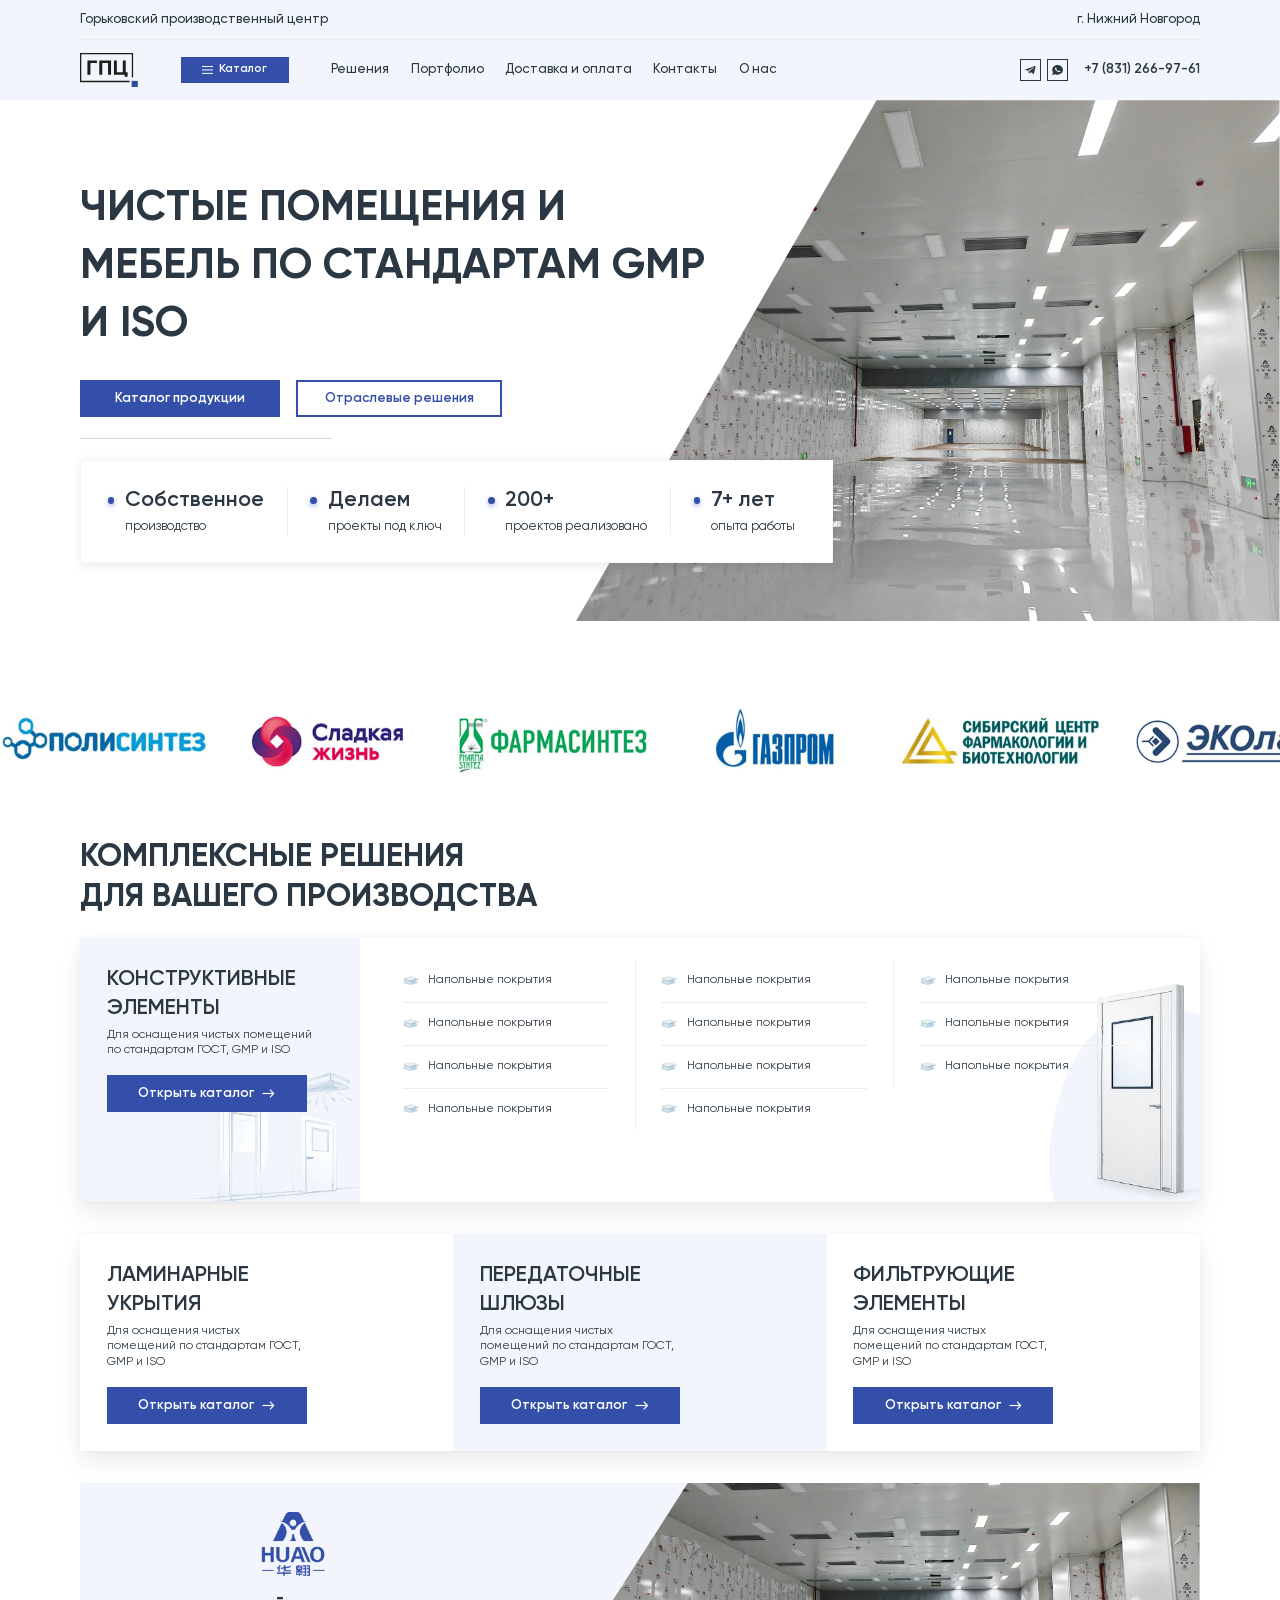
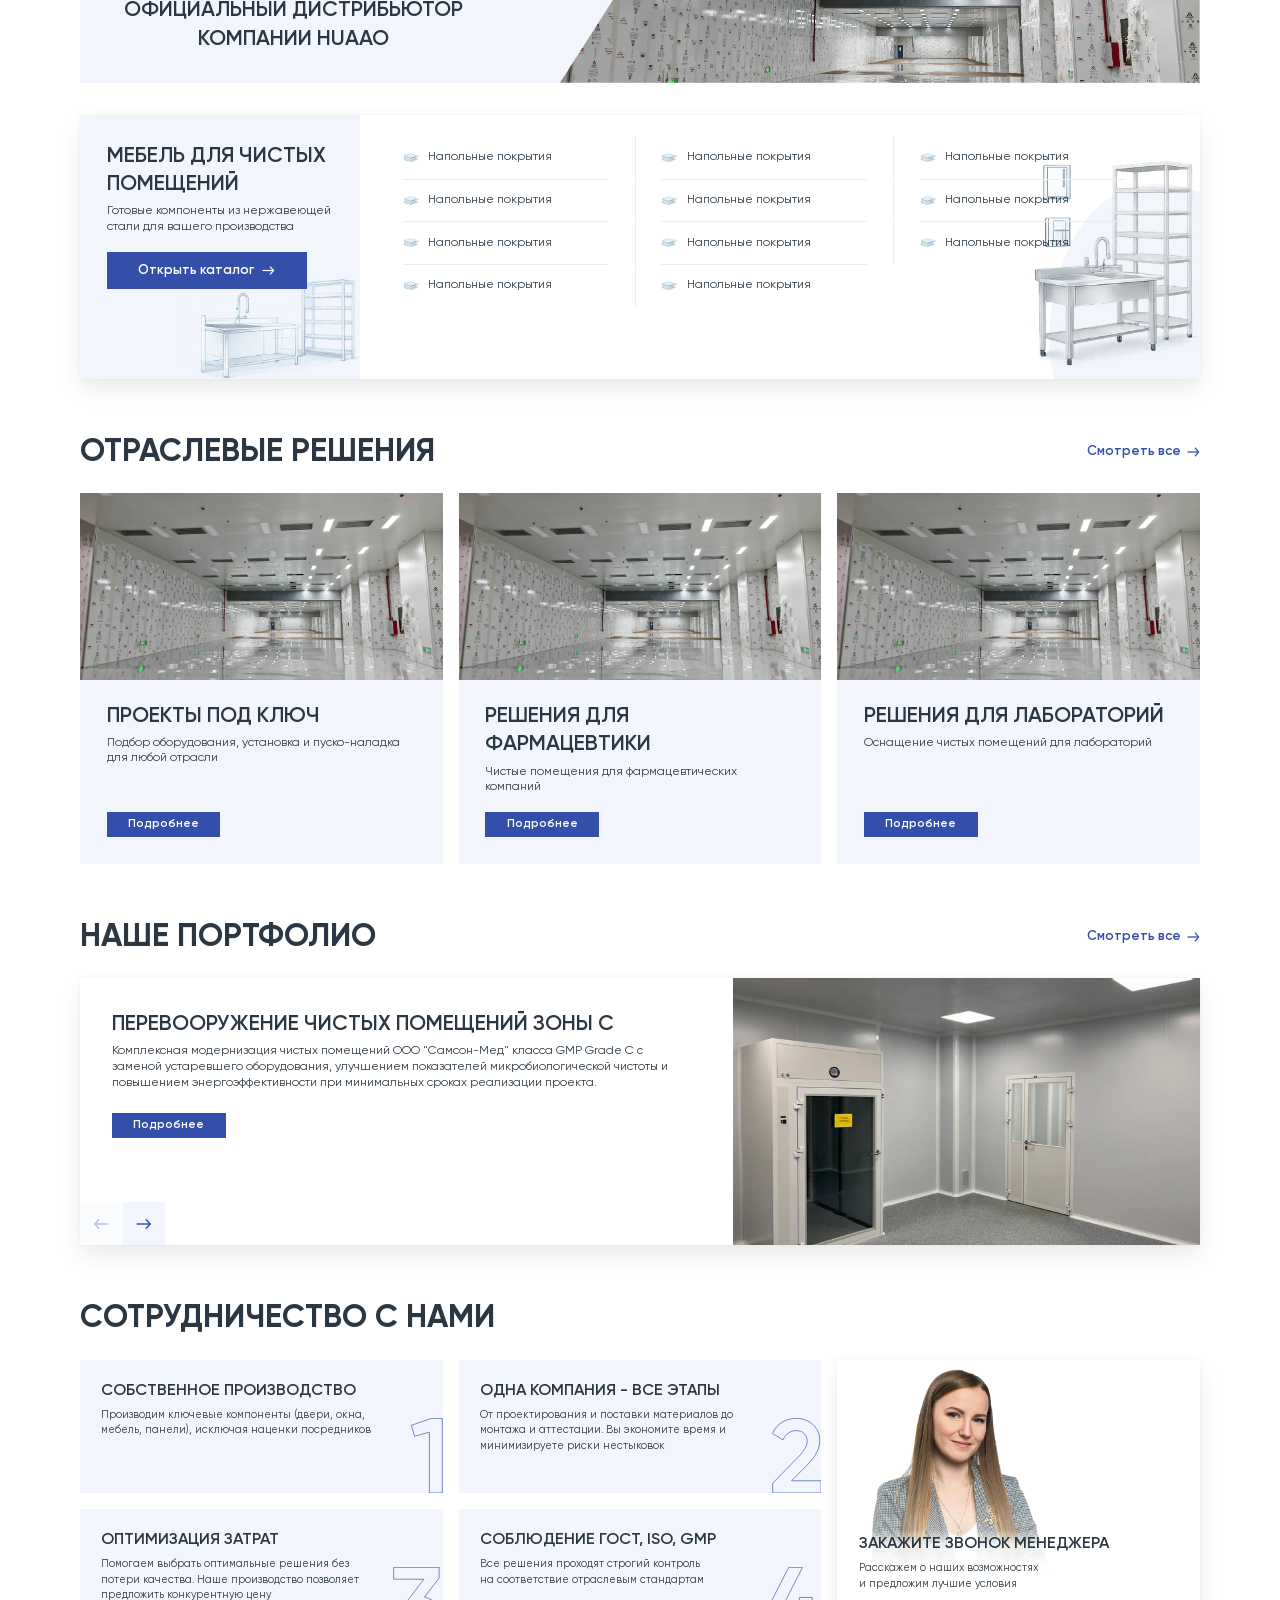
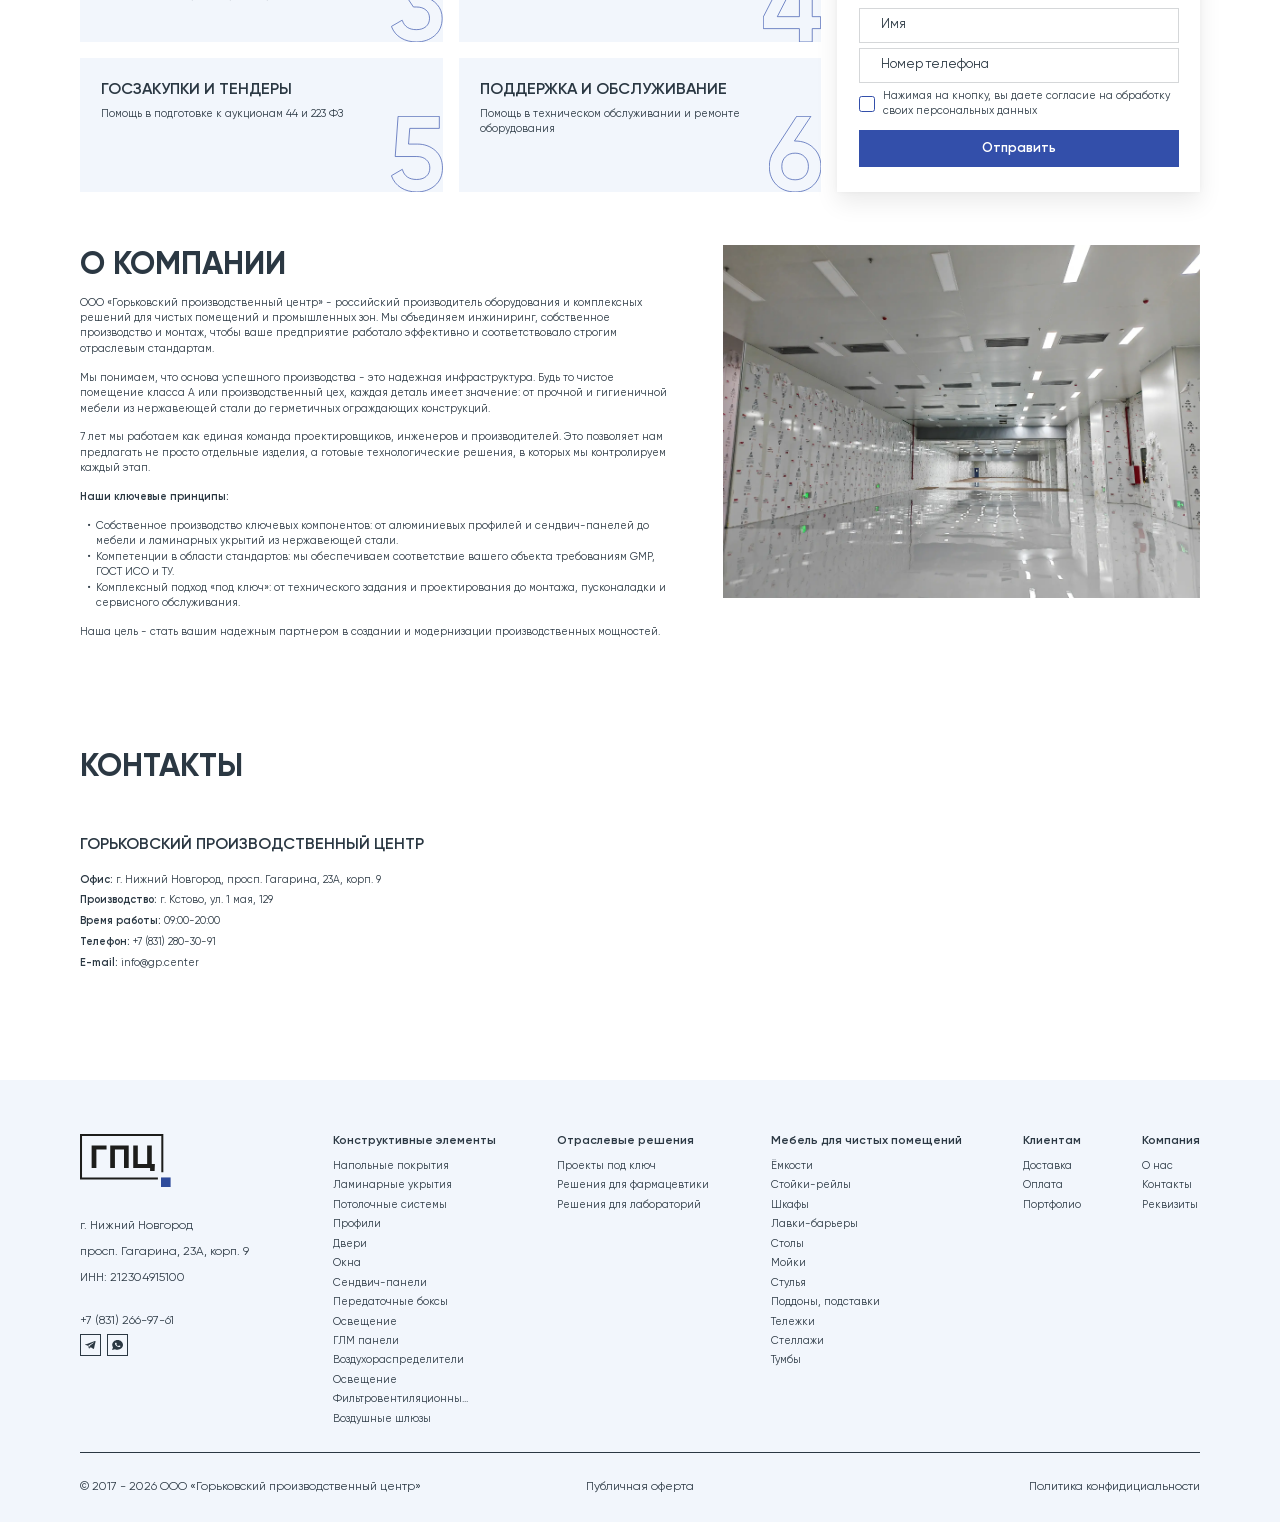
<file: index.html>
<!DOCTYPE html>
<html lang="ru">

<head>
    <meta charset="UTF-8">
    <meta name="viewport" content="width=device-width, initial-scale=1.0">
    <meta name="description" content="">
    <meta name="keywords" content="">
    <meta name="color-scheme" content="light only">
    <link rel="stylesheet" href="css/swiper-bundle.min.css">
    <link rel="stylesheet" href="css/fancybox.css">
    <link rel="stylesheet" href="css/style.min.css">
    <link rel="icon" href="img/favicon.svg" type="image/svg+xml">
    <title>Главная</title>
</head>

<body class="m-page">
    <div class="wrapper">
        <header class="header">
            <div class="container">
                <div class="header__inner">
                    <div class="header__top _flex-between">
                        <div class="header__title">
                            <div class="text20 text12-tablet">
                                Горьковский производственный центр
                            </div>
                        </div>
                        <div class="text20 text14-tablet">
                            г. Нижний Новгород
                        </div>
                    </div>
                    <div class="header__bottom">
                        <a href="" class="header__logo">
                            <img src="img/logo.svg" alt="">
                        </a>
                        <button class="burger m-btn-blue _toggle-menu">
                            <img src="img/burger.svg" alt="" class="_view1">
                            <img src="img/burger2.svg" alt="" class="_view2">
                        </button>
                        <div class="m-menu">
                            <div class="m-menu__scroll _flex">
                                <div class="header-catalog">
                                    <div class="header-catalog__show _toggle-catalog m-btn-blue">
                                        <img src="img/burger.svg" alt="">
                                        <span class="text18 text20-tablet">Каталог</span>
                                    </div>
                                    <div class="catalog-menu">
                                        <div class="catalog-menu__bg _toggle-catalog"></div>
                                        <div class="catalog-menu__modal">
                                            <button class="catalog-menu__close _toggle-catalog">
                                                <img src="img/close.svg" alt="">
                                            </button>
                                            <div class="catalog-menu__inner">
                                                <div class="menu-group">
                                                    <div class="menu-group__col">
                                                        <div class="h4">
                                                            Конструктивные
                                                            элементы
                                                        </div>
                                                    </div>
                                                    <div class="menu-group__col2">
                                                        <div class="solution-category__items">
                                                            <a href="" class="solution-item">
                                                                <div class="solution-item__icon">
                                                                    <img src="img/solution-icon.webp" alt="">
                                                                </div>
                                                                <div class="solution-item__text">
                                                                    <span class="text18">
            Напольные покрытия
        </span>
                                                                </div>
                                                            </a>
                                                            <a href="" class="solution-item">
                                                                <div class="solution-item__icon">
                                                                    <img src="img/solution-icon.webp" alt="">
                                                                </div>
                                                                <div class="solution-item__text">
                                                                    <span class="text18">
            Напольные покрытия
        </span>
                                                                </div>
                                                            </a>
                                                            <a href="" class="solution-item">
                                                                <div class="solution-item__icon">
                                                                    <img src="img/solution-icon.webp" alt="">
                                                                </div>
                                                                <div class="solution-item__text">
                                                                    <span class="text18">
            Напольные покрытия
        </span>
                                                                </div>
                                                            </a>
                                                            <a href="" class="solution-item">
                                                                <div class="solution-item__icon">
                                                                    <img src="img/solution-icon.webp" alt="">
                                                                </div>
                                                                <div class="solution-item__text">
                                                                    <span class="text18">
            Напольные покрытия
        </span>
                                                                </div>
                                                            </a>
                                                            <a href="" class="solution-item">
                                                                <div class="solution-item__icon">
                                                                    <img src="img/solution-icon.webp" alt="">
                                                                </div>
                                                                <div class="solution-item__text">
                                                                    <span class="text18">
            Напольные покрытия
        </span>
                                                                </div>
                                                            </a>
                                                            <a href="" class="solution-item">
                                                                <div class="solution-item__icon">
                                                                    <img src="img/solution-icon.webp" alt="">
                                                                </div>
                                                                <div class="solution-item__text">
                                                                    <span class="text18">
            Напольные покрытия
        </span>
                                                                </div>
                                                            </a>
                                                            <a href="" class="solution-item">
                                                                <div class="solution-item__icon">
                                                                    <img src="img/solution-icon.webp" alt="">
                                                                </div>
                                                                <div class="solution-item__text">
                                                                    <span class="text18">
            Напольные покрытия
        </span>
                                                                </div>
                                                            </a>
                                                            <a href="" class="solution-item">
                                                                <div class="solution-item__icon">
                                                                    <img src="img/solution-icon.webp" alt="">
                                                                </div>
                                                                <div class="solution-item__text">
                                                                    <span class="text18">
            Напольные покрытия
        </span>
                                                                </div>
                                                            </a>
                                                            <a href="" class="solution-item">
                                                                <div class="solution-item__icon">
                                                                    <img src="img/solution-icon.webp" alt="">
                                                                </div>
                                                                <div class="solution-item__text">
                                                                    <span class="text18">
            Напольные покрытия
        </span>
                                                                </div>
                                                            </a>
                                                            <a href="" class="solution-item">
                                                                <div class="solution-item__icon">
                                                                    <img src="img/solution-icon.webp" alt="">
                                                                </div>
                                                                <div class="solution-item__text">
                                                                    <span class="text18">
            Напольные покрытия
        </span>
                                                                </div>
                                                            </a>
                                                            <a href="" class="solution-item">
                                                                <div class="solution-item__icon">
                                                                    <img src="img/solution-icon.webp" alt="">
                                                                </div>
                                                                <div class="solution-item__text">
                                                                    <span class="text18">
            Напольные покрытия
        </span>
                                                                </div>
                                                            </a>
                                                            <a href="" class="solution-item">
                                                                <div class="solution-item__icon">
                                                                    <img src="img/solution-icon.webp" alt="">
                                                                </div>
                                                                <div class="solution-item__text">
                                                                    <span class="text18">
            Напольные покрытия
        </span>
                                                                </div>
                                                            </a>
                                                            <a href="" class="solution-item">
                                                                <div class="solution-item__icon">
                                                                    <img src="img/solution-icon.webp" alt="">
                                                                </div>
                                                                <div class="solution-item__text">
                                                                    <span class="text18">
            Напольные покрытия
        </span>
                                                                </div>
                                                            </a>
                                                            <a href="" class="solution-item">
                                                                <div class="solution-item__icon">
                                                                    <img src="img/solution-icon.webp" alt="">
                                                                </div>
                                                                <div class="solution-item__text">
                                                                    <span class="text18">
            Напольные покрытия
        </span>
                                                                </div>
                                                            </a>
                                                        </div>
                                                    </div>
                                                </div>
                                                <div class="menu-group">
                                                    <div class="menu-group__col">
                                                        <div class="h4">
                                                            Мебель <br>
                                                для чистых помещений
                                                        </div>
                                                    </div>
                                                    <div class="menu-group__col2">
                                                        <div class="solution-category__items">
                                                            <a href="" class="solution-item">
                                                                <div class="solution-item__icon">
                                                                    <img src="img/solution-icon.webp" alt="">
                                                                </div>
                                                                <div class="solution-item__text">
                                                                    <span class="text18">
            Напольные покрытия
        </span>
                                                                </div>
                                                            </a>
                                                            <a href="" class="solution-item">
                                                                <div class="solution-item__icon">
                                                                    <img src="img/solution-icon.webp" alt="">
                                                                </div>
                                                                <div class="solution-item__text">
                                                                    <span class="text18">
            Напольные покрытия
        </span>
                                                                </div>
                                                            </a>
                                                            <a href="" class="solution-item">
                                                                <div class="solution-item__icon">
                                                                    <img src="img/solution-icon.webp" alt="">
                                                                </div>
                                                                <div class="solution-item__text">
                                                                    <span class="text18">
            Напольные покрытия
        </span>
                                                                </div>
                                                            </a>
                                                            <a href="" class="solution-item">
                                                                <div class="solution-item__icon">
                                                                    <img src="img/solution-icon.webp" alt="">
                                                                </div>
                                                                <div class="solution-item__text">
                                                                    <span class="text18">
            Напольные покрытия
        </span>
                                                                </div>
                                                            </a>

                                                            <a href="" class="solution-item">
                                                                <div class="solution-item__icon">
                                                                    <img src="img/solution-icon.webp" alt="">
                                                                </div>
                                                                <div class="solution-item__text">
                                                                    <span class="text18">
            Напольные покрытия
        </span>
                                                                </div>
                                                            </a>
                                                            <a href="" class="solution-item">
                                                                <div class="solution-item__icon">
                                                                    <img src="img/solution-icon.webp" alt="">
                                                                </div>
                                                                <div class="solution-item__text">
                                                                    <span class="text18">
            Напольные покрытия
        </span>
                                                                </div>
                                                            </a>
                                                            <a href="" class="solution-item">
                                                                <div class="solution-item__icon">
                                                                    <img src="img/solution-icon.webp" alt="">
                                                                </div>
                                                                <div class="solution-item__text">
                                                                    <span class="text18">
            Напольные покрытия
        </span>
                                                                </div>
                                                            </a>
                                                            <a href="" class="solution-item">
                                                                <div class="solution-item__icon">
                                                                    <img src="img/solution-icon.webp" alt="">
                                                                </div>
                                                                <div class="solution-item__text">
                                                                    <span class="text18">
            Напольные покрытия
        </span>
                                                                </div>
                                                            </a>

                                                            <a href="" class="solution-item">
                                                                <div class="solution-item__icon">
                                                                    <img src="img/solution-icon.webp" alt="">
                                                                </div>
                                                                <div class="solution-item__text">
                                                                    <span class="text18">
            Напольные покрытия
        </span>
                                                                </div>
                                                            </a>
                                                            <a href="" class="solution-item">
                                                                <div class="solution-item__icon">
                                                                    <img src="img/solution-icon.webp" alt="">
                                                                </div>
                                                                <div class="solution-item__text">
                                                                    <span class="text18">
            Напольные покрытия
        </span>
                                                                </div>
                                                            </a>
                                                            <a href="" class="solution-item">
                                                                <div class="solution-item__icon">
                                                                    <img src="img/solution-icon.webp" alt="">
                                                                </div>
                                                                <div class="solution-item__text">
                                                                    <span class="text18">
            Напольные покрытия
        </span>
                                                                </div>
                                                            </a>
                                                            <a href="" class="solution-item">
                                                                <div class="solution-item__icon">
                                                                    <img src="img/solution-icon.webp" alt="">
                                                                </div>
                                                                <div class="solution-item__text">
                                                                    <span class="text18">
            Напольные покрытия
        </span>
                                                                </div>
                                                            </a>
                                                        </div>
                                                    </div>
                                                </div>
                                                <div class="catalog-menu__links">
                                                    <a href="" class="catalog-menu__link">
                                                        <span class="h4">
                                                    Конструктивные <br>
                                                    элементы
                                                </span>
                                                    </a>
                                                    <a href="" class="catalog-menu__link">
                                                        <span class="h4">
                                                    Передаточные <br>
                                                    шлюзы
                                                </span>
                                                    </a>
                                                    <a href="" class="catalog-menu__link">
                                                        <span class="h4">
                                                    Фильтрующие <br>
                                                    элементы
                                                </span>
                                                    </a>
                                                </div>
                                            </div>
                                        </div>
                                    </div>
                                </div>
                                <nav class="nav">
                                    <ul>
                                        <li><a href="">Решения</a></li>
                                        <li><a href="">Портфолио</a></li>
                                        <li><a href="">Доставка и оплата</a></li>
                                        <li><a href="">Контакты</a></li>
                                        <li><a href="">О нас</a></li>
                                    </ul>
                                </nav>
                            </div>
                        </div>
                        <div class="header-contacts">
                            <div class="socials">
                                <a href="" class="socials__item">
                                    <img src="img/tg.svg" alt="">
                                </a>
                                <a href="" class="socials__item">
                                    <img src="img/whatsapp.svg" alt="">
                                </a>
                            </div>

                            <a href="" class="header-contacts__phone text20 semi-bold-text">
                                +7 (831) 266-97-61
                            </a>
                        </div>
                    </div>
                </div>
            </div>


            <div class="mob-footer">
                <a href="tel:+7(831)266-97-45" class="mob-footer__phone text18 medium-text">
                    +7(831)266-97-45
                </a>
                <div class="mob-footer__badge">
                    <span>Позвонить</span>
                </div>
                <div class="mob-footer__nav _flex">
                    <a href="" class="mob-footer__btn">
                        <i>
                <img src="img/menu-icon.webp" alt="">
            </i>
                        <span>Элементы</span>
                    </a>
                    <a href="" class="mob-footer__btn">
                        <i>
                <img src="img/menu-icon3.webp" alt="">
            </i>
                        <span>Мебель</span>
                    </a>
                    <button class="mob-footer__btn _toggle-menu">
                        <i>
                <img src="img/menu-icon.svg" alt="">
            </i>
                        <span>Меню</span>
                    </button>
                </div>
            </div>
        </header>
        <main class="content">

            <div class="main m-section _first">
                <div class="container">
                    <div class="main__inner">
                        <div class="main__col">
                            <div class="main__top">
                                <h1 class="h1">
                                    Чистые помещения и мебель
                                    по стандартам GMP и ISO
                                </h1>
                                <div class="main__nav _mt40 _mt24-tablet _flex">
                                    <a href="" class="main__btn m-btn m-btn-blue">
                                        <span>Каталог продукции</span>
                                    </a>
                                    <a href="" class="main__btn m-btn m-btn-blue-outline">
                                        <span>Отраслевые решения</span>
                                    </a>
                                </div>
                            </div>
                            <div class="main__bottom">
                                <div class="main__items">
                                    <div class="main-item">
                                        <div class="main-item__content">
                                            <div class="text32 text24-tablet semi-bold-text">Cобственное</div>
                                            <div class="text20">производство</div>
                                        </div>
                                    </div>
                                    <div class="main-item">
                                        <div class="main-item__content">
                                            <div class="text32 text24-tablet semi-bold-text">Делаем</div>
                                            <div class="text20">проекты под ключ</div>
                                        </div>
                                    </div>
                                    <div class="main-item">
                                        <div class="main-item__content">
                                            <div class="text32 text24-tablet semi-bold-text">200+</div>
                                            <div class="text20">проектов реализовано</div>
                                        </div>
                                    </div>
                                    <div class="main-item">
                                        <div class="main-item__content">
                                            <div class="text32 text24-tablet semi-bold-text">7+ лет</div>
                                            <div class="text20">опыта работы</div>
                                        </div>
                                    </div>
                                </div>
                            </div>
                        </div>
                        <img src="img/main.webp" alt="" class="main__img">
                    </div>
                </div>

            </div>

            <div class="clients m-section">
                <div class="marquee">
                    <div class="marquee__track">
                        <div class="client-item">
                            <img src="img/client-img.webp" alt="">
                        </div>
                        <div class="client-item">
                            <img src="img/client-img2.webp" alt="">
                        </div>
                        <div class="client-item">
                            <img src="img/client-img3.webp" alt="">
                        </div>
                        <div class="client-item">
                            <img src="img/client-img4.webp" alt="">
                        </div>
                        <div class="client-item">
                            <img src="img/client-img5.webp" alt="">
                        </div>
                        <div class="client-item">
                            <img src="img/client-img6.webp" alt="">
                        </div>
                        <div class="client-item">
                            <img src="img/client-img7.webp" alt="">
                        </div>
                        <div class="client-item">
                            <img src="img/client-img8.webp" alt="">
                        </div>
                        <div class="client-item">
                            <img src="img/client-img9.webp" alt="">
                        </div>
                        <div class="client-item">
                            <img src="img/client-img10.webp" alt="">
                        </div>
                        <div class="client-item">
                            <img src="img/client-img.webp" alt="">
                        </div>
                        <div class="client-item">
                            <img src="img/client-img2.webp" alt="">
                        </div>
                        <div class="client-item">
                            <img src="img/client-img3.webp" alt="">
                        </div>
                        <div class="client-item">
                            <img src="img/client-img4.webp" alt="">
                        </div>
                        <div class="client-item">
                            <img src="img/client-img5.webp" alt="">
                        </div>
                        <div class="client-item">
                            <img src="img/client-img6.webp" alt="">
                        </div>
                        <div class="client-item">
                            <img src="img/client-img7.webp" alt="">
                        </div>
                        <div class="client-item">
                            <img src="img/client-img8.webp" alt="">
                        </div>
                        <div class="client-item">
                            <img src="img/client-img9.webp" alt="">
                        </div>
                        <div class="client-item">
                            <img src="img/client-img10.webp" alt="">
                        </div>
                    </div>
                </div>
            </div>

            <div class="main-solutions m-section">
                <div class="container">
                    <div class="main-solutions__top">
                        <div class="h2">
                            Комплексные решения
                            <span class="_no-wrap">для вашего</span> производства
                        </div>
                    </div>
                    <div class="_mt32">
                        <div class="solution-category _toggle-more-parent">
                            <div class="solution-category__col">
                                <div class="solution-card">
                                    <div class="solution-card__content">
                                        <div class="h3">
                                            Конструктивные элементы
                                        </div>
                                        <div class="_mt8">
                                            <div class="text18 text16-tablet">
                                                Для оснащения чистых помещений <span class="_no-wrap">по стандартам</span> ГОСТ, GMP и ISO
                                            </div>
                                        </div>
                                        <div class="solution-card__nav _flex _mt24">
                                            <a href="" class="solution-card__link m-btn m-btn-blue">
                                                <span>Открыть каталог</span>
                                                <img src="img/arrow-right.svg" alt="">
                                            </a>
                                        </div>
                                    </div>

                                    <img src="img/solution-card-bg.webp" alt="" class="solution-card__img">

                                </div>
                            </div>
                            <div class="solution-category__col2">
                                <div class="solution-category__items">
                                    <a href="" class="solution-item">
                                        <div class="solution-item__icon">
                                            <img src="img/solution-icon.webp" alt="">
                                        </div>
                                        <div class="solution-item__text">
                                            <span class="text18">
            Напольные покрытия
        </span>
                                        </div>
                                    </a>
                                    <a href="" class="solution-item">
                                        <div class="solution-item__icon">
                                            <img src="img/solution-icon.webp" alt="">
                                        </div>
                                        <div class="solution-item__text">
                                            <span class="text18">
            Напольные покрытия
        </span>
                                        </div>
                                    </a>
                                    <a href="" class="solution-item">
                                        <div class="solution-item__icon">
                                            <img src="img/solution-icon.webp" alt="">
                                        </div>
                                        <div class="solution-item__text">
                                            <span class="text18">
            Напольные покрытия
        </span>
                                        </div>
                                    </a>
                                    <a href="" class="solution-item">
                                        <div class="solution-item__icon">
                                            <img src="img/solution-icon.webp" alt="">
                                        </div>
                                        <div class="solution-item__text">
                                            <span class="text18">
            Напольные покрытия
        </span>
                                        </div>
                                    </a>
                                    <a href="" class="solution-item">
                                        <div class="solution-item__icon">
                                            <img src="img/solution-icon.webp" alt="">
                                        </div>
                                        <div class="solution-item__text">
                                            <span class="text18">
            Напольные покрытия
        </span>
                                        </div>
                                    </a>
                                    <a href="" class="solution-item">
                                        <div class="solution-item__icon">
                                            <img src="img/solution-icon.webp" alt="">
                                        </div>
                                        <div class="solution-item__text">
                                            <span class="text18">
            Напольные покрытия
        </span>
                                        </div>
                                    </a>
                                    <a href="" class="solution-item">
                                        <div class="solution-item__icon">
                                            <img src="img/solution-icon.webp" alt="">
                                        </div>
                                        <div class="solution-item__text">
                                            <span class="text18">
            Напольные покрытия
        </span>
                                        </div>
                                    </a>
                                    <a href="" class="solution-item">
                                        <div class="solution-item__icon">
                                            <img src="img/solution-icon.webp" alt="">
                                        </div>
                                        <div class="solution-item__text">
                                            <span class="text18">
            Напольные покрытия
        </span>
                                        </div>
                                    </a>
                                    <a href="" class="solution-item">
                                        <div class="solution-item__icon">
                                            <img src="img/solution-icon.webp" alt="">
                                        </div>
                                        <div class="solution-item__text">
                                            <span class="text18">
            Напольные покрытия
        </span>
                                        </div>
                                    </a>
                                    <a href="" class="solution-item">
                                        <div class="solution-item__icon">
                                            <img src="img/solution-icon.webp" alt="">
                                        </div>
                                        <div class="solution-item__text">
                                            <span class="text18">
            Напольные покрытия
        </span>
                                        </div>
                                    </a>
                                    <a href="" class="solution-item">
                                        <div class="solution-item__icon">
                                            <img src="img/solution-icon.webp" alt="">
                                        </div>
                                        <div class="solution-item__text">
                                            <span class="text18">
            Напольные покрытия
        </span>
                                        </div>
                                    </a>
                                </div>
                                <div class="solution-category__nav">
                                    <button class="more-btn _toggle-more">
                                        <span class="text16 _view1">Показать больше</span>
                                        <span class="text16 _view2">Скрыть</span>
                                        <img src="img/arrow-bottom.svg" alt="">
                                    </button>
                                </div>
                                <img src="img/solution-category.webp" alt="" class="solution-category__img">
                            </div>
                        </div>
                    </div>
                    <div class="_mt48 _mt32-tablet">
                        <div class="main-solutions__items">
                            <div class="solution-card">
                                <div class="solution-card__content">
                                    <div class="h3">
                                        ламинарные укрытия
                                    </div>
                                    <div class="_mt8">
                                        <div class="text18 text16-tablet">
                                            Для оснащения чистых помещений <span class="_no-wrap">по стандартам</span> ГОСТ, GMP и ISO
                                        </div>
                                    </div>
                                    <div class="solution-card__nav _flex _mt24">
                                        <a href="" class="solution-card__link m-btn m-btn-blue">
                                            <span>Открыть каталог</span>
                                            <img src="img/arrow-right.svg" alt="">
                                        </a>
                                    </div>
                                </div>

                            </div>
                            <div class="solution-card">
                                <div class="solution-card__content">
                                    <div class="h3">
                                        передаточные шлюзы
                                    </div>
                                    <div class="_mt8">
                                        <div class="text18 text16-tablet">
                                            Для оснащения чистых помещений <span class="_no-wrap">по стандартам</span> ГОСТ, GMP и ISO
                                        </div>
                                    </div>
                                    <div class="solution-card__nav _flex _mt24">
                                        <a href="" class="solution-card__link m-btn m-btn-blue">
                                            <span>Открыть каталог</span>
                                            <img src="img/arrow-right.svg" alt="">
                                        </a>
                                    </div>
                                </div>

                            </div>
                            <div class="solution-card">
                                <div class="solution-card__content">
                                    <div class="h3">
                                        фильтрующие элементы
                                    </div>
                                    <div class="_mt8">
                                        <div class="text18 text16-tablet">
                                            Для оснащения чистых помещений <span class="_no-wrap">по стандартам</span> ГОСТ, GMP и ISO
                                        </div>
                                    </div>
                                    <div class="solution-card__nav _flex _mt24">
                                        <a href="" class="solution-card__link m-btn m-btn-blue">
                                            <span>Открыть каталог</span>
                                            <img src="img/arrow-right.svg" alt="">
                                        </a>
                                    </div>
                                </div>

                            </div>
                        </div>
                    </div>
                    <div class="_mt48 _mt32-tablet">
                        <div class="solution-banner">
                            <div class="solution-banner__col">
                                <img src="img/solution-banner.webp" alt="">
                                <div class="solution-banner__title">
                                    <div class="h3">
                                        Официальный дистрибьютор
                                        компании Huaao
                                    </div>
                                </div>
                            </div>
                            <img src="img/main.webp" alt="" class="solution-banner__img">
                        </div>
                    </div>
                    <div class="_mt48 _mt32-tablet">
                        <div class="solution-category _toggle-more-parent">
                            <div class="solution-category__col">
                                <div class="solution-card">
                                    <div class="solution-card__content">
                                        <div class="h3">
                                            мебель для чистых помещений
                                        </div>
                                        <div class="_mt8">
                                            <div class="text18 text16-tablet">
                                                Готовые компоненты из нержавеющей стали для вашего производства
                                            </div>
                                        </div>
                                        <div class="solution-card__nav _flex _mt24">
                                            <a href="" class="solution-card__link m-btn m-btn-blue">
                                                <span>Открыть каталог</span>
                                                <img src="img/arrow-right.svg" alt="">
                                            </a>
                                        </div>
                                    </div>

                                    <img src="img/solution-card-bg2.webp" alt="" class="solution-card__img">

                                </div>
                            </div>
                            <div class="solution-category__col2">
                                <div class="solution-category__items">
                                    <a href="" class="solution-item">
                                        <div class="solution-item__icon">
                                            <img src="img/solution-icon.webp" alt="">
                                        </div>
                                        <div class="solution-item__text">
                                            <span class="text18">
            Напольные покрытия
        </span>
                                        </div>
                                    </a>
                                    <a href="" class="solution-item">
                                        <div class="solution-item__icon">
                                            <img src="img/solution-icon.webp" alt="">
                                        </div>
                                        <div class="solution-item__text">
                                            <span class="text18">
            Напольные покрытия
        </span>
                                        </div>
                                    </a>
                                    <a href="" class="solution-item">
                                        <div class="solution-item__icon">
                                            <img src="img/solution-icon.webp" alt="">
                                        </div>
                                        <div class="solution-item__text">
                                            <span class="text18">
            Напольные покрытия
        </span>
                                        </div>
                                    </a>
                                    <a href="" class="solution-item">
                                        <div class="solution-item__icon">
                                            <img src="img/solution-icon.webp" alt="">
                                        </div>
                                        <div class="solution-item__text">
                                            <span class="text18">
            Напольные покрытия
        </span>
                                        </div>
                                    </a>
                                    <a href="" class="solution-item">
                                        <div class="solution-item__icon">
                                            <img src="img/solution-icon.webp" alt="">
                                        </div>
                                        <div class="solution-item__text">
                                            <span class="text18">
            Напольные покрытия
        </span>
                                        </div>
                                    </a>
                                    <a href="" class="solution-item">
                                        <div class="solution-item__icon">
                                            <img src="img/solution-icon.webp" alt="">
                                        </div>
                                        <div class="solution-item__text">
                                            <span class="text18">
            Напольные покрытия
        </span>
                                        </div>
                                    </a>
                                    <a href="" class="solution-item">
                                        <div class="solution-item__icon">
                                            <img src="img/solution-icon.webp" alt="">
                                        </div>
                                        <div class="solution-item__text">
                                            <span class="text18">
            Напольные покрытия
        </span>
                                        </div>
                                    </a>
                                    <a href="" class="solution-item">
                                        <div class="solution-item__icon">
                                            <img src="img/solution-icon.webp" alt="">
                                        </div>
                                        <div class="solution-item__text">
                                            <span class="text18">
            Напольные покрытия
        </span>
                                        </div>
                                    </a>
                                    <a href="" class="solution-item">
                                        <div class="solution-item__icon">
                                            <img src="img/solution-icon.webp" alt="">
                                        </div>
                                        <div class="solution-item__text">
                                            <span class="text18">
            Напольные покрытия
        </span>
                                        </div>
                                    </a>
                                    <a href="" class="solution-item">
                                        <div class="solution-item__icon">
                                            <img src="img/solution-icon.webp" alt="">
                                        </div>
                                        <div class="solution-item__text">
                                            <span class="text18">
            Напольные покрытия
        </span>
                                        </div>
                                    </a>
                                    <a href="" class="solution-item">
                                        <div class="solution-item__icon">
                                            <img src="img/solution-icon.webp" alt="">
                                        </div>
                                        <div class="solution-item__text">
                                            <span class="text18">
            Напольные покрытия
        </span>
                                        </div>
                                    </a>
                                </div>
                                <div class="solution-category__nav">
                                    <button class="more-btn _toggle-more">
                                        <span class="text16 _view1">Показать больше</span>
                                        <span class="text16 _view2">Скрыть</span>
                                        <img src="img/arrow-bottom.svg" alt="">
                                    </button>
                                </div>
                                <img src="img/solution-category2.webp" alt="" class="solution-category__img">
                            </div>
                        </div>
                    </div>
                </div>


            </div>

            <div class="sector-solutions m-section">
                <div class="container">
                    <div class="m-section__top _flex-between">
                        <div class="h2">
                            Отраслевые решения
                        </div>
                        <a href="" class="arrow-link">
                            <span>Смотреть все</span>
                            <img src="img/arrow-right2.svg" alt="">
                        </a>
                    </div>
                    <div class="_mt32 _mt24-tablet grid3 grid-tablet2 grid-mob">
                        <div class="solution-card2">
                            <div class="solution-card2__img">
                                <img src="img/main.webp" alt="" class="">
                            </div>
                            <div class="solution-card2__content">
                                <div class="h3">
                                    проекты под ключ
                                </div>
                                <div class="_mt8">
                                    <div class="text18 text14-tablet">
                                        Подбор оборудования, установка <span class="_no-wrap">и пуско-наладка</span> для любой отрасли
                                    </div>
                                </div>
                                <div class="solution-card2__nav _flex _mt24">
                                    <a href="" class="solution-card2__link m-btn m-btn-small m-btn-blue">
                                        <span>Подробнее</span>
                                    </a>
                                </div>
                            </div>
                        </div>
                        <div class="solution-card2">
                            <div class="solution-card2__img">
                                <img src="img/main.webp" alt="" class="">
                            </div>
                            <div class="solution-card2__content">
                                <div class="h3">
                                    решения для фармацевтики
                                </div>
                                <div class="_mt8">
                                    <div class="text18 text14-tablet">
                                        Чистые помещения для фармацевтических компаний
                                    </div>
                                </div>
                                <div class="solution-card2__nav _flex _mt24">
                                    <a href="" class="solution-card2__link m-btn m-btn-small m-btn-blue">
                                        <span>Подробнее</span>
                                    </a>
                                </div>
                            </div>
                        </div>
                        <div class="solution-card2">
                            <div class="solution-card2__img">
                                <img src="img/main.webp" alt="" class="">
                            </div>
                            <div class="solution-card2__content">
                                <div class="h3">
                                    решения для лабораторий
                                </div>
                                <div class="_mt8">
                                    <div class="text18 text14-tablet">
                                        Оснащение чистых помещений для лабораторий
                                    </div>
                                </div>
                                <div class="solution-card2__nav _flex _mt24">
                                    <a href="" class="solution-card2__link m-btn m-btn-small m-btn-blue">
                                        <span>Подробнее</span>
                                    </a>
                                </div>
                            </div>
                        </div>
                    </div>
                </div>
            </div>

            <div class="main-portfolio m-section">
                <div class="container">
                    <div class="m-section__top _flex-between">
                        <div class="h2">
                            Наше портфолио
                        </div>
                        <a href="" class="arrow-link">
                            <span>Смотреть все</span>
                            <img src="img/arrow-right2.svg" alt="">
                        </a>
                    </div>
                    <div class="portfolio-slider slider _mt32 _mt24-tablet">
                        <div class="slider__wrap">
                            <div class="swiper-container">
                                <div class="swiper-wrapper">
                                    <div class="swiper-slide">
                                        <div class="portfolio-card">
                                            <div class="portfolio-card__col">
                                                <div class="h3">
                                                    Перевооружение чистых помещений зоны С
                                                </div>
                                                <div class="_mt8">
                                                    <div class="text18 text16-tablet">
                                                        Комплексная модернизация чистых помещений ООО "Самсон-Мед" класса GMP Grade C с заменой устаревшего оборудования, улучшением показателей микробиологической чистоты и повышением энергоэффективности при минимальных сроках реализации проекта.
                                                    </div>
                                                </div>
                                                <div class="portfolio-card__nav _flex _mt32 _mt16-tablet">
                                                    <a href="" class="portfolio-card__link m-btn m-btn-small m-btn-blue">
                                                        <span>Подробнее</span>
                                                    </a>
                                                </div>
                                            </div>
                                            <div class="portfolio-card__col2">
                                                <img src="img/portfolio-img.webp" alt="" class="portfolio-card__img">
                                            </div>
                                        </div>
                                    </div>
                                    <div class="swiper-slide">
                                        <div class="portfolio-card">
                                            <div class="portfolio-card__col">
                                                <div class="h3">
                                                    Перевооружение чистых помещений зоны С
                                                </div>
                                                <div class="_mt8">
                                                    <div class="text18 text16-tablet">
                                                        Комплексная модернизация чистых помещений ООО "Самсон-Мед" класса GMP Grade C с заменой устаревшего оборудования, улучшением показателей микробиологической чистоты и повышением энергоэффективности при минимальных сроках реализации проекта.
                                                    </div>
                                                </div>
                                                <div class="portfolio-card__nav _flex _mt32 _mt16-tablet">
                                                    <a href="" class="portfolio-card__link m-btn m-btn-small m-btn-blue">
                                                        <span>Подробнее</span>
                                                    </a>
                                                </div>
                                            </div>
                                            <div class="portfolio-card__col2">
                                                <img src="img/portfolio-img.webp" alt="" class="portfolio-card__img">
                                            </div>
                                        </div>
                                    </div>
                                </div>
                            </div>
                        </div>
                        <div class="swiper-nav">
                            <div class="swiper-button swiper-button-prev">
                                <img src="img/prev.svg" alt="">
                            </div>
                            <div class="swiper-button swiper-button-next">
                                <img src="img/next.svg" alt="">
                            </div>
                        </div>

                    </div>
                </div>
            </div>

            <div class="cooperate m-section">
                <div class="container">
                    <div class="h2">
                        Сотрудничество <span class="_no-wrap">с нами</span>
                    </div>
                    <div class="cooperate__grid grid3 grid-tablet _mt32 _mt24-tablet">
                        <div class="cooperate__col">
                            <div class="cooperate__items grid2 grid-tablet2 grid-mob-small">
                                <div class="cooperate-item">
                                    <div class="h4">
                                        Собственное производство
                                    </div>
                                    <div class="_mt8">
                                        <div class="text16">
                                            Производим ключевые компоненты (двери, окна, мебель, панели), исключая наценки посредников
                                        </div>
                                    </div>
                                    <img src="img/cooperate-num.svg" alt="" class="cooperate-item__icon">
                                </div>
                                <div class="cooperate-item">
                                    <div class="h4">
                                        Одна компания - все этапы
                                    </div>
                                    <div class="_mt8">
                                        <div class="text16">
                                            От проектирования и поставки материалов до монтажа <span class="_no-wrap">и аттестации.</span> Вы экономите время и минимизируете риски нестыковок
                                        </div>
                                    </div>
                                    <img src="img/cooperate-num2.svg" alt="" class="cooperate-item__icon">
                                </div>
                                <div class="cooperate-item">
                                    <div class="h4">
                                        Оптимизация затрат
                                    </div>
                                    <div class="_mt8">
                                        <div class="text16">
                                            Помогаем выбрать оптимальные решения без потери качества. Наше производство позволяет предложить конкурентную цену
                                        </div>
                                    </div>
                                    <img src="img/cooperate-num3.svg" alt="" class="cooperate-item__icon">
                                </div>
                                <div class="cooperate-item">
                                    <div class="h4">
                                        Соблюдение ГОСТ, ISO, GMP
                                    </div>
                                    <div class="_mt8">
                                        <div class="text16">
                                            Все решения проходят строгий контроль <span class="_no-wrap">на соответствие</span> отраслевым стандартам
                                        </div>
                                    </div>
                                    <img src="img/cooperate-num4.svg" alt="" class="cooperate-item__icon">
                                </div>
                                <div class="cooperate-item">
                                    <div class="h4">
                                        Госзакупки и тендеры
                                    </div>
                                    <div class="_mt8">
                                        <div class="text16">
                                            Помощь в подготовке к аукционам 44 и 223 ФЗ
                                        </div>
                                    </div>
                                    <img src="img/cooperate-num5.svg" alt="" class="cooperate-item__icon">
                                </div>
                                <div class="cooperate-item">
                                    <div class="h4">
                                        Поддержка и обслуживание
                                    </div>
                                    <div class="_mt8">
                                        <div class="text16">
                                            Помощь в техническом обслуживании <span class="_no-wrap">и ремонте</span> оборудования
                                        </div>
                                    </div>
                                    <img src="img/cooperate-num6.svg" alt="" class="cooperate-item__icon">
                                </div>
                            </div>
                        </div>
                        <div class="cooperate__col2">
                            <img src="img/cooperate.webp" alt="" class="cooperate__img">
                            <div class="m-form">
                                <div class="m-form__top">
                                    <div class="h4">
                                        Закажите звонок менеджера
                                    </div>

                                    <div class="_mt8">
                                        <div class="text16">
                                            Расскажем о наших возможностях <br> и предложим лучшие условия
                                        </div>
                                    </div>

                                </div>
                                <form>
                                    <div class="m-form__fields">
                                        <div class="fg">
                                            <input type="text" placeholder="Имя">
                                        </div>
                                        <div class="fg">
                                            <input type="tel" placeholder="Номер телефона">
                                        </div>
                                    </div>
                                    <div class="m-check">
                                        <p>
                                            <span class="wpcf7-form-control-wrap" data-name="acceptance-consent"><span class="wpcf7-form-control wpcf7-acceptance"><span class="wpcf7-list-item"><label><input type="checkbox" name="acceptance-consent" value="1" aria-invalid="false"><span class="wpcf7-list-item-label">Нажимая на кнопку, вы даете согласие на обработку своих персональных данных</span></label></span></span></span>
                                        </p>
                                    </div>
                                    <input class="wpcf7-form-control wpcf7-submit has-spinner" type="submit" value="Отправить" disabled="">
                                </form>

                                <div class="m-form__success form-thank">
                                    <img class="form-thank__icon" src="img/check2.svg" alt="">
                                    <div class="form-thank__content">
                                        <div class="h3">
                                            Спасибо, мы получили
                                            вашу заявку
                                        </div>
                                        <div class="text18 text14-tablet">
                                            Мы свяжемся с вами в рабочее время
                                        </div>
                                    </div>
                                </div>
                            </div>
                        </div>
                    </div>
                </div>
            </div>

            <div class="main-about m-section">
                <div class="container">
                    <div class="main-about__grid">
                        <div class="main-about__col">
                            <div class="h2">
                                О компании
                            </div>
                            <div class="_mt16 _mt8-tablet">
                                <div class="text">
                                    <p>ООО «Горьковский производственный центр» - российский производитель оборудования и комплексных решений для чистых помещений и промышленных зон. Мы объединяем инжиниринг, собственное производство и монтаж, чтобы ваше предприятие работало эффективно и соответствовало строгим отраслевым стандартам.</p>
                                    <p>Мы понимаем, что основа успешного производства - это надежная инфраструктура. Будь то чистое помещение класса A или производственный цех, каждая деталь имеет значение: от прочной и гигиеничной мебели из нержавеющей стали до герметичных ограждающих конструкций.</p>
                                    <p>7 лет мы работаем как единая команда проектировщиков, инженеров и производителей. Это позволяет нам предлагать не просто отдельные изделия, а готовые технологические решения, в которых мы контролируем каждый этап.</p>

                                    <h6>
                                        Наши ключевые принципы:
                                    </h6>
                                    <ul>
                                        <li>Собственное производство ключевых компонентов: от алюминиевых профилей и сендвич-панелей до мебели и ламинарных укрытий из нержавеющей стали.</li>
                                        <li>Компетенции в области стандартов: мы обеспечиваем соответствие вашего объекта требованиям GMP, ГОСТ ИСО и ТУ.</li>
                                        <li>Комплексный подход «под ключ»: от технического задания и проектирования до монтажа, пусконаладки и сервисного обслуживания.</li>
                                    </ul>
                                    <p>Наша цель - стать вашим надежным партнером в создании и модернизации производственных мощностей.</p>
                                </div>
                            </div>
                        </div>
                        <div class="main-about__col2">
                            <img src="img/main.webp" alt="" class="main-about__img">
                        </div>
                    </div>
                </div>
            </div>

            <div class="main-contacts m-section _pb0-mob">
                <div class="container">
                    <div class="main-contacts__grid">
                        <div class="main-contacts__col">
                            <div class="h2">
                                Контакты
                            </div>
                            <div class="main-contacts__bottom">
                                <div class="h4 text16-tablet">
                                    Горьковский производственный центр
                                </div>
                                <div class="main-contacts__items _mt24 _mt16-tablet">
                                    <div class="text16">
                                        <span class="semi-bold-text">Офис:</span> г. Нижний Новгород, просп. Гагарина, 23А, корп. 9
                                    </div>
                                    <div class="text16">
                                        <span class="semi-bold-text">Производство:</span> г. Кстово, ул. 1 мая, 129
                                    </div>
                                    <div class="text16">
                                        <span class="semi-bold-text">Время работы:</span> 09:00-20:00
                                    </div>
                                    <div class="text16">
                                        <span class="semi-bold-text">Телефон:</span> +7 (831) 280-30-91
                                    </div>
                                    <div class="text16">
                                        <span class="semi-bold-text">E-mail:</span> info@gp.center
                                    </div>
                                </div>
                            </div>
                        </div>
                        <div class="main-contacts__col2">
                            <div id="map" class="map"></div>
                            <script src="https://api-maps.yandex.ru/2.1/?lang=ru_RU&amp;apikey=9133eb49-3a97-4b2d-90be-6b80a97a5036"></script>
                            <script>
                                ymaps.ready(initMap);

                                function initMap() {
                                    var coords = [56.295760, 43.972255]; // широта, долгота

                                    var map = new ymaps.Map('map', {
                                        center: coords,
                                        zoom: 16,
                                        controls: ['zoomControl', 'fullscreenControl']
                                    });

                                    map.behaviors.disable('scrollZoom');

                                    var placemark = new ymaps.Placemark(coords, {
                                        balloonContentHeader: 'ГПЦ',
                                        balloonContentBody: 'Металлическая мебель'
                                    }, {
                                        preset: 'islands#redDotIcon'
                                    });

                                    map.geoObjects.add(placemark);
                                }
                            </script>


                        </div>
                    </div>
                </div>
            </div>

        </main>
        <footer class="footer">
            <div class="container">
                <div class="footer__top">
                    <div class="footer__top-col">
                        <a href="" class="footer__logo">
                            <img src="img/logo.svg" alt="">
                            <span class="text12 medium-text">
                    Горьковский <br> производственный центр
                </span>
                        </a>
                        <div class="footer__info">
                            <div class="text18">г. Нижний Новгород</div>
                            <div class="text18">просп. Гагарина, 23А, корп. 9</div>
                            <div class="text18">ИНН: 212304915100</div>
                        </div>
                        <div class="footer__contacts _mt40 _mt32-tablet">
                            <a href="" class="text18">
                                +7 (831) 266-97-61
                            </a>
                            <div class="socials">
                                <a href="" class="socials__item">
                                    <img src="img/tg.svg" alt="">
                                </a>
                                <a href="" class="socials__item">
                                    <img src="img/whatsapp.svg" alt="">
                                </a>
                            </div>

                        </div>
                    </div>
                    <div class="footer__top-col2">
                        <div class="footer-nav">
                            <div class="footer-nav__top">
                                <div class="text18 semi-bold-text">
                                    Конструктивные элементы
                                </div>
                            </div>
                            <div class="footer-nav__bottom">
                                <ul>
                                    <li><a href="">Напольные покрытия</a></li>
                                    <li><a href="">Ламинарные укрытия</a></li>
                                    <li><a href="">Потолочные системы</a></li>
                                    <li><a href="">Профили</a></li>
                                    <li><a href="">Двери</a></li>
                                    <li><a href="">Окна</a></li>
                                    <li><a href="">Сендвич-панели</a></li>
                                    <li><a href="">Передаточные боксы</a></li>
                                    <li><a href="">Освещение</a></li>
                                    <li><a href="">ГЛМ панели</a></li>
                                    <li><a href="">Воздухораспределители</a></li>
                                    <li><a href="">Освещение</a></li>
                                    <li><a href="">Фильтровентиляционны...</a></li>
                                    <li><a href="">Воздушные шлюзы</a></li>
                                </ul>
                            </div>
                        </div>
                        <div class="footer-nav">
                            <div class="footer-nav__top">
                                <div class="text18 semi-bold-text">
                                    Отраслевые решения
                                </div>
                            </div>
                            <div class="footer-nav__bottom">
                                <ul>
                                    <li><a href="">Проекты под ключ</a></li>
                                    <li><a href="">Решения для фармацевтики</a></li>
                                    <li><a href="">Решения для лабораторий</a></li>
                                </ul>
                            </div>
                        </div>
                        <div class="footer-nav">
                            <div class="footer-nav__top">
                                <div class="text18 semi-bold-text">
                                    Мебель для чистых помещений
                                </div>
                            </div>
                            <div class="footer-nav__bottom">
                                <ul>
                                    <li><a href="">Ёмкости</a></li>
                                    <li><a href="">Стойки-рейлы</a></li>
                                    <li><a href="">Шкафы</a></li>
                                    <li><a href="">Лавки-барьеры</a></li>
                                    <li><a href="">Столы</a></li>
                                    <li><a href="">Мойки</a></li>
                                    <li><a href="">Стулья</a></li>
                                    <li><a href="">Поддоны, подставки</a></li>
                                    <li><a href="">Тележки</a></li>
                                    <li><a href="">Стеллажи</a></li>
                                    <li><a href="">Тумбы</a></li>
                                </ul>
                            </div>
                        </div>
                        <div class="footer-nav">
                            <div class="footer-nav__top">
                                <div class="text18 semi-bold-text">
                                    Клиентам
                                </div>
                            </div>
                            <div class="footer-nav__bottom">
                                <ul>
                                    <li><a href="">Доставка</a></li>
                                    <li><a href="">Оплата</a></li>
                                    <li><a href="">Портфолио</a></li>
                                </ul>
                            </div>
                        </div>
                        <div class="footer-nav">
                            <div class="footer-nav__top">
                                <div class="text18 semi-bold-text">
                                    Компания
                                </div>
                            </div>
                            <div class="footer-nav__bottom">
                                <ul>
                                    <li><a href="">О нас</a></li>
                                    <li><a href="">Контакты</a></li>
                                    <li><a href="">Реквизиты</a></li>
                                </ul>
                            </div>
                        </div>
                    </div>
                </div>
                <div class="footer__bottom">
                    <div class="footer__bottom-col">
                        <div class="text18 text12-tablet">
                            © 2017 - 2026 ООО «Горьковский производственный центр»
                        </div>
                    </div>
                    <div class="footer__bottom-col2">
                        <a href="" class="text18 text12-tablet">
                            Публичная оферта
                        </a>
                    </div>
                    <div class="footer__bottom-col3">
                        <a href="" class="text18 text12-tablet">
                            Политика конфидициальности
                        </a>
                    </div>
                </div>
            </div>

        </footer>
    </div>

    <script src="js/jquery.min.js"></script>
    <script src="js/jquery.maskedinput.min.js"></script>
    <script src="js/swiper-bundle.min.js"></script>
    <script src="js/fancybox.umd.js"></script>
    <script src="js/main.min.js"></script>

</body>

</html>
</file>
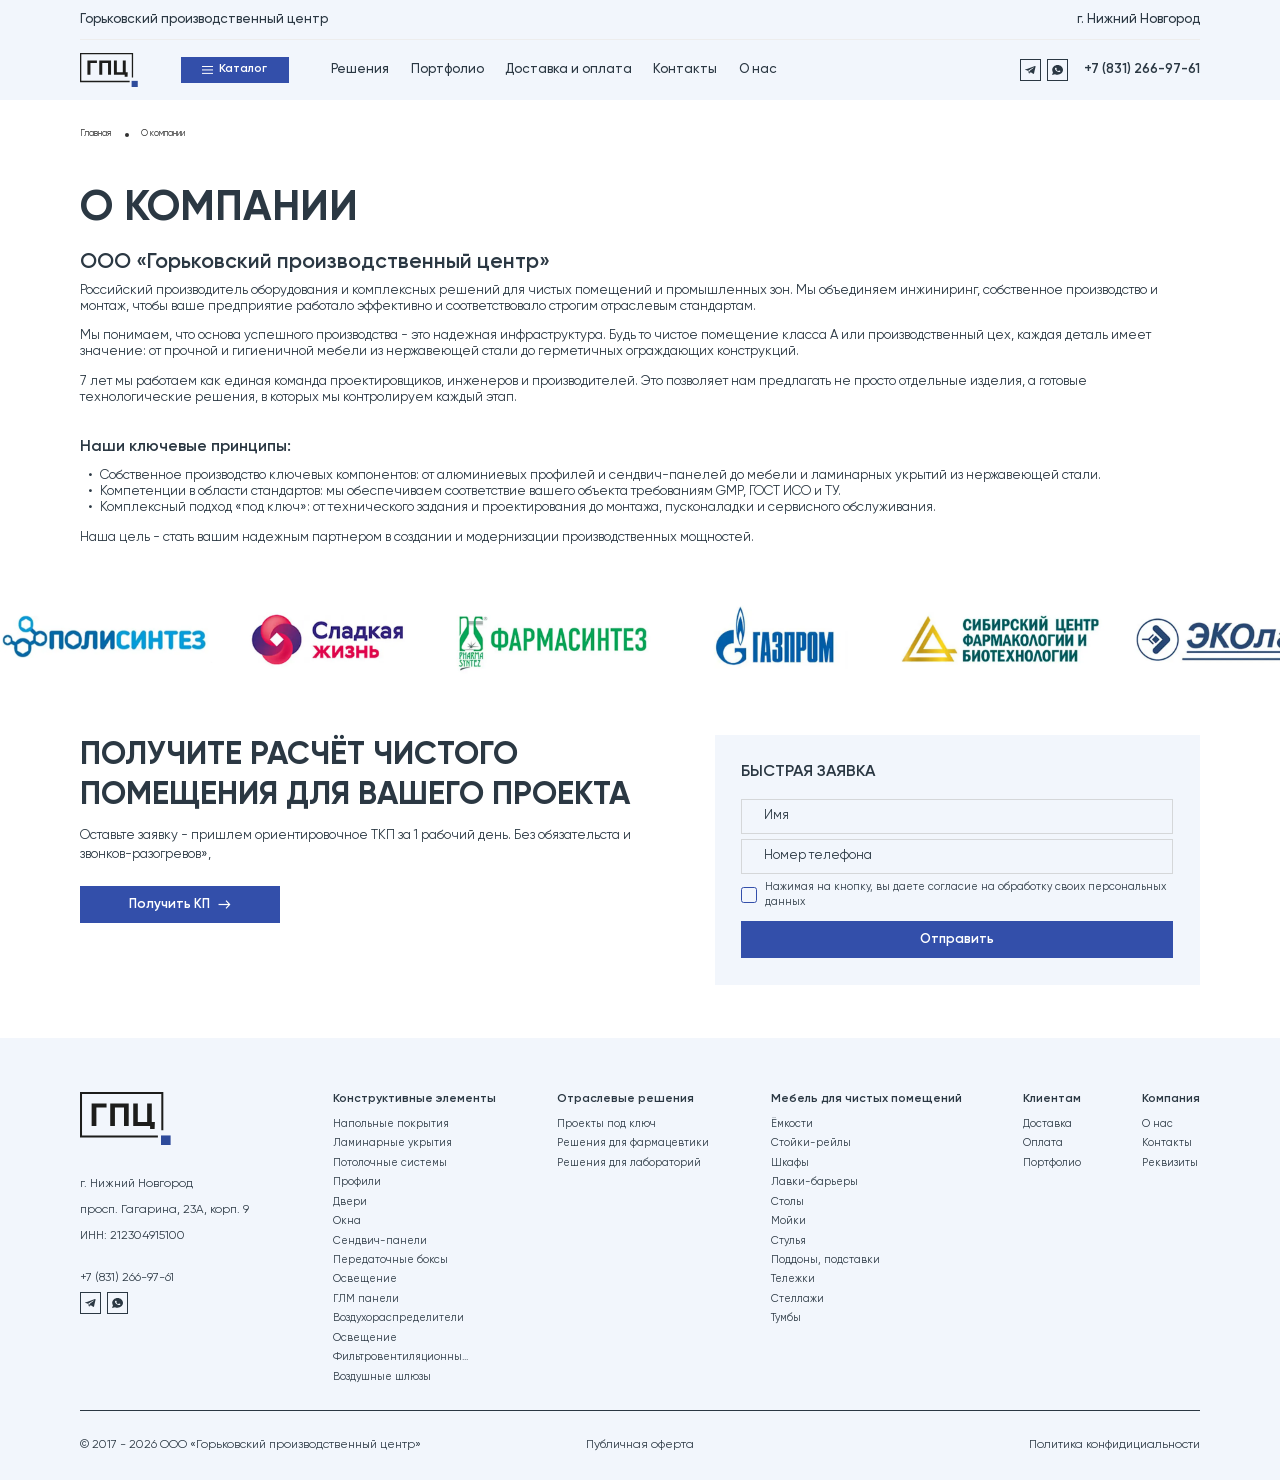
<file: about.html>
<!DOCTYPE html>
<html lang="ru">

<head>
    <meta charset="UTF-8">
    <meta name="viewport" content="width=device-width, initial-scale=1.0">
    <meta name="description" content="">
    <meta name="keywords" content="">
    <meta name="color-scheme" content="light only">
    <link rel="stylesheet" href="css/swiper-bundle.min.css">
    <link rel="stylesheet" href="css/fancybox.css">
    <link rel="stylesheet" href="css/style.min.css">
    <link rel="icon" href="img/favicon.svg" type="image/svg+xml">
    <title>Главная</title>
</head>

<body class="m-page">
    <div class="wrapper">
        <header class="header">
            <div class="container">
                <div class="header__inner">
                    <div class="header__top _flex-between">
                        <div class="header__title">
                            <div class="text20 text12-tablet">
                                Горьковский производственный центр
                            </div>
                        </div>
                        <div class="text20 text14-tablet">
                            г. Нижний Новгород
                        </div>
                    </div>
                    <div class="header__bottom">
                        <a href="" class="header__logo">
                            <img src="img/logo.svg" alt="">
                        </a>
                        <button class="burger m-btn-blue _toggle-menu">
                            <img src="img/burger.svg" alt="" class="_view1">
                            <img src="img/burger2.svg" alt="" class="_view2">
                        </button>
                        <div class="m-menu">
                            <div class="m-menu__scroll _flex">
                                <div class="header-catalog">
                                    <div class="header-catalog__show _toggle-catalog m-btn-blue">
                                        <img src="img/burger.svg" alt="">
                                        <span class="text18 text20-tablet">Каталог</span>
                                    </div>
                                    <div class="catalog-menu">
                                        <div class="catalog-menu__bg _toggle-catalog"></div>
                                        <div class="catalog-menu__modal">
                                            <button class="catalog-menu__close _toggle-catalog">
                                                <img src="img/close.svg" alt="">
                                            </button>
                                            <div class="catalog-menu__inner">
                                                <div class="menu-group">
                                                    <div class="menu-group__col">
                                                        <div class="h4">
                                                            Конструктивные
                                                            элементы
                                                        </div>
                                                    </div>
                                                    <div class="menu-group__col2">
                                                        <div class="solution-category__items">
                                                            <a href="" class="solution-item">
                                                                <div class="solution-item__icon">
                                                                    <img src="img/solution-icon.webp" alt="">
                                                                </div>
                                                                <div class="solution-item__text">
                                                                    <span class="text18">
            Напольные покрытия
        </span>
                                                                </div>
                                                            </a>
                                                            <a href="" class="solution-item">
                                                                <div class="solution-item__icon">
                                                                    <img src="img/solution-icon.webp" alt="">
                                                                </div>
                                                                <div class="solution-item__text">
                                                                    <span class="text18">
            Напольные покрытия
        </span>
                                                                </div>
                                                            </a>
                                                            <a href="" class="solution-item">
                                                                <div class="solution-item__icon">
                                                                    <img src="img/solution-icon.webp" alt="">
                                                                </div>
                                                                <div class="solution-item__text">
                                                                    <span class="text18">
            Напольные покрытия
        </span>
                                                                </div>
                                                            </a>
                                                            <a href="" class="solution-item">
                                                                <div class="solution-item__icon">
                                                                    <img src="img/solution-icon.webp" alt="">
                                                                </div>
                                                                <div class="solution-item__text">
                                                                    <span class="text18">
            Напольные покрытия
        </span>
                                                                </div>
                                                            </a>
                                                            <a href="" class="solution-item">
                                                                <div class="solution-item__icon">
                                                                    <img src="img/solution-icon.webp" alt="">
                                                                </div>
                                                                <div class="solution-item__text">
                                                                    <span class="text18">
            Напольные покрытия
        </span>
                                                                </div>
                                                            </a>
                                                            <a href="" class="solution-item">
                                                                <div class="solution-item__icon">
                                                                    <img src="img/solution-icon.webp" alt="">
                                                                </div>
                                                                <div class="solution-item__text">
                                                                    <span class="text18">
            Напольные покрытия
        </span>
                                                                </div>
                                                            </a>
                                                            <a href="" class="solution-item">
                                                                <div class="solution-item__icon">
                                                                    <img src="img/solution-icon.webp" alt="">
                                                                </div>
                                                                <div class="solution-item__text">
                                                                    <span class="text18">
            Напольные покрытия
        </span>
                                                                </div>
                                                            </a>
                                                            <a href="" class="solution-item">
                                                                <div class="solution-item__icon">
                                                                    <img src="img/solution-icon.webp" alt="">
                                                                </div>
                                                                <div class="solution-item__text">
                                                                    <span class="text18">
            Напольные покрытия
        </span>
                                                                </div>
                                                            </a>
                                                            <a href="" class="solution-item">
                                                                <div class="solution-item__icon">
                                                                    <img src="img/solution-icon.webp" alt="">
                                                                </div>
                                                                <div class="solution-item__text">
                                                                    <span class="text18">
            Напольные покрытия
        </span>
                                                                </div>
                                                            </a>
                                                            <a href="" class="solution-item">
                                                                <div class="solution-item__icon">
                                                                    <img src="img/solution-icon.webp" alt="">
                                                                </div>
                                                                <div class="solution-item__text">
                                                                    <span class="text18">
            Напольные покрытия
        </span>
                                                                </div>
                                                            </a>
                                                            <a href="" class="solution-item">
                                                                <div class="solution-item__icon">
                                                                    <img src="img/solution-icon.webp" alt="">
                                                                </div>
                                                                <div class="solution-item__text">
                                                                    <span class="text18">
            Напольные покрытия
        </span>
                                                                </div>
                                                            </a>
                                                            <a href="" class="solution-item">
                                                                <div class="solution-item__icon">
                                                                    <img src="img/solution-icon.webp" alt="">
                                                                </div>
                                                                <div class="solution-item__text">
                                                                    <span class="text18">
            Напольные покрытия
        </span>
                                                                </div>
                                                            </a>
                                                            <a href="" class="solution-item">
                                                                <div class="solution-item__icon">
                                                                    <img src="img/solution-icon.webp" alt="">
                                                                </div>
                                                                <div class="solution-item__text">
                                                                    <span class="text18">
            Напольные покрытия
        </span>
                                                                </div>
                                                            </a>
                                                            <a href="" class="solution-item">
                                                                <div class="solution-item__icon">
                                                                    <img src="img/solution-icon.webp" alt="">
                                                                </div>
                                                                <div class="solution-item__text">
                                                                    <span class="text18">
            Напольные покрытия
        </span>
                                                                </div>
                                                            </a>
                                                        </div>
                                                    </div>
                                                </div>
                                                <div class="menu-group">
                                                    <div class="menu-group__col">
                                                        <div class="h4">
                                                            Мебель <br>
                                                для чистых помещений
                                                        </div>
                                                    </div>
                                                    <div class="menu-group__col2">
                                                        <div class="solution-category__items">
                                                            <a href="" class="solution-item">
                                                                <div class="solution-item__icon">
                                                                    <img src="img/solution-icon.webp" alt="">
                                                                </div>
                                                                <div class="solution-item__text">
                                                                    <span class="text18">
            Напольные покрытия
        </span>
                                                                </div>
                                                            </a>
                                                            <a href="" class="solution-item">
                                                                <div class="solution-item__icon">
                                                                    <img src="img/solution-icon.webp" alt="">
                                                                </div>
                                                                <div class="solution-item__text">
                                                                    <span class="text18">
            Напольные покрытия
        </span>
                                                                </div>
                                                            </a>
                                                            <a href="" class="solution-item">
                                                                <div class="solution-item__icon">
                                                                    <img src="img/solution-icon.webp" alt="">
                                                                </div>
                                                                <div class="solution-item__text">
                                                                    <span class="text18">
            Напольные покрытия
        </span>
                                                                </div>
                                                            </a>
                                                            <a href="" class="solution-item">
                                                                <div class="solution-item__icon">
                                                                    <img src="img/solution-icon.webp" alt="">
                                                                </div>
                                                                <div class="solution-item__text">
                                                                    <span class="text18">
            Напольные покрытия
        </span>
                                                                </div>
                                                            </a>

                                                            <a href="" class="solution-item">
                                                                <div class="solution-item__icon">
                                                                    <img src="img/solution-icon.webp" alt="">
                                                                </div>
                                                                <div class="solution-item__text">
                                                                    <span class="text18">
            Напольные покрытия
        </span>
                                                                </div>
                                                            </a>
                                                            <a href="" class="solution-item">
                                                                <div class="solution-item__icon">
                                                                    <img src="img/solution-icon.webp" alt="">
                                                                </div>
                                                                <div class="solution-item__text">
                                                                    <span class="text18">
            Напольные покрытия
        </span>
                                                                </div>
                                                            </a>
                                                            <a href="" class="solution-item">
                                                                <div class="solution-item__icon">
                                                                    <img src="img/solution-icon.webp" alt="">
                                                                </div>
                                                                <div class="solution-item__text">
                                                                    <span class="text18">
            Напольные покрытия
        </span>
                                                                </div>
                                                            </a>
                                                            <a href="" class="solution-item">
                                                                <div class="solution-item__icon">
                                                                    <img src="img/solution-icon.webp" alt="">
                                                                </div>
                                                                <div class="solution-item__text">
                                                                    <span class="text18">
            Напольные покрытия
        </span>
                                                                </div>
                                                            </a>

                                                            <a href="" class="solution-item">
                                                                <div class="solution-item__icon">
                                                                    <img src="img/solution-icon.webp" alt="">
                                                                </div>
                                                                <div class="solution-item__text">
                                                                    <span class="text18">
            Напольные покрытия
        </span>
                                                                </div>
                                                            </a>
                                                            <a href="" class="solution-item">
                                                                <div class="solution-item__icon">
                                                                    <img src="img/solution-icon.webp" alt="">
                                                                </div>
                                                                <div class="solution-item__text">
                                                                    <span class="text18">
            Напольные покрытия
        </span>
                                                                </div>
                                                            </a>
                                                            <a href="" class="solution-item">
                                                                <div class="solution-item__icon">
                                                                    <img src="img/solution-icon.webp" alt="">
                                                                </div>
                                                                <div class="solution-item__text">
                                                                    <span class="text18">
            Напольные покрытия
        </span>
                                                                </div>
                                                            </a>
                                                            <a href="" class="solution-item">
                                                                <div class="solution-item__icon">
                                                                    <img src="img/solution-icon.webp" alt="">
                                                                </div>
                                                                <div class="solution-item__text">
                                                                    <span class="text18">
            Напольные покрытия
        </span>
                                                                </div>
                                                            </a>
                                                        </div>
                                                    </div>
                                                </div>
                                                <div class="catalog-menu__links">
                                                    <a href="" class="catalog-menu__link">
                                                        <span class="h4">
                                                    Конструктивные <br>
                                                    элементы
                                                </span>
                                                    </a>
                                                    <a href="" class="catalog-menu__link">
                                                        <span class="h4">
                                                    Передаточные <br>
                                                    шлюзы
                                                </span>
                                                    </a>
                                                    <a href="" class="catalog-menu__link">
                                                        <span class="h4">
                                                    Фильтрующие <br>
                                                    элементы
                                                </span>
                                                    </a>
                                                </div>
                                            </div>
                                        </div>
                                    </div>
                                </div>
                                <nav class="nav">
                                    <ul>
                                        <li><a href="">Решения</a></li>
                                        <li><a href="">Портфолио</a></li>
                                        <li><a href="">Доставка и оплата</a></li>
                                        <li><a href="">Контакты</a></li>
                                        <li><a href="">О нас</a></li>
                                    </ul>
                                </nav>
                            </div>
                        </div>
                        <div class="header-contacts">
                            <div class="socials">
                                <a href="" class="socials__item">
                                    <img src="img/tg.svg" alt="">
                                </a>
                                <a href="" class="socials__item">
                                    <img src="img/whatsapp.svg" alt="">
                                </a>
                            </div>

                            <a href="" class="header-contacts__phone text20 semi-bold-text">
                                +7 (831) 266-97-61
                            </a>
                        </div>
                    </div>
                </div>
            </div>


            <div class="mob-footer">
                <a href="tel:+7(831)266-97-45" class="mob-footer__phone text18 medium-text">
                    +7(831)266-97-45
                </a>
                <div class="mob-footer__badge">
                    <span>Позвонить</span>
                </div>
                <div class="mob-footer__nav _flex">
                    <a href="" class="mob-footer__btn">
                        <i>
                <img src="img/menu-icon.webp" alt="">
            </i>
                        <span>Элементы</span>
                    </a>
                    <a href="" class="mob-footer__btn">
                        <i>
                <img src="img/menu-icon3.webp" alt="">
            </i>
                        <span>Мебель</span>
                    </a>
                    <button class="mob-footer__btn _toggle-menu">
                        <i>
                <img src="img/menu-icon.svg" alt="">
            </i>
                        <span>Меню</span>
                    </button>
                </div>
            </div>
        </header>
        <main class="content">

            <div class="m-section _first">
                <div class="container">
                    <div class="breadcrumbs">
                        <ul>
                            <li><a href="">Главная</a></li>
                            <li><span>О компании</span></li>
                        </ul>
                    </div>
                    <h1 class="h1">
                        О компании
                    </h1>
                    <div class="_mt24 _mt16-tablet">
                        <div class="text _big">
                            <h3>
                                ООО «Горьковский производственный центр»
                            </h3>
                            <p>Российский производитель оборудования и комплексных решений для чистых помещений и промышленных зон. Мы объединяем инжиниринг, собственное производство и монтаж, чтобы ваше предприятие работало эффективно и соответствовало строгим отраслевым стандартам.</p>
                            <p>Мы понимаем, что основа успешного производства - это надежная инфраструктура. Будь то чистое помещение класса A или производственный цех, каждая деталь имеет значение: от прочной и гигиеничной мебели из нержавеющей стали до герметичных ограждающих конструкций.</p>
                            <p>7 лет мы работаем как единая команда проектировщиков, инженеров и производителей. Это позволяет нам предлагать не просто отдельные изделия, а готовые технологические решения, в которых мы контролируем каждый этап.</p>

                            <hr>

                            <h5>Наши ключевые принципы:</h5>

                            <ul>
                                <li>Собственное производство ключевых компонентов: от алюминиевых профилей и сендвич-панелей до мебели и ламинарных укрытий из нержавеющей стали.</li>
                                <li>Компетенции в области стандартов: мы обеспечиваем соответствие вашего объекта требованиям GMP, ГОСТ ИСО и ТУ.</li>
                                <li>Комплексный подход «под ключ»: от технического задания и проектирования до монтажа, пусконаладки и сервисного обслуживания.</li>
                            </ul>
                            <p>Наша цель - стать вашим надежным партнером в создании и модернизации производственных мощностей.</p>
                        </div>
                    </div>
                </div>
            </div>

            <div class="clients m-section">
                <div class="marquee">
                    <div class="marquee__track">
                        <div class="client-item">
                            <img src="img/client-img.webp" alt="">
                        </div>
                        <div class="client-item">
                            <img src="img/client-img2.webp" alt="">
                        </div>
                        <div class="client-item">
                            <img src="img/client-img3.webp" alt="">
                        </div>
                        <div class="client-item">
                            <img src="img/client-img4.webp" alt="">
                        </div>
                        <div class="client-item">
                            <img src="img/client-img5.webp" alt="">
                        </div>
                        <div class="client-item">
                            <img src="img/client-img6.webp" alt="">
                        </div>
                        <div class="client-item">
                            <img src="img/client-img7.webp" alt="">
                        </div>
                        <div class="client-item">
                            <img src="img/client-img8.webp" alt="">
                        </div>
                        <div class="client-item">
                            <img src="img/client-img9.webp" alt="">
                        </div>
                        <div class="client-item">
                            <img src="img/client-img10.webp" alt="">
                        </div>
                        <div class="client-item">
                            <img src="img/client-img.webp" alt="">
                        </div>
                        <div class="client-item">
                            <img src="img/client-img2.webp" alt="">
                        </div>
                        <div class="client-item">
                            <img src="img/client-img3.webp" alt="">
                        </div>
                        <div class="client-item">
                            <img src="img/client-img4.webp" alt="">
                        </div>
                        <div class="client-item">
                            <img src="img/client-img5.webp" alt="">
                        </div>
                        <div class="client-item">
                            <img src="img/client-img6.webp" alt="">
                        </div>
                        <div class="client-item">
                            <img src="img/client-img7.webp" alt="">
                        </div>
                        <div class="client-item">
                            <img src="img/client-img8.webp" alt="">
                        </div>
                        <div class="client-item">
                            <img src="img/client-img9.webp" alt="">
                        </div>
                        <div class="client-item">
                            <img src="img/client-img10.webp" alt="">
                        </div>
                    </div>
                </div>
            </div>

            <div class="get-price m-section _last">
                <div class="container">
                    <div class="get-price__grid">
                        <div class="get-price__col">
                            <div class="h2">
                                Получите расчёт чистого помещения для вашего проекта
                            </div>
                            <div class="_mt16 _mt8-tablet">
                                <div class="text24 text16-tablet">
                                    Оставьте заявку - пришлем ориентировочное ТКП за 1 рабочий день. Без обязательста и звонков-разогревов»,
                                </div>
                            </div>
                            <div class="get-price__nav _flex _mt32">
                                <a href="" class="get-price__link m-btn m-btn-blue">
                                    <span>Получить КП</span>
                                    <img src="img/arrow-right.svg" alt="">
                                </a>
                            </div>
                        </div>
                        <div class="get-price__col2">
                            <div class="m-form">
                                <div class="m-form__top">
                                    <div class="h4">
                                        Быстрая заявка
                                    </div>

                                </div>
                                <form>
                                    <div class="m-form__fields">
                                        <div class="fg">
                                            <input type="text" placeholder="Имя">
                                        </div>
                                        <div class="fg">
                                            <input type="tel" placeholder="Номер телефона">
                                        </div>
                                    </div>
                                    <div class="m-check">
                                        <p>
                                            <span class="wpcf7-form-control-wrap" data-name="acceptance-consent"><span class="wpcf7-form-control wpcf7-acceptance"><span class="wpcf7-list-item"><label><input type="checkbox" name="acceptance-consent" value="1" aria-invalid="false"><span class="wpcf7-list-item-label">Нажимая на кнопку, вы даете согласие на обработку своих персональных данных</span></label></span></span></span>
                                        </p>
                                    </div>
                                    <input class="wpcf7-form-control wpcf7-submit has-spinner" type="submit" value="Отправить" disabled="">
                                </form>

                                <div class="m-form__success form-thank">
                                    <img class="form-thank__icon" src="img/check2.svg" alt="">
                                    <div class="form-thank__content">
                                        <div class="h3">
                                            Спасибо, мы получили
                                            вашу заявку
                                        </div>
                                        <div class="text18 text14-tablet">
                                            Мы свяжемся с вами в рабочее время
                                        </div>
                                    </div>
                                </div>
                            </div>
                        </div>
                    </div>
                </div>
            </div>

        </main>
        <footer class="footer">
            <div class="container">
                <div class="footer__top">
                    <div class="footer__top-col">
                        <a href="" class="footer__logo">
                            <img src="img/logo.svg" alt="">
                            <span class="text12 medium-text">
                    Горьковский <br> производственный центр
                </span>
                        </a>
                        <div class="footer__info">
                            <div class="text18">г. Нижний Новгород</div>
                            <div class="text18">просп. Гагарина, 23А, корп. 9</div>
                            <div class="text18">ИНН: 212304915100</div>
                        </div>
                        <div class="footer__contacts _mt40 _mt32-tablet">
                            <a href="" class="text18">
                                +7 (831) 266-97-61
                            </a>
                            <div class="socials">
                                <a href="" class="socials__item">
                                    <img src="img/tg.svg" alt="">
                                </a>
                                <a href="" class="socials__item">
                                    <img src="img/whatsapp.svg" alt="">
                                </a>
                            </div>

                        </div>
                    </div>
                    <div class="footer__top-col2">
                        <div class="footer-nav">
                            <div class="footer-nav__top">
                                <div class="text18 semi-bold-text">
                                    Конструктивные элементы
                                </div>
                            </div>
                            <div class="footer-nav__bottom">
                                <ul>
                                    <li><a href="">Напольные покрытия</a></li>
                                    <li><a href="">Ламинарные укрытия</a></li>
                                    <li><a href="">Потолочные системы</a></li>
                                    <li><a href="">Профили</a></li>
                                    <li><a href="">Двери</a></li>
                                    <li><a href="">Окна</a></li>
                                    <li><a href="">Сендвич-панели</a></li>
                                    <li><a href="">Передаточные боксы</a></li>
                                    <li><a href="">Освещение</a></li>
                                    <li><a href="">ГЛМ панели</a></li>
                                    <li><a href="">Воздухораспределители</a></li>
                                    <li><a href="">Освещение</a></li>
                                    <li><a href="">Фильтровентиляционны...</a></li>
                                    <li><a href="">Воздушные шлюзы</a></li>
                                </ul>
                            </div>
                        </div>
                        <div class="footer-nav">
                            <div class="footer-nav__top">
                                <div class="text18 semi-bold-text">
                                    Отраслевые решения
                                </div>
                            </div>
                            <div class="footer-nav__bottom">
                                <ul>
                                    <li><a href="">Проекты под ключ</a></li>
                                    <li><a href="">Решения для фармацевтики</a></li>
                                    <li><a href="">Решения для лабораторий</a></li>
                                </ul>
                            </div>
                        </div>
                        <div class="footer-nav">
                            <div class="footer-nav__top">
                                <div class="text18 semi-bold-text">
                                    Мебель для чистых помещений
                                </div>
                            </div>
                            <div class="footer-nav__bottom">
                                <ul>
                                    <li><a href="">Ёмкости</a></li>
                                    <li><a href="">Стойки-рейлы</a></li>
                                    <li><a href="">Шкафы</a></li>
                                    <li><a href="">Лавки-барьеры</a></li>
                                    <li><a href="">Столы</a></li>
                                    <li><a href="">Мойки</a></li>
                                    <li><a href="">Стулья</a></li>
                                    <li><a href="">Поддоны, подставки</a></li>
                                    <li><a href="">Тележки</a></li>
                                    <li><a href="">Стеллажи</a></li>
                                    <li><a href="">Тумбы</a></li>
                                </ul>
                            </div>
                        </div>
                        <div class="footer-nav">
                            <div class="footer-nav__top">
                                <div class="text18 semi-bold-text">
                                    Клиентам
                                </div>
                            </div>
                            <div class="footer-nav__bottom">
                                <ul>
                                    <li><a href="">Доставка</a></li>
                                    <li><a href="">Оплата</a></li>
                                    <li><a href="">Портфолио</a></li>
                                </ul>
                            </div>
                        </div>
                        <div class="footer-nav">
                            <div class="footer-nav__top">
                                <div class="text18 semi-bold-text">
                                    Компания
                                </div>
                            </div>
                            <div class="footer-nav__bottom">
                                <ul>
                                    <li><a href="">О нас</a></li>
                                    <li><a href="">Контакты</a></li>
                                    <li><a href="">Реквизиты</a></li>
                                </ul>
                            </div>
                        </div>
                    </div>
                </div>
                <div class="footer__bottom">
                    <div class="footer__bottom-col">
                        <div class="text18 text12-tablet">
                            © 2017 - 2026 ООО «Горьковский производственный центр»
                        </div>
                    </div>
                    <div class="footer__bottom-col2">
                        <a href="" class="text18 text12-tablet">
                            Публичная оферта
                        </a>
                    </div>
                    <div class="footer__bottom-col3">
                        <a href="" class="text18 text12-tablet">
                            Политика конфидициальности
                        </a>
                    </div>
                </div>
            </div>

        </footer>
    </div>

    <script src="js/jquery.min.js"></script>
    <script src="js/jquery.maskedinput.min.js"></script>
    <script src="js/swiper-bundle.min.js"></script>
    <script src="js/fancybox.umd.js"></script>
    <script src="js/main.min.js"></script>

</body>

</html>
</file>
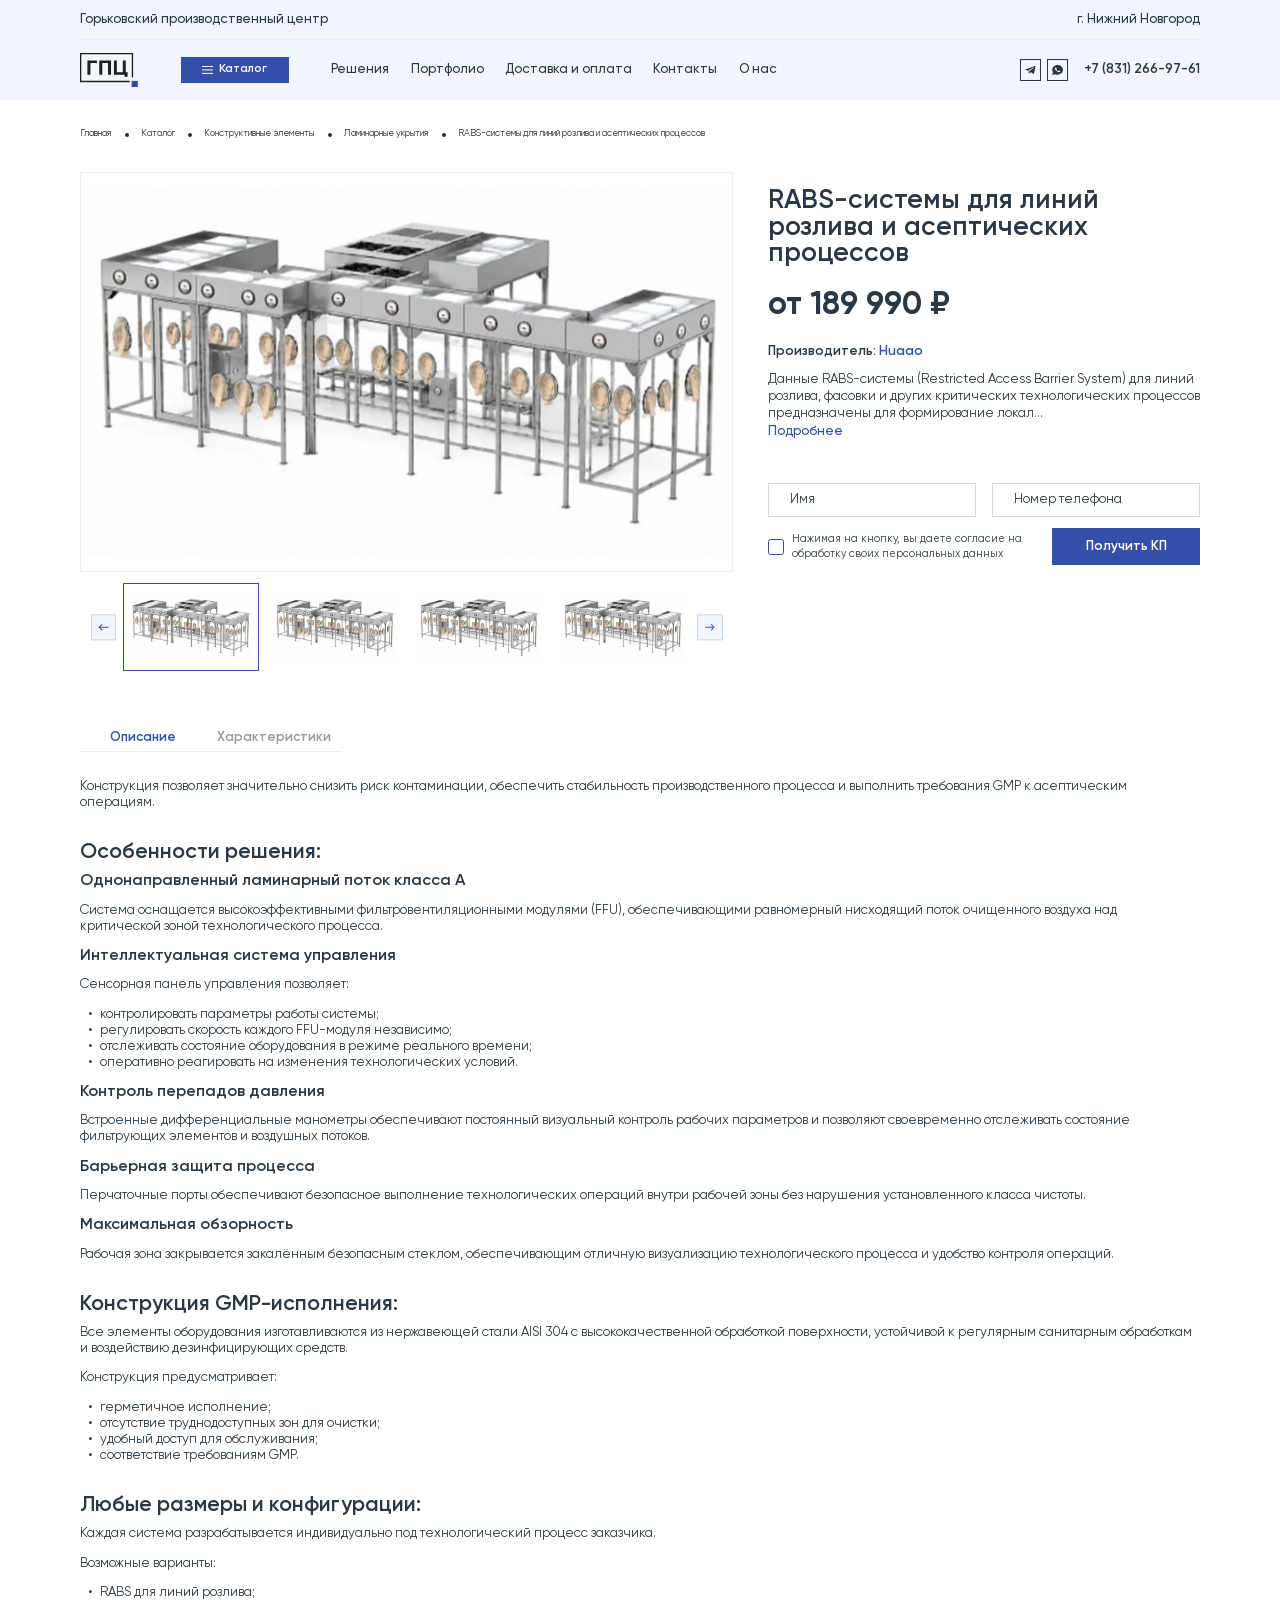
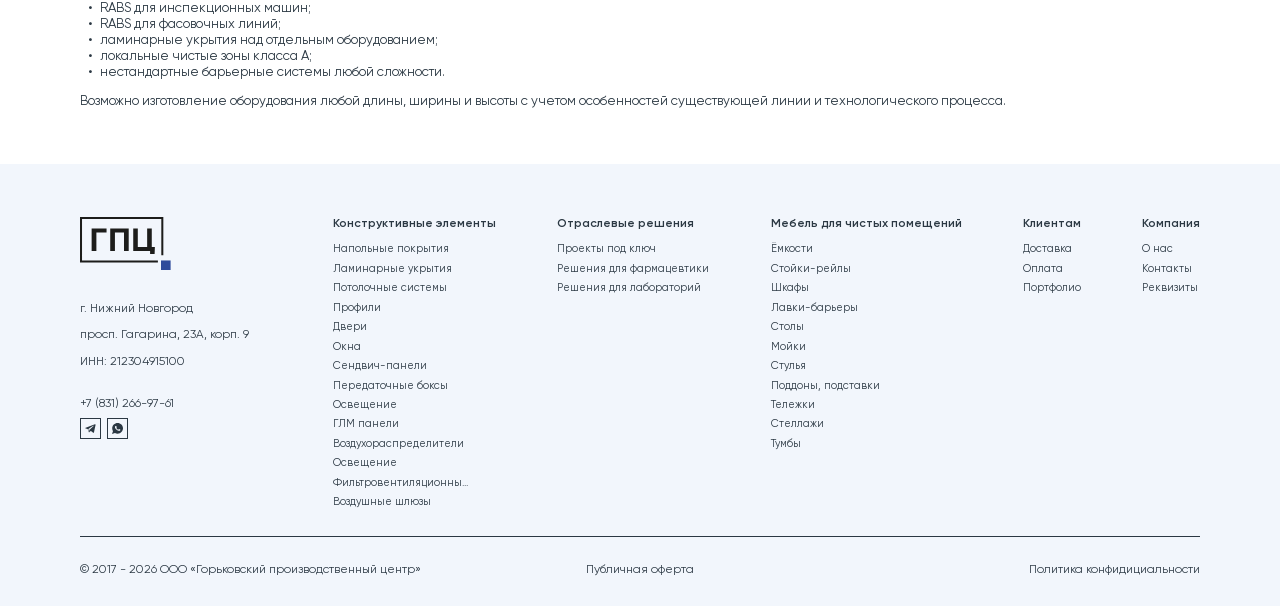
<file: catalog-item.html>
<!DOCTYPE html>
<html lang="ru">

<head>
    <meta charset="UTF-8">
    <meta name="viewport" content="width=device-width, initial-scale=1.0">
    <meta name="description" content="">
    <meta name="keywords" content="">
    <meta name="color-scheme" content="light only">
    <link rel="stylesheet" href="css/swiper-bundle.min.css">
    <link rel="stylesheet" href="css/fancybox.css">
    <link rel="stylesheet" href="css/style.min.css">
    <link rel="icon" href="img/favicon.svg" type="image/svg+xml">
    <title>Главная</title>
</head>

<body class="m-page">
    <div class="wrapper">
        <header class="header">
            <div class="container">
                <div class="header__inner">
                    <div class="header__top _flex-between">
                        <div class="header__title">
                            <div class="text20 text12-tablet">
                                Горьковский производственный центр
                            </div>
                        </div>
                        <div class="text20 text14-tablet">
                            г. Нижний Новгород
                        </div>
                    </div>
                    <div class="header__bottom">
                        <a href="" class="header__logo">
                            <img src="img/logo.svg" alt="">
                        </a>
                        <button class="burger m-btn-blue _toggle-menu">
                            <img src="img/burger.svg" alt="" class="_view1">
                            <img src="img/burger2.svg" alt="" class="_view2">
                        </button>
                        <div class="m-menu">
                            <div class="m-menu__scroll _flex">
                                <div class="header-catalog">
                                    <div class="header-catalog__show _toggle-catalog m-btn-blue">
                                        <img src="img/burger.svg" alt="">
                                        <span class="text18 text20-tablet">Каталог</span>
                                    </div>
                                    <div class="catalog-menu">
                                        <div class="catalog-menu__bg _toggle-catalog"></div>
                                        <div class="catalog-menu__modal">
                                            <button class="catalog-menu__close _toggle-catalog">
                                                <img src="img/close.svg" alt="">
                                            </button>
                                            <div class="catalog-menu__inner">
                                                <div class="menu-group">
                                                    <div class="menu-group__col">
                                                        <div class="h4">
                                                            Конструктивные
                                                            элементы
                                                        </div>
                                                    </div>
                                                    <div class="menu-group__col2">
                                                        <div class="solution-category__items">
                                                            <a href="" class="solution-item">
                                                                <div class="solution-item__icon">
                                                                    <img src="img/solution-icon.webp" alt="">
                                                                </div>
                                                                <div class="solution-item__text">
                                                                    <span class="text18">
            Напольные покрытия
        </span>
                                                                </div>
                                                            </a>
                                                            <a href="" class="solution-item">
                                                                <div class="solution-item__icon">
                                                                    <img src="img/solution-icon.webp" alt="">
                                                                </div>
                                                                <div class="solution-item__text">
                                                                    <span class="text18">
            Напольные покрытия
        </span>
                                                                </div>
                                                            </a>
                                                            <a href="" class="solution-item">
                                                                <div class="solution-item__icon">
                                                                    <img src="img/solution-icon.webp" alt="">
                                                                </div>
                                                                <div class="solution-item__text">
                                                                    <span class="text18">
            Напольные покрытия
        </span>
                                                                </div>
                                                            </a>
                                                            <a href="" class="solution-item">
                                                                <div class="solution-item__icon">
                                                                    <img src="img/solution-icon.webp" alt="">
                                                                </div>
                                                                <div class="solution-item__text">
                                                                    <span class="text18">
            Напольные покрытия
        </span>
                                                                </div>
                                                            </a>
                                                            <a href="" class="solution-item">
                                                                <div class="solution-item__icon">
                                                                    <img src="img/solution-icon.webp" alt="">
                                                                </div>
                                                                <div class="solution-item__text">
                                                                    <span class="text18">
            Напольные покрытия
        </span>
                                                                </div>
                                                            </a>
                                                            <a href="" class="solution-item">
                                                                <div class="solution-item__icon">
                                                                    <img src="img/solution-icon.webp" alt="">
                                                                </div>
                                                                <div class="solution-item__text">
                                                                    <span class="text18">
            Напольные покрытия
        </span>
                                                                </div>
                                                            </a>
                                                            <a href="" class="solution-item">
                                                                <div class="solution-item__icon">
                                                                    <img src="img/solution-icon.webp" alt="">
                                                                </div>
                                                                <div class="solution-item__text">
                                                                    <span class="text18">
            Напольные покрытия
        </span>
                                                                </div>
                                                            </a>
                                                            <a href="" class="solution-item">
                                                                <div class="solution-item__icon">
                                                                    <img src="img/solution-icon.webp" alt="">
                                                                </div>
                                                                <div class="solution-item__text">
                                                                    <span class="text18">
            Напольные покрытия
        </span>
                                                                </div>
                                                            </a>
                                                            <a href="" class="solution-item">
                                                                <div class="solution-item__icon">
                                                                    <img src="img/solution-icon.webp" alt="">
                                                                </div>
                                                                <div class="solution-item__text">
                                                                    <span class="text18">
            Напольные покрытия
        </span>
                                                                </div>
                                                            </a>
                                                            <a href="" class="solution-item">
                                                                <div class="solution-item__icon">
                                                                    <img src="img/solution-icon.webp" alt="">
                                                                </div>
                                                                <div class="solution-item__text">
                                                                    <span class="text18">
            Напольные покрытия
        </span>
                                                                </div>
                                                            </a>
                                                            <a href="" class="solution-item">
                                                                <div class="solution-item__icon">
                                                                    <img src="img/solution-icon.webp" alt="">
                                                                </div>
                                                                <div class="solution-item__text">
                                                                    <span class="text18">
            Напольные покрытия
        </span>
                                                                </div>
                                                            </a>
                                                            <a href="" class="solution-item">
                                                                <div class="solution-item__icon">
                                                                    <img src="img/solution-icon.webp" alt="">
                                                                </div>
                                                                <div class="solution-item__text">
                                                                    <span class="text18">
            Напольные покрытия
        </span>
                                                                </div>
                                                            </a>
                                                            <a href="" class="solution-item">
                                                                <div class="solution-item__icon">
                                                                    <img src="img/solution-icon.webp" alt="">
                                                                </div>
                                                                <div class="solution-item__text">
                                                                    <span class="text18">
            Напольные покрытия
        </span>
                                                                </div>
                                                            </a>
                                                            <a href="" class="solution-item">
                                                                <div class="solution-item__icon">
                                                                    <img src="img/solution-icon.webp" alt="">
                                                                </div>
                                                                <div class="solution-item__text">
                                                                    <span class="text18">
            Напольные покрытия
        </span>
                                                                </div>
                                                            </a>
                                                        </div>
                                                    </div>
                                                </div>
                                                <div class="menu-group">
                                                    <div class="menu-group__col">
                                                        <div class="h4">
                                                            Мебель <br>
                                                для чистых помещений
                                                        </div>
                                                    </div>
                                                    <div class="menu-group__col2">
                                                        <div class="solution-category__items">
                                                            <a href="" class="solution-item">
                                                                <div class="solution-item__icon">
                                                                    <img src="img/solution-icon.webp" alt="">
                                                                </div>
                                                                <div class="solution-item__text">
                                                                    <span class="text18">
            Напольные покрытия
        </span>
                                                                </div>
                                                            </a>
                                                            <a href="" class="solution-item">
                                                                <div class="solution-item__icon">
                                                                    <img src="img/solution-icon.webp" alt="">
                                                                </div>
                                                                <div class="solution-item__text">
                                                                    <span class="text18">
            Напольные покрытия
        </span>
                                                                </div>
                                                            </a>
                                                            <a href="" class="solution-item">
                                                                <div class="solution-item__icon">
                                                                    <img src="img/solution-icon.webp" alt="">
                                                                </div>
                                                                <div class="solution-item__text">
                                                                    <span class="text18">
            Напольные покрытия
        </span>
                                                                </div>
                                                            </a>
                                                            <a href="" class="solution-item">
                                                                <div class="solution-item__icon">
                                                                    <img src="img/solution-icon.webp" alt="">
                                                                </div>
                                                                <div class="solution-item__text">
                                                                    <span class="text18">
            Напольные покрытия
        </span>
                                                                </div>
                                                            </a>

                                                            <a href="" class="solution-item">
                                                                <div class="solution-item__icon">
                                                                    <img src="img/solution-icon.webp" alt="">
                                                                </div>
                                                                <div class="solution-item__text">
                                                                    <span class="text18">
            Напольные покрытия
        </span>
                                                                </div>
                                                            </a>
                                                            <a href="" class="solution-item">
                                                                <div class="solution-item__icon">
                                                                    <img src="img/solution-icon.webp" alt="">
                                                                </div>
                                                                <div class="solution-item__text">
                                                                    <span class="text18">
            Напольные покрытия
        </span>
                                                                </div>
                                                            </a>
                                                            <a href="" class="solution-item">
                                                                <div class="solution-item__icon">
                                                                    <img src="img/solution-icon.webp" alt="">
                                                                </div>
                                                                <div class="solution-item__text">
                                                                    <span class="text18">
            Напольные покрытия
        </span>
                                                                </div>
                                                            </a>
                                                            <a href="" class="solution-item">
                                                                <div class="solution-item__icon">
                                                                    <img src="img/solution-icon.webp" alt="">
                                                                </div>
                                                                <div class="solution-item__text">
                                                                    <span class="text18">
            Напольные покрытия
        </span>
                                                                </div>
                                                            </a>

                                                            <a href="" class="solution-item">
                                                                <div class="solution-item__icon">
                                                                    <img src="img/solution-icon.webp" alt="">
                                                                </div>
                                                                <div class="solution-item__text">
                                                                    <span class="text18">
            Напольные покрытия
        </span>
                                                                </div>
                                                            </a>
                                                            <a href="" class="solution-item">
                                                                <div class="solution-item__icon">
                                                                    <img src="img/solution-icon.webp" alt="">
                                                                </div>
                                                                <div class="solution-item__text">
                                                                    <span class="text18">
            Напольные покрытия
        </span>
                                                                </div>
                                                            </a>
                                                            <a href="" class="solution-item">
                                                                <div class="solution-item__icon">
                                                                    <img src="img/solution-icon.webp" alt="">
                                                                </div>
                                                                <div class="solution-item__text">
                                                                    <span class="text18">
            Напольные покрытия
        </span>
                                                                </div>
                                                            </a>
                                                            <a href="" class="solution-item">
                                                                <div class="solution-item__icon">
                                                                    <img src="img/solution-icon.webp" alt="">
                                                                </div>
                                                                <div class="solution-item__text">
                                                                    <span class="text18">
            Напольные покрытия
        </span>
                                                                </div>
                                                            </a>
                                                        </div>
                                                    </div>
                                                </div>
                                                <div class="catalog-menu__links">
                                                    <a href="" class="catalog-menu__link">
                                                        <span class="h4">
                                                    Конструктивные <br>
                                                    элементы
                                                </span>
                                                    </a>
                                                    <a href="" class="catalog-menu__link">
                                                        <span class="h4">
                                                    Передаточные <br>
                                                    шлюзы
                                                </span>
                                                    </a>
                                                    <a href="" class="catalog-menu__link">
                                                        <span class="h4">
                                                    Фильтрующие <br>
                                                    элементы
                                                </span>
                                                    </a>
                                                </div>
                                            </div>
                                        </div>
                                    </div>
                                </div>
                                <nav class="nav">
                                    <ul>
                                        <li><a href="">Решения</a></li>
                                        <li><a href="">Портфолио</a></li>
                                        <li><a href="">Доставка и оплата</a></li>
                                        <li><a href="">Контакты</a></li>
                                        <li><a href="">О нас</a></li>
                                    </ul>
                                </nav>
                            </div>
                        </div>
                        <div class="header-contacts">
                            <div class="socials">
                                <a href="" class="socials__item">
                                    <img src="img/tg.svg" alt="">
                                </a>
                                <a href="" class="socials__item">
                                    <img src="img/whatsapp.svg" alt="">
                                </a>
                            </div>

                            <a href="" class="header-contacts__phone text20 semi-bold-text">
                                +7 (831) 266-97-61
                            </a>
                        </div>
                    </div>
                </div>
            </div>


            <div class="mob-footer">
                <a href="tel:+7(831)266-97-45" class="mob-footer__phone text18 medium-text">
                    +7(831)266-97-45
                </a>
                <div class="mob-footer__badge">
                    <span>Позвонить</span>
                </div>
                <div class="mob-footer__nav _flex">
                    <a href="" class="mob-footer__btn">
                        <i>
                <img src="img/menu-icon.webp" alt="">
            </i>
                        <span>Элементы</span>
                    </a>
                    <a href="" class="mob-footer__btn">
                        <i>
                <img src="img/menu-icon3.webp" alt="">
            </i>
                        <span>Мебель</span>
                    </a>
                    <button class="mob-footer__btn _toggle-menu">
                        <i>
                <img src="img/menu-icon.svg" alt="">
            </i>
                        <span>Меню</span>
                    </button>
                </div>
            </div>
        </header>
        <main class="content">

            <div class="catalog-item m-section _first">
                <div class="container">
                    <div class="breadcrumbs">
                        <ul>
                            <li><a href="">Главная</a></li>
                            <li><a href="">Каталог</a></li>
                            <li><a href="">Конструктивные элементы</a></li>
                            <li><a href="">Ламинарные укрытия</a></li>
                            <li><span>RABS-системы для линий розлива и асептических процессов</span></li>
                        </ul>
                    </div>
                    <div class="catalog-item__grid">
                        <div class="catalog-item__col">
                            <div class="gallery">
                                <div class="gallery__big">
                                    <div class="swiper mySwiper2">
                                        <div class="swiper-wrapper gallery-group">
                                            <div class="swiper-slide">
                                                <a href="img/gallery.webp" class="gallery__img" data-fancybox="@@album">
                                                    <img src="img/gallery.webp" alt="Галлерея">
                                                </a>
                                            </div>
                                            <div class="swiper-slide">
                                                <a href="img/gallery.webp" class="gallery__img" data-fancybox="@@album">
                                                    <img src="img/gallery.webp" alt="Галлерея">
                                                </a>
                                            </div>
                                            <div class="swiper-slide">
                                                <a href="img/gallery.webp" class="gallery__img" data-fancybox="@@album">
                                                    <img src="img/gallery.webp" alt="Галлерея">
                                                </a>
                                            </div>
                                            <div class="swiper-slide">
                                                <a href="img/gallery.webp" class="gallery__img" data-fancybox="@@album">
                                                    <img src="img/gallery.webp" alt="Галлерея">
                                                </a>
                                            </div>
                                            <div class="swiper-slide">
                                                <a href="img/gallery.webp" class="gallery__img" data-fancybox="@@album">
                                                    <img src="img/gallery.webp" alt="Галлерея">
                                                </a>
                                            </div>
                                        </div>
                                    </div>
                                    <div class="swiper-pagination"></div>
                                </div>
                                <div class="gallery__small">
                                    <div class="slider__wrap">
                                        <div thumbsSlider class="swiper mySwiper">
                                            <div class="swiper-wrapper">
                                                <div class="swiper-slide">
                                                    <div class="gallery__img-wrap">
                                                        <div class="gallery__img">
                                                            <img src="img/gallery.webp" alt="Галлерея">
                                                        </div>
                                                    </div>
                                                </div>
                                                <div class="swiper-slide">
                                                    <div class="gallery__img-wrap">
                                                        <div class="gallery__img">
                                                            <img src="img/gallery.webp" alt="Галлерея">
                                                        </div>
                                                    </div>
                                                </div>
                                                <div class="swiper-slide">
                                                    <div class="gallery__img-wrap">
                                                        <div class="gallery__img">
                                                            <img src="img/gallery.webp" alt="Галлерея">
                                                        </div>
                                                    </div>
                                                </div>
                                                <div class="swiper-slide">
                                                    <div class="gallery__img-wrap">
                                                        <div class="gallery__img">
                                                            <img src="img/gallery.webp" alt="Галлерея">
                                                        </div>
                                                    </div>
                                                </div>
                                                <div class="swiper-slide">
                                                    <div class="gallery__img-wrap">
                                                        <div class="gallery__img">
                                                            <img src="img/gallery.webp" alt="Галлерея">
                                                        </div>
                                                    </div>
                                                </div>
                                            </div>
                                        </div>
                                    </div>
                                    <div class="swiper-nav">
                                        <div class="swiper-button swiper-button-prev">
                                            <img src="img/prev.svg" alt="">
                                        </div>
                                        <div class="swiper-button swiper-button-next">
                                            <img src="img/next.svg" alt="">
                                        </div>
                                    </div>

                                </div>
                            </div>

                        </div>
                        <div class="catalog-item__col2">
                            <h1 class="catalog-item__title">
                                RABS-системы для линий розлива и асептических процессов
                            </h1>
                            <div class="_mt32 _mt16-tablet">
                                <div class="catalog-item__price">
                                    от 189 990 ₽
                                </div>
                            </div>
                            <div class="catalog-item__desc _mt32 _mt24-tablet">
                                <div class="text20 text16-tablet semi-bold-text">
                                    Производитель: <span class="blue-text">Huaao</span>
                                </div>
                                <div class="text20 text16-tablet">
                                    Данные RABS-системы (Restricted Access Barrier System) для линий розлива, фасовки и других критических технологических процессов предназначены для формирование локал... <br>
                                    <a href="" class="blue-text medium-text">
                                        Подробнее
                                    </a>
                                </div>
                            </div>
                            <div class="m-form">
                                <form>
                                    <div class="m-form__fields">
                                        <div class="fg">
                                            <input type="text" placeholder="Имя">
                                        </div>
                                        <div class="fg">
                                            <input type="tel" placeholder="Номер телефона">
                                        </div>
                                    </div>
                                    <div class="m-form__bottom">
                                        <div class="m-check">
                                            <p>
                                                <span class="wpcf7-form-control-wrap" data-name="acceptance-consent"><span class="wpcf7-form-control wpcf7-acceptance"><span class="wpcf7-list-item"><label><input type="checkbox" name="acceptance-consent" value="1" aria-invalid="false"><span class="wpcf7-list-item-label">Нажимая на кнопку, вы даете согласие на обработку своих персональных данных</span></label></span></span></span>
                                            </p>
                                        </div>
                                        <input class="wpcf7-form-control wpcf7-submit has-spinner" type="submit" value="Получить КП" disabled="">
                                    </div>
                                </form>
                                <div class="m-form__success form-thank">
                                    <div class="form-thank__content">
                                        <div class="h3">
                                            Спасибо, мы получили <br>
                                            вашу заявку
                                        </div>
                                        <div class="text18 text14-tablet">
                                            Мы свяжемся с вами в рабочее время
                                        </div>
                                    </div>
                                    <img class="form-thank__icon" src="img/check3.svg" alt="">
                                </div>
                            </div>
                        </div>
                    </div>
                </div>
            </div>

            <div class="catalog-detail m-section _last _tabs-parent">
                <div class="container">
                    <div class="catalog-detail__tabs">
                        <div class="catalog-detail__tab _tab _active" data-tab="_tab1">
                            <span class="text20 text16-tablet">Описание</span>
                        </div>
                        <div class="catalog-detail__tab _tab" data-tab="_tab2">
                            <span class="text20 text16-tablet">Характеристики</span>
                        </div>
                    </div>

                    <div class="tab-content _tab1 _active">
                        <div class="text _big">
                            <p>
                                Конструкция позволяет значительно снизить риск контаминации, обеспечить стабильность производственного процесса и выполнить требования GMP к асептическим операциям.
                            </p>

                            <hr>

                            <h3>
                                Особенности решения:
                            </h3>
                            <h5>
                                Однонаправленный ламинарный поток класса А
                            </h5>
                            <p>Система оснащается высокоэффективными фильтровентиляционными модулями (FFU), обеспечивающими равномерный нисходящий поток очищенного воздуха над критической зоной технологического процесса.</p>
                            <h5>
                                Интеллектуальная система управления
                            </h5>
                            <p>Сенсорная панель управления позволяет:</p>
                            <ul>
                                <li>контролировать параметры работы системы;</li>
                                <li>регулировать скорость каждого FFU-модуля независимо;</li>
                                <li>отслеживать состояние оборудования в режиме реального времени;</li>
                                <li>оперативно реагировать на изменения технологических условий.</li>
                            </ul>
                            <h5>
                                Контроль перепадов давления
                            </h5>
                            <p>Встроенные дифференциальные манометры обеспечивают постоянный визуальный контроль рабочих параметров и позволяют своевременно отслеживать состояние фильтрующих элементов и воздушных потоков.</p>
                            <h5>
                                Барьерная защита процесса
                            </h5>
                            <p>Перчаточные порты обеспечивают безопасное выполнение технологических операций внутри рабочей зоны без нарушения установленного класса чистоты.</p>
                            <h5>
                                Максимальная обзорность
                            </h5>
                            <p>Рабочая зона закрывается закалённым безопасным стеклом, обеспечивающим отличную визуализацию технологического процесса и удобство контроля операций.</p>

                            <hr>

                            <h3>
                                Конструкция GMP-исполнения:
                            </h3>
                            <p>Все элементы оборудования изготавливаются из нержавеющей стали AISI 304 с высококачественной обработкой поверхности, устойчивой к регулярным санитарным обработкам и воздействию дезинфицирующих средств.</p>

                            <p>Конструкция предусматривает:</p>
                            <ul>
                                <li>герметичное исполнение;</li>
                                <li>отсутствие труднодоступных зон для очистки;</li>
                                <li>удобный доступ для обслуживания;</li>
                                <li>соответствие требованиям GMP.</li>
                            </ul>

                            <hr>

                            <h3>
                                Любые размеры и конфигурации:
                            </h3>
                            <p>Каждая система разрабатывается индивидуально под технологический процесс заказчика.</p>

                            <p>Возможные варианты:</p>
                            <ul>
                                <li>RABS для линий розлива;</li>
                                <li>RABS для инспекционных машин;</li>
                                <li>RABS для фасовочных линий;</li>
                                <li>ламинарные укрытия над отдельным оборудованием;</li>
                                <li>локальные чистые зоны класса А;</li>
                                <li>нестандартные барьерные системы любой сложности.</li>
                            </ul>

                            <p>Возможно изготовление оборудования любой длины, ширины и высоты с учетом особенностей существующей линии и технологического процесса.</p>



                        </div>




                    </div>

                    <div class="tab-content _tab2">
                        <div class="props">
                            <div class="props-table">
                                <table>
                                    <thead>
                                        <tr>
                                            <th class="th" colspan="2">
                                                <div class="text20 text16-tablet">
                                                    Общие характеристики
                                                </div>
                                            </th>
                                        </tr>
                                    </thead>
                                    <tbody>
                                        <tr>
                                            <td>
                                                <div class="text20 text14-tablet">Производитель</div>
                                            </td>
                                            <td>
                                                <div class="text20 text14-tablet">Huaao</div>
                                            </td>
                                        </tr>
                                        <tr>
                                            <td>
                                                <div class="text20 text14-tablet">Производитель</div>
                                            </td>
                                            <td>
                                                <div class="text20 text14-tablet">Huaao</div>
                                            </td>
                                        </tr>
                                    </tbody>
                                </table>
                            </div>
                            <div class="props-table">
                                <table>
                                    <thead>
                                        <tr>
                                            <th class="th" colspan="2">
                                                <div class="text20 text16-tablet">
                                                    Общие характеристики
                                                </div>
                                            </th>
                                        </tr>
                                    </thead>
                                    <tbody>
                                        <tr>
                                            <td>
                                                <div class="text20 text14-tablet">Производитель</div>
                                            </td>
                                            <td>
                                                <div class="text20 text14-tablet">Huaao</div>
                                            </td>
                                        </tr>
                                        <tr>
                                            <td>
                                                <div class="text20 text14-tablet">Производитель</div>
                                            </td>
                                            <td>
                                                <div class="text20 text14-tablet">Huaao</div>
                                            </td>
                                        </tr>
                                    </tbody>
                                </table>
                            </div>
                        </div>
                    </div>
                </div>
            </div>

        </main>
        <footer class="footer">
            <div class="container">
                <div class="footer__top">
                    <div class="footer__top-col">
                        <a href="" class="footer__logo">
                            <img src="img/logo.svg" alt="">
                            <span class="text12 medium-text">
                    Горьковский <br> производственный центр
                </span>
                        </a>
                        <div class="footer__info">
                            <div class="text18">г. Нижний Новгород</div>
                            <div class="text18">просп. Гагарина, 23А, корп. 9</div>
                            <div class="text18">ИНН: 212304915100</div>
                        </div>
                        <div class="footer__contacts _mt40 _mt32-tablet">
                            <a href="" class="text18">
                                +7 (831) 266-97-61
                            </a>
                            <div class="socials">
                                <a href="" class="socials__item">
                                    <img src="img/tg.svg" alt="">
                                </a>
                                <a href="" class="socials__item">
                                    <img src="img/whatsapp.svg" alt="">
                                </a>
                            </div>

                        </div>
                    </div>
                    <div class="footer__top-col2">
                        <div class="footer-nav">
                            <div class="footer-nav__top">
                                <div class="text18 semi-bold-text">
                                    Конструктивные элементы
                                </div>
                            </div>
                            <div class="footer-nav__bottom">
                                <ul>
                                    <li><a href="">Напольные покрытия</a></li>
                                    <li><a href="">Ламинарные укрытия</a></li>
                                    <li><a href="">Потолочные системы</a></li>
                                    <li><a href="">Профили</a></li>
                                    <li><a href="">Двери</a></li>
                                    <li><a href="">Окна</a></li>
                                    <li><a href="">Сендвич-панели</a></li>
                                    <li><a href="">Передаточные боксы</a></li>
                                    <li><a href="">Освещение</a></li>
                                    <li><a href="">ГЛМ панели</a></li>
                                    <li><a href="">Воздухораспределители</a></li>
                                    <li><a href="">Освещение</a></li>
                                    <li><a href="">Фильтровентиляционны...</a></li>
                                    <li><a href="">Воздушные шлюзы</a></li>
                                </ul>
                            </div>
                        </div>
                        <div class="footer-nav">
                            <div class="footer-nav__top">
                                <div class="text18 semi-bold-text">
                                    Отраслевые решения
                                </div>
                            </div>
                            <div class="footer-nav__bottom">
                                <ul>
                                    <li><a href="">Проекты под ключ</a></li>
                                    <li><a href="">Решения для фармацевтики</a></li>
                                    <li><a href="">Решения для лабораторий</a></li>
                                </ul>
                            </div>
                        </div>
                        <div class="footer-nav">
                            <div class="footer-nav__top">
                                <div class="text18 semi-bold-text">
                                    Мебель для чистых помещений
                                </div>
                            </div>
                            <div class="footer-nav__bottom">
                                <ul>
                                    <li><a href="">Ёмкости</a></li>
                                    <li><a href="">Стойки-рейлы</a></li>
                                    <li><a href="">Шкафы</a></li>
                                    <li><a href="">Лавки-барьеры</a></li>
                                    <li><a href="">Столы</a></li>
                                    <li><a href="">Мойки</a></li>
                                    <li><a href="">Стулья</a></li>
                                    <li><a href="">Поддоны, подставки</a></li>
                                    <li><a href="">Тележки</a></li>
                                    <li><a href="">Стеллажи</a></li>
                                    <li><a href="">Тумбы</a></li>
                                </ul>
                            </div>
                        </div>
                        <div class="footer-nav">
                            <div class="footer-nav__top">
                                <div class="text18 semi-bold-text">
                                    Клиентам
                                </div>
                            </div>
                            <div class="footer-nav__bottom">
                                <ul>
                                    <li><a href="">Доставка</a></li>
                                    <li><a href="">Оплата</a></li>
                                    <li><a href="">Портфолио</a></li>
                                </ul>
                            </div>
                        </div>
                        <div class="footer-nav">
                            <div class="footer-nav__top">
                                <div class="text18 semi-bold-text">
                                    Компания
                                </div>
                            </div>
                            <div class="footer-nav__bottom">
                                <ul>
                                    <li><a href="">О нас</a></li>
                                    <li><a href="">Контакты</a></li>
                                    <li><a href="">Реквизиты</a></li>
                                </ul>
                            </div>
                        </div>
                    </div>
                </div>
                <div class="footer__bottom">
                    <div class="footer__bottom-col">
                        <div class="text18 text12-tablet">
                            © 2017 - 2026 ООО «Горьковский производственный центр»
                        </div>
                    </div>
                    <div class="footer__bottom-col2">
                        <a href="" class="text18 text12-tablet">
                            Публичная оферта
                        </a>
                    </div>
                    <div class="footer__bottom-col3">
                        <a href="" class="text18 text12-tablet">
                            Политика конфидициальности
                        </a>
                    </div>
                </div>
            </div>

        </footer>
    </div>

    <script src="js/jquery.min.js"></script>
    <script src="js/jquery.maskedinput.min.js"></script>
    <script src="js/swiper-bundle.min.js"></script>
    <script src="js/fancybox.umd.js"></script>
    <script src="js/main.min.js"></script>

</body>

</html>
</file>
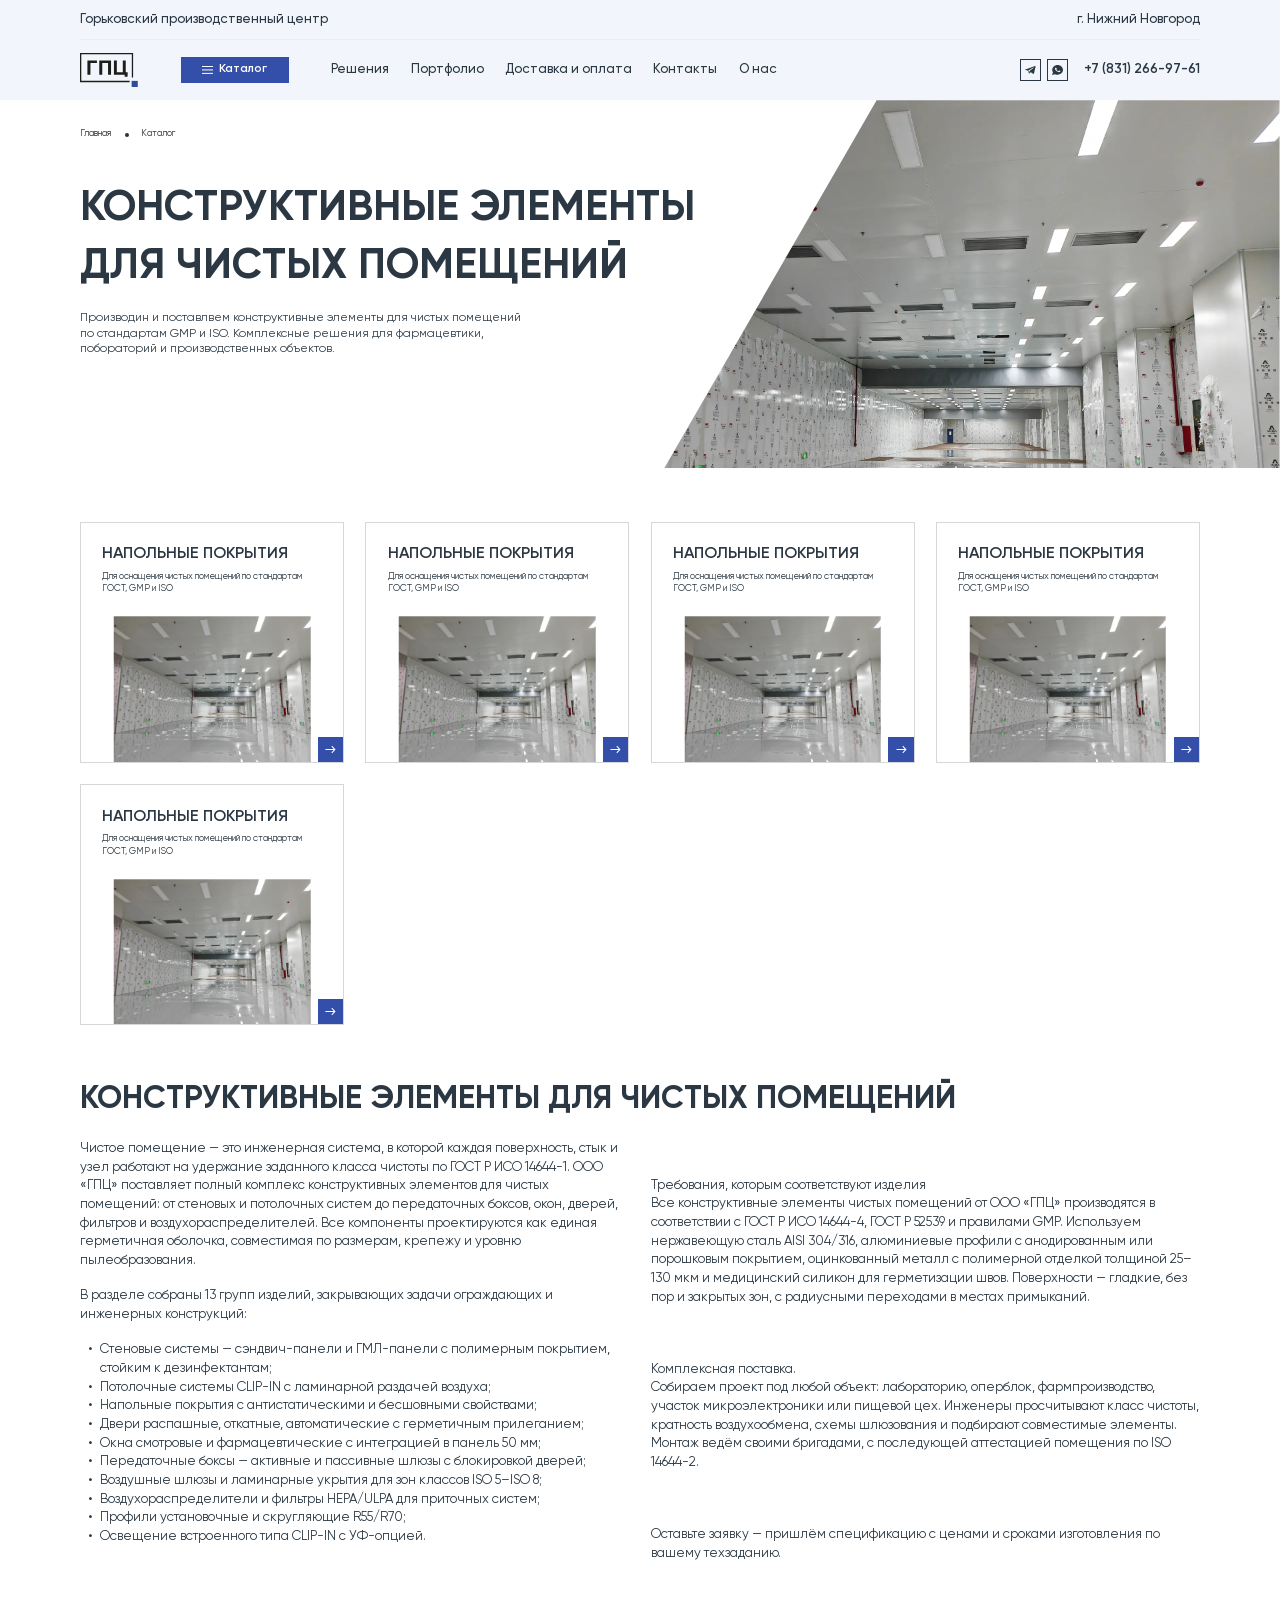
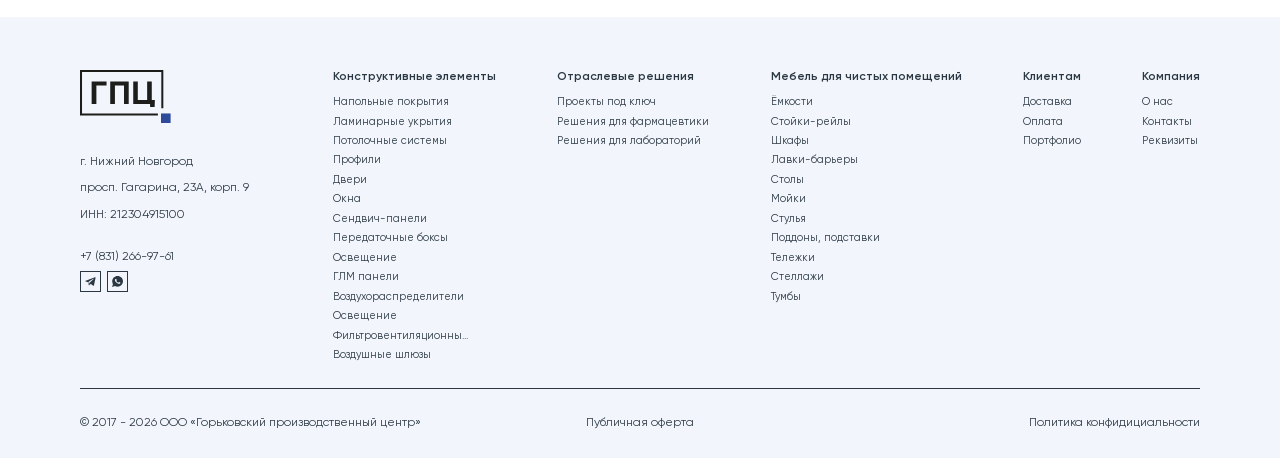
<file: catalog.html>
<!DOCTYPE html>
<html lang="ru">

<head>
    <meta charset="UTF-8">
    <meta name="viewport" content="width=device-width, initial-scale=1.0">
    <meta name="description" content="">
    <meta name="keywords" content="">
    <meta name="color-scheme" content="light only">
    <link rel="stylesheet" href="css/swiper-bundle.min.css">
    <link rel="stylesheet" href="css/fancybox.css">
    <link rel="stylesheet" href="css/style.min.css">
    <link rel="icon" href="img/favicon.svg" type="image/svg+xml">
    <title>Главная</title>
</head>

<body class="m-page">
    <div class="wrapper">
        <header class="header">
            <div class="container">
                <div class="header__inner">
                    <div class="header__top _flex-between">
                        <div class="header__title">
                            <div class="text20 text12-tablet">
                                Горьковский производственный центр
                            </div>
                        </div>
                        <div class="text20 text14-tablet">
                            г. Нижний Новгород
                        </div>
                    </div>
                    <div class="header__bottom">
                        <a href="" class="header__logo">
                            <img src="img/logo.svg" alt="">
                        </a>
                        <button class="burger m-btn-blue _toggle-menu">
                            <img src="img/burger.svg" alt="" class="_view1">
                            <img src="img/burger2.svg" alt="" class="_view2">
                        </button>
                        <div class="m-menu">
                            <div class="m-menu__scroll _flex">
                                <div class="header-catalog">
                                    <div class="header-catalog__show _toggle-catalog m-btn-blue">
                                        <img src="img/burger.svg" alt="">
                                        <span class="text18 text20-tablet">Каталог</span>
                                    </div>
                                    <div class="catalog-menu">
                                        <div class="catalog-menu__bg _toggle-catalog"></div>
                                        <div class="catalog-menu__modal">
                                            <button class="catalog-menu__close _toggle-catalog">
                                                <img src="img/close.svg" alt="">
                                            </button>
                                            <div class="catalog-menu__inner">
                                                <div class="menu-group">
                                                    <div class="menu-group__col">
                                                        <div class="h4">
                                                            Конструктивные
                                                            элементы
                                                        </div>
                                                    </div>
                                                    <div class="menu-group__col2">
                                                        <div class="solution-category__items">
                                                            <a href="" class="solution-item">
                                                                <div class="solution-item__icon">
                                                                    <img src="img/solution-icon.webp" alt="">
                                                                </div>
                                                                <div class="solution-item__text">
                                                                    <span class="text18">
            Напольные покрытия
        </span>
                                                                </div>
                                                            </a>
                                                            <a href="" class="solution-item">
                                                                <div class="solution-item__icon">
                                                                    <img src="img/solution-icon.webp" alt="">
                                                                </div>
                                                                <div class="solution-item__text">
                                                                    <span class="text18">
            Напольные покрытия
        </span>
                                                                </div>
                                                            </a>
                                                            <a href="" class="solution-item">
                                                                <div class="solution-item__icon">
                                                                    <img src="img/solution-icon.webp" alt="">
                                                                </div>
                                                                <div class="solution-item__text">
                                                                    <span class="text18">
            Напольные покрытия
        </span>
                                                                </div>
                                                            </a>
                                                            <a href="" class="solution-item">
                                                                <div class="solution-item__icon">
                                                                    <img src="img/solution-icon.webp" alt="">
                                                                </div>
                                                                <div class="solution-item__text">
                                                                    <span class="text18">
            Напольные покрытия
        </span>
                                                                </div>
                                                            </a>
                                                            <a href="" class="solution-item">
                                                                <div class="solution-item__icon">
                                                                    <img src="img/solution-icon.webp" alt="">
                                                                </div>
                                                                <div class="solution-item__text">
                                                                    <span class="text18">
            Напольные покрытия
        </span>
                                                                </div>
                                                            </a>
                                                            <a href="" class="solution-item">
                                                                <div class="solution-item__icon">
                                                                    <img src="img/solution-icon.webp" alt="">
                                                                </div>
                                                                <div class="solution-item__text">
                                                                    <span class="text18">
            Напольные покрытия
        </span>
                                                                </div>
                                                            </a>
                                                            <a href="" class="solution-item">
                                                                <div class="solution-item__icon">
                                                                    <img src="img/solution-icon.webp" alt="">
                                                                </div>
                                                                <div class="solution-item__text">
                                                                    <span class="text18">
            Напольные покрытия
        </span>
                                                                </div>
                                                            </a>
                                                            <a href="" class="solution-item">
                                                                <div class="solution-item__icon">
                                                                    <img src="img/solution-icon.webp" alt="">
                                                                </div>
                                                                <div class="solution-item__text">
                                                                    <span class="text18">
            Напольные покрытия
        </span>
                                                                </div>
                                                            </a>
                                                            <a href="" class="solution-item">
                                                                <div class="solution-item__icon">
                                                                    <img src="img/solution-icon.webp" alt="">
                                                                </div>
                                                                <div class="solution-item__text">
                                                                    <span class="text18">
            Напольные покрытия
        </span>
                                                                </div>
                                                            </a>
                                                            <a href="" class="solution-item">
                                                                <div class="solution-item__icon">
                                                                    <img src="img/solution-icon.webp" alt="">
                                                                </div>
                                                                <div class="solution-item__text">
                                                                    <span class="text18">
            Напольные покрытия
        </span>
                                                                </div>
                                                            </a>
                                                            <a href="" class="solution-item">
                                                                <div class="solution-item__icon">
                                                                    <img src="img/solution-icon.webp" alt="">
                                                                </div>
                                                                <div class="solution-item__text">
                                                                    <span class="text18">
            Напольные покрытия
        </span>
                                                                </div>
                                                            </a>
                                                            <a href="" class="solution-item">
                                                                <div class="solution-item__icon">
                                                                    <img src="img/solution-icon.webp" alt="">
                                                                </div>
                                                                <div class="solution-item__text">
                                                                    <span class="text18">
            Напольные покрытия
        </span>
                                                                </div>
                                                            </a>
                                                            <a href="" class="solution-item">
                                                                <div class="solution-item__icon">
                                                                    <img src="img/solution-icon.webp" alt="">
                                                                </div>
                                                                <div class="solution-item__text">
                                                                    <span class="text18">
            Напольные покрытия
        </span>
                                                                </div>
                                                            </a>
                                                            <a href="" class="solution-item">
                                                                <div class="solution-item__icon">
                                                                    <img src="img/solution-icon.webp" alt="">
                                                                </div>
                                                                <div class="solution-item__text">
                                                                    <span class="text18">
            Напольные покрытия
        </span>
                                                                </div>
                                                            </a>
                                                        </div>
                                                    </div>
                                                </div>
                                                <div class="menu-group">
                                                    <div class="menu-group__col">
                                                        <div class="h4">
                                                            Мебель <br>
                                                для чистых помещений
                                                        </div>
                                                    </div>
                                                    <div class="menu-group__col2">
                                                        <div class="solution-category__items">
                                                            <a href="" class="solution-item">
                                                                <div class="solution-item__icon">
                                                                    <img src="img/solution-icon.webp" alt="">
                                                                </div>
                                                                <div class="solution-item__text">
                                                                    <span class="text18">
            Напольные покрытия
        </span>
                                                                </div>
                                                            </a>
                                                            <a href="" class="solution-item">
                                                                <div class="solution-item__icon">
                                                                    <img src="img/solution-icon.webp" alt="">
                                                                </div>
                                                                <div class="solution-item__text">
                                                                    <span class="text18">
            Напольные покрытия
        </span>
                                                                </div>
                                                            </a>
                                                            <a href="" class="solution-item">
                                                                <div class="solution-item__icon">
                                                                    <img src="img/solution-icon.webp" alt="">
                                                                </div>
                                                                <div class="solution-item__text">
                                                                    <span class="text18">
            Напольные покрытия
        </span>
                                                                </div>
                                                            </a>
                                                            <a href="" class="solution-item">
                                                                <div class="solution-item__icon">
                                                                    <img src="img/solution-icon.webp" alt="">
                                                                </div>
                                                                <div class="solution-item__text">
                                                                    <span class="text18">
            Напольные покрытия
        </span>
                                                                </div>
                                                            </a>

                                                            <a href="" class="solution-item">
                                                                <div class="solution-item__icon">
                                                                    <img src="img/solution-icon.webp" alt="">
                                                                </div>
                                                                <div class="solution-item__text">
                                                                    <span class="text18">
            Напольные покрытия
        </span>
                                                                </div>
                                                            </a>
                                                            <a href="" class="solution-item">
                                                                <div class="solution-item__icon">
                                                                    <img src="img/solution-icon.webp" alt="">
                                                                </div>
                                                                <div class="solution-item__text">
                                                                    <span class="text18">
            Напольные покрытия
        </span>
                                                                </div>
                                                            </a>
                                                            <a href="" class="solution-item">
                                                                <div class="solution-item__icon">
                                                                    <img src="img/solution-icon.webp" alt="">
                                                                </div>
                                                                <div class="solution-item__text">
                                                                    <span class="text18">
            Напольные покрытия
        </span>
                                                                </div>
                                                            </a>
                                                            <a href="" class="solution-item">
                                                                <div class="solution-item__icon">
                                                                    <img src="img/solution-icon.webp" alt="">
                                                                </div>
                                                                <div class="solution-item__text">
                                                                    <span class="text18">
            Напольные покрытия
        </span>
                                                                </div>
                                                            </a>

                                                            <a href="" class="solution-item">
                                                                <div class="solution-item__icon">
                                                                    <img src="img/solution-icon.webp" alt="">
                                                                </div>
                                                                <div class="solution-item__text">
                                                                    <span class="text18">
            Напольные покрытия
        </span>
                                                                </div>
                                                            </a>
                                                            <a href="" class="solution-item">
                                                                <div class="solution-item__icon">
                                                                    <img src="img/solution-icon.webp" alt="">
                                                                </div>
                                                                <div class="solution-item__text">
                                                                    <span class="text18">
            Напольные покрытия
        </span>
                                                                </div>
                                                            </a>
                                                            <a href="" class="solution-item">
                                                                <div class="solution-item__icon">
                                                                    <img src="img/solution-icon.webp" alt="">
                                                                </div>
                                                                <div class="solution-item__text">
                                                                    <span class="text18">
            Напольные покрытия
        </span>
                                                                </div>
                                                            </a>
                                                            <a href="" class="solution-item">
                                                                <div class="solution-item__icon">
                                                                    <img src="img/solution-icon.webp" alt="">
                                                                </div>
                                                                <div class="solution-item__text">
                                                                    <span class="text18">
            Напольные покрытия
        </span>
                                                                </div>
                                                            </a>
                                                        </div>
                                                    </div>
                                                </div>
                                                <div class="catalog-menu__links">
                                                    <a href="" class="catalog-menu__link">
                                                        <span class="h4">
                                                    Конструктивные <br>
                                                    элементы
                                                </span>
                                                    </a>
                                                    <a href="" class="catalog-menu__link">
                                                        <span class="h4">
                                                    Передаточные <br>
                                                    шлюзы
                                                </span>
                                                    </a>
                                                    <a href="" class="catalog-menu__link">
                                                        <span class="h4">
                                                    Фильтрующие <br>
                                                    элементы
                                                </span>
                                                    </a>
                                                </div>
                                            </div>
                                        </div>
                                    </div>
                                </div>
                                <nav class="nav">
                                    <ul>
                                        <li><a href="">Решения</a></li>
                                        <li><a href="">Портфолио</a></li>
                                        <li><a href="">Доставка и оплата</a></li>
                                        <li><a href="">Контакты</a></li>
                                        <li><a href="">О нас</a></li>
                                    </ul>
                                </nav>
                            </div>
                        </div>
                        <div class="header-contacts">
                            <div class="socials">
                                <a href="" class="socials__item">
                                    <img src="img/tg.svg" alt="">
                                </a>
                                <a href="" class="socials__item">
                                    <img src="img/whatsapp.svg" alt="">
                                </a>
                            </div>

                            <a href="" class="header-contacts__phone text20 semi-bold-text">
                                +7 (831) 266-97-61
                            </a>
                        </div>
                    </div>
                </div>
            </div>


            <div class="mob-footer">
                <a href="tel:+7(831)266-97-45" class="mob-footer__phone text18 medium-text">
                    +7(831)266-97-45
                </a>
                <div class="mob-footer__badge">
                    <span>Позвонить</span>
                </div>
                <div class="mob-footer__nav _flex">
                    <a href="" class="mob-footer__btn">
                        <i>
                <img src="img/menu-icon.webp" alt="">
            </i>
                        <span>Элементы</span>
                    </a>
                    <a href="" class="mob-footer__btn">
                        <i>
                <img src="img/menu-icon3.webp" alt="">
            </i>
                        <span>Мебель</span>
                    </a>
                    <button class="mob-footer__btn _toggle-menu">
                        <i>
                <img src="img/menu-icon.svg" alt="">
            </i>
                        <span>Меню</span>
                    </button>
                </div>
            </div>
        </header>
        <main class="content">

            <div class="main main2 m-section _first">
                <div class="container">
                    <div class="main__inner">
                        <div class="main__col">
                            <div class="breadcrumbs">
                                <ul>
                                    <li><a href="">Главная</a></li>
                                    <li><span>Каталог</span></li>
                                </ul>
                            </div>
                            <div class="main__top">
                                <h1 class="h1">
                                    КОНСТРУКТИВНЫЕ ЭЛЕМЕНТЫ ДЛЯ ЧИСТЫХ ПОМЕЩЕНИЙ
                                </h1>
                                <div class="main__desc _mt24 _mt16-tablet">
                                    <div class="text18">
                                        Производин и поставлвем конструктивные элементы для чистых помещений <span class="_no-wrap">по стандартам</span> GMP и ISO. Комплексные решения для фармацевтики, <span class="_no-wrap">побораторий и</span> производственных объектов.
                                    </div>
                                </div>
                            </div>
                        </div>
                        <img src="img/main.webp" alt="" class="main__img">
                    </div>
                </div>

            </div>

            <div class="catalog m-section">
                <div class="container">
                    <div class="catalog__grid">
                        <a href="" class="catalog-card">
                            <div class="catalog-card__content">
                                <div class="catalog-card__text">
                                    <div class="h4 text24-tablet">
                                        Напольные покрытия
                                    </div>
                                    <div class="_mt8">
                                        <div class="text14">
                                            Для оснащения чистых помещений по стандартам ГОСТ, GMP и ISO
                                        </div>
                                    </div>
                                </div>
                            </div>
                            <div class="catalog-card__img _scale-img">
                                <img src="img/main.webp" alt="">
                            </div>
                        </a>
                        <a href="" class="catalog-card">
                            <div class="catalog-card__content">
                                <div class="catalog-card__text">
                                    <div class="h4 text24-tablet">
                                        Напольные покрытия
                                    </div>
                                    <div class="_mt8">
                                        <div class="text14">
                                            Для оснащения чистых помещений по стандартам ГОСТ, GMP и ISO
                                        </div>
                                    </div>
                                </div>
                            </div>
                            <div class="catalog-card__img _scale-img">
                                <img src="img/main.webp" alt="">
                            </div>
                        </a>
                        <a href="" class="catalog-card">
                            <div class="catalog-card__content">
                                <div class="catalog-card__text">
                                    <div class="h4 text24-tablet">
                                        Напольные покрытия
                                    </div>
                                    <div class="_mt8">
                                        <div class="text14">
                                            Для оснащения чистых помещений по стандартам ГОСТ, GMP и ISO
                                        </div>
                                    </div>
                                </div>
                            </div>
                            <div class="catalog-card__img _scale-img">
                                <img src="img/main.webp" alt="">
                            </div>
                        </a>
                        <a href="" class="catalog-card">
                            <div class="catalog-card__content">
                                <div class="catalog-card__text">
                                    <div class="h4 text24-tablet">
                                        Напольные покрытия
                                    </div>
                                    <div class="_mt8">
                                        <div class="text14">
                                            Для оснащения чистых помещений по стандартам ГОСТ, GMP и ISO
                                        </div>
                                    </div>
                                </div>
                            </div>
                            <div class="catalog-card__img _scale-img">
                                <img src="img/main.webp" alt="">
                            </div>
                        </a>
                        <a href="" class="catalog-card">
                            <div class="catalog-card__content">
                                <div class="catalog-card__text">
                                    <div class="h4 text24-tablet">
                                        Напольные покрытия
                                    </div>
                                    <div class="_mt8">
                                        <div class="text14">
                                            Для оснащения чистых помещений по стандартам ГОСТ, GMP и ISO
                                        </div>
                                    </div>
                                </div>
                            </div>
                            <div class="catalog-card__img _scale-img">
                                <img src="img/main.webp" alt="">
                            </div>
                        </a>
                    </div>
                </div>
            </div>

            <div class="catalog-seo m-section _last">
                <div class="container">
                    <div class="h2">
                        Конструктивные элементы для чистых помещений
                    </div>
                    <div class="_mt32 _mt24-tablet">
                        <div class="catalog-seo__grid">
                            <div class="catalog-seo__col">
                                <div class="text">
                                    <p>Чистое помещение — это инженерная система, в которой каждая поверхность, стык и узел работают на удержание заданного класса чистоты по ГОСТ Р ИСО 14644-1. ООО «ГПЦ» поставляет полный комплекс конструктивных элементов для чистых помещений: от стеновых и потолочных систем до передаточных боксов, окон, дверей, фильтров и воздухораспределителей. Все компоненты проектируются как единая герметичная оболочка, совместимая по размерам, крепежу и уровню пылеобразования.</p>
                                    <p>В разделе собраны 13 групп изделий, закрывающих задачи ограждающих и инженерных конструкций:</p>
                                    <ul>
                                        <li>Стеновые системы — сэндвич-панели и ГМЛ-панели с полимерным покрытием, стойким к дезинфектантам;</li>
                                        <li>Потолочные системы CLIP-IN с ламинарной раздачей воздуха;</li>
                                        <li>Напольные покрытия с антистатическими и бесшовными свойствами;</li>
                                        <li>Двери распашные, откатные, автоматические с герметичным прилеганием;</li>
                                        <li>Окна смотровые и фармацевтические с интеграцией в панель 50 мм;</li>
                                        <li>Передаточные боксы — активные и пассивные шлюзы с блокировкой дверей;</li>
                                        <li>Воздушные шлюзы и ламинарные укрытия для зон классов ISO 5–ISO 8;</li>
                                        <li>Воздухораспределители и фильтры HEPA/ULPA для приточных систем;</li>
                                        <li>Профили установочные и скругляющие R55/R70;</li>
                                        <li>Освещение встроенного типа CLIP-IN с УФ-опцией.</li>
                                    </ul>
                                </div>
                            </div>
                            <div class="catalog-seo__col">
                                <div class="text">
                                    <hr>

                                    <p>
                                        Требования, которым соответствуют изделия <br>
                        Все конструктивные элементы чистых помещений от ООО «ГПЦ» производятся в соответствии с ГОСТ Р ИСО 14644-4, ГОСТ Р 52539 и правилами GMP. Используем нержавеющую сталь AISI 304/316, алюминиевые профили с анодированным или порошковым покрытием, оцинкованный металл с полимерной отделкой толщиной 25–130 мкм и медицинский силикон для герметизации швов. Поверхности — гладкие, без пор и закрытых зон, с радиусными переходами в местах примыканий.
                                    </p>

                                    <hr>

                                    <p>
                                        Комплексная поставка. <br>
                        Собираем проект под любой объект: лабораторию, оперблок, фармпроизводство, участок микроэлектроники или пищевой цех. Инженеры просчитывают класс чистоты, кратность воздухообмена, схемы шлюзования и подбирают совместимые элементы. Монтаж ведём своими бригадами, с последующей аттестацией помещения по ISO 14644-2.
                                    </p>

                                    <hr>

                                    <p>Оставьте заявку — пришлём спецификацию с ценами и сроками изготовления по вашему техзаданию.</p>

                                </div>
                            </div>
                        </div>
                    </div>
                </div>
            </div>

        </main>
        <footer class="footer">
            <div class="container">
                <div class="footer__top">
                    <div class="footer__top-col">
                        <a href="" class="footer__logo">
                            <img src="img/logo.svg" alt="">
                            <span class="text12 medium-text">
                    Горьковский <br> производственный центр
                </span>
                        </a>
                        <div class="footer__info">
                            <div class="text18">г. Нижний Новгород</div>
                            <div class="text18">просп. Гагарина, 23А, корп. 9</div>
                            <div class="text18">ИНН: 212304915100</div>
                        </div>
                        <div class="footer__contacts _mt40 _mt32-tablet">
                            <a href="" class="text18">
                                +7 (831) 266-97-61
                            </a>
                            <div class="socials">
                                <a href="" class="socials__item">
                                    <img src="img/tg.svg" alt="">
                                </a>
                                <a href="" class="socials__item">
                                    <img src="img/whatsapp.svg" alt="">
                                </a>
                            </div>

                        </div>
                    </div>
                    <div class="footer__top-col2">
                        <div class="footer-nav">
                            <div class="footer-nav__top">
                                <div class="text18 semi-bold-text">
                                    Конструктивные элементы
                                </div>
                            </div>
                            <div class="footer-nav__bottom">
                                <ul>
                                    <li><a href="">Напольные покрытия</a></li>
                                    <li><a href="">Ламинарные укрытия</a></li>
                                    <li><a href="">Потолочные системы</a></li>
                                    <li><a href="">Профили</a></li>
                                    <li><a href="">Двери</a></li>
                                    <li><a href="">Окна</a></li>
                                    <li><a href="">Сендвич-панели</a></li>
                                    <li><a href="">Передаточные боксы</a></li>
                                    <li><a href="">Освещение</a></li>
                                    <li><a href="">ГЛМ панели</a></li>
                                    <li><a href="">Воздухораспределители</a></li>
                                    <li><a href="">Освещение</a></li>
                                    <li><a href="">Фильтровентиляционны...</a></li>
                                    <li><a href="">Воздушные шлюзы</a></li>
                                </ul>
                            </div>
                        </div>
                        <div class="footer-nav">
                            <div class="footer-nav__top">
                                <div class="text18 semi-bold-text">
                                    Отраслевые решения
                                </div>
                            </div>
                            <div class="footer-nav__bottom">
                                <ul>
                                    <li><a href="">Проекты под ключ</a></li>
                                    <li><a href="">Решения для фармацевтики</a></li>
                                    <li><a href="">Решения для лабораторий</a></li>
                                </ul>
                            </div>
                        </div>
                        <div class="footer-nav">
                            <div class="footer-nav__top">
                                <div class="text18 semi-bold-text">
                                    Мебель для чистых помещений
                                </div>
                            </div>
                            <div class="footer-nav__bottom">
                                <ul>
                                    <li><a href="">Ёмкости</a></li>
                                    <li><a href="">Стойки-рейлы</a></li>
                                    <li><a href="">Шкафы</a></li>
                                    <li><a href="">Лавки-барьеры</a></li>
                                    <li><a href="">Столы</a></li>
                                    <li><a href="">Мойки</a></li>
                                    <li><a href="">Стулья</a></li>
                                    <li><a href="">Поддоны, подставки</a></li>
                                    <li><a href="">Тележки</a></li>
                                    <li><a href="">Стеллажи</a></li>
                                    <li><a href="">Тумбы</a></li>
                                </ul>
                            </div>
                        </div>
                        <div class="footer-nav">
                            <div class="footer-nav__top">
                                <div class="text18 semi-bold-text">
                                    Клиентам
                                </div>
                            </div>
                            <div class="footer-nav__bottom">
                                <ul>
                                    <li><a href="">Доставка</a></li>
                                    <li><a href="">Оплата</a></li>
                                    <li><a href="">Портфолио</a></li>
                                </ul>
                            </div>
                        </div>
                        <div class="footer-nav">
                            <div class="footer-nav__top">
                                <div class="text18 semi-bold-text">
                                    Компания
                                </div>
                            </div>
                            <div class="footer-nav__bottom">
                                <ul>
                                    <li><a href="">О нас</a></li>
                                    <li><a href="">Контакты</a></li>
                                    <li><a href="">Реквизиты</a></li>
                                </ul>
                            </div>
                        </div>
                    </div>
                </div>
                <div class="footer__bottom">
                    <div class="footer__bottom-col">
                        <div class="text18 text12-tablet">
                            © 2017 - 2026 ООО «Горьковский производственный центр»
                        </div>
                    </div>
                    <div class="footer__bottom-col2">
                        <a href="" class="text18 text12-tablet">
                            Публичная оферта
                        </a>
                    </div>
                    <div class="footer__bottom-col3">
                        <a href="" class="text18 text12-tablet">
                            Политика конфидициальности
                        </a>
                    </div>
                </div>
            </div>

        </footer>
    </div>

    <script src="js/jquery.min.js"></script>
    <script src="js/jquery.maskedinput.min.js"></script>
    <script src="js/swiper-bundle.min.js"></script>
    <script src="js/fancybox.umd.js"></script>
    <script src="js/main.min.js"></script>

</body>

</html>
</file>
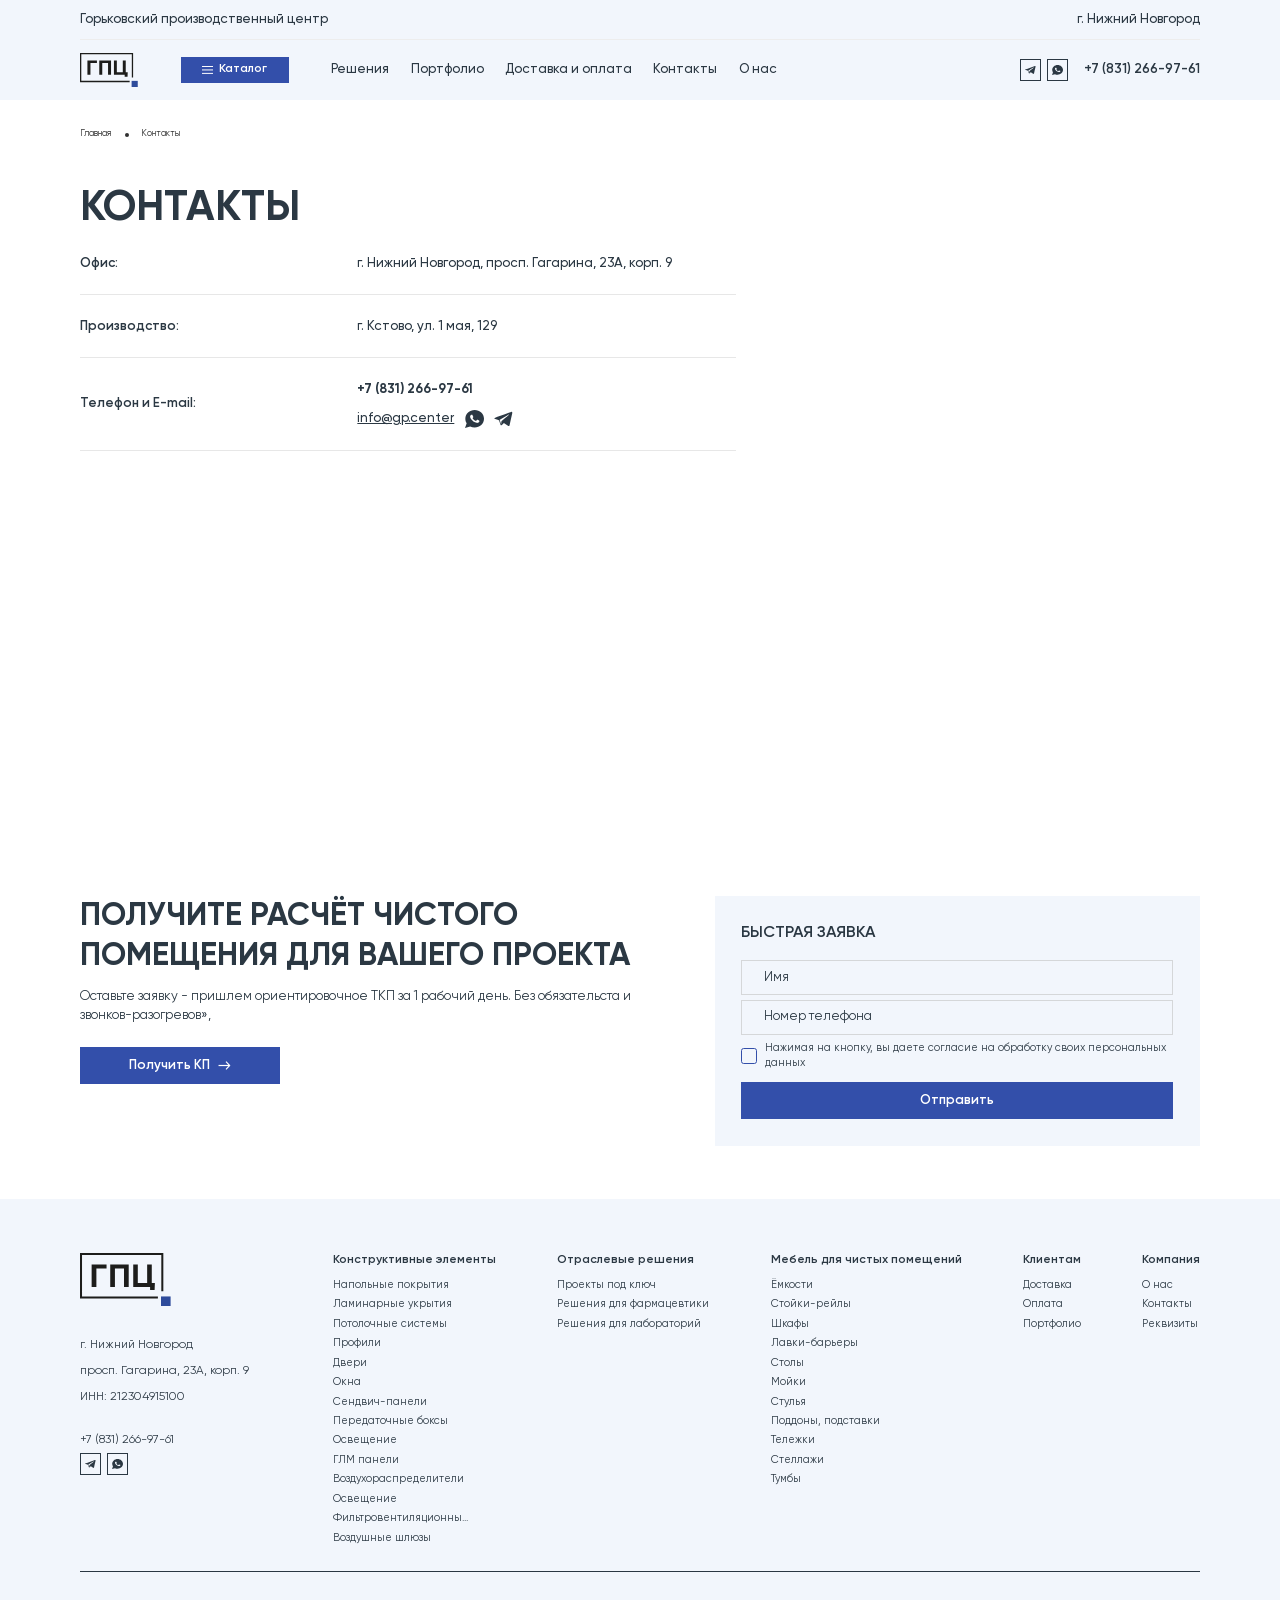
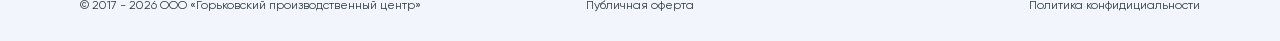
<file: contacts.html>
<!DOCTYPE html>
<html lang="ru">

<head>
    <meta charset="UTF-8">
    <meta name="viewport" content="width=device-width, initial-scale=1.0">
    <meta name="description" content="">
    <meta name="keywords" content="">
    <meta name="color-scheme" content="light only">
    <link rel="stylesheet" href="css/swiper-bundle.min.css">
    <link rel="stylesheet" href="css/fancybox.css">
    <link rel="stylesheet" href="css/style.min.css">
    <link rel="icon" href="img/favicon.svg" type="image/svg+xml">
    <title>Главная</title>
</head>

<body class="m-page">
    <div class="wrapper">
        <header class="header">
            <div class="container">
                <div class="header__inner">
                    <div class="header__top _flex-between">
                        <div class="header__title">
                            <div class="text20 text12-tablet">
                                Горьковский производственный центр
                            </div>
                        </div>
                        <div class="text20 text14-tablet">
                            г. Нижний Новгород
                        </div>
                    </div>
                    <div class="header__bottom">
                        <a href="" class="header__logo">
                            <img src="img/logo.svg" alt="">
                        </a>
                        <button class="burger m-btn-blue _toggle-menu">
                            <img src="img/burger.svg" alt="" class="_view1">
                            <img src="img/burger2.svg" alt="" class="_view2">
                        </button>
                        <div class="m-menu">
                            <div class="m-menu__scroll _flex">
                                <div class="header-catalog">
                                    <div class="header-catalog__show _toggle-catalog m-btn-blue">
                                        <img src="img/burger.svg" alt="">
                                        <span class="text18 text20-tablet">Каталог</span>
                                    </div>
                                    <div class="catalog-menu">
                                        <div class="catalog-menu__bg _toggle-catalog"></div>
                                        <div class="catalog-menu__modal">
                                            <button class="catalog-menu__close _toggle-catalog">
                                                <img src="img/close.svg" alt="">
                                            </button>
                                            <div class="catalog-menu__inner">
                                                <div class="menu-group">
                                                    <div class="menu-group__col">
                                                        <div class="h4">
                                                            Конструктивные
                                                            элементы
                                                        </div>
                                                    </div>
                                                    <div class="menu-group__col2">
                                                        <div class="solution-category__items">
                                                            <a href="" class="solution-item">
                                                                <div class="solution-item__icon">
                                                                    <img src="img/solution-icon.webp" alt="">
                                                                </div>
                                                                <div class="solution-item__text">
                                                                    <span class="text18">
            Напольные покрытия
        </span>
                                                                </div>
                                                            </a>
                                                            <a href="" class="solution-item">
                                                                <div class="solution-item__icon">
                                                                    <img src="img/solution-icon.webp" alt="">
                                                                </div>
                                                                <div class="solution-item__text">
                                                                    <span class="text18">
            Напольные покрытия
        </span>
                                                                </div>
                                                            </a>
                                                            <a href="" class="solution-item">
                                                                <div class="solution-item__icon">
                                                                    <img src="img/solution-icon.webp" alt="">
                                                                </div>
                                                                <div class="solution-item__text">
                                                                    <span class="text18">
            Напольные покрытия
        </span>
                                                                </div>
                                                            </a>
                                                            <a href="" class="solution-item">
                                                                <div class="solution-item__icon">
                                                                    <img src="img/solution-icon.webp" alt="">
                                                                </div>
                                                                <div class="solution-item__text">
                                                                    <span class="text18">
            Напольные покрытия
        </span>
                                                                </div>
                                                            </a>
                                                            <a href="" class="solution-item">
                                                                <div class="solution-item__icon">
                                                                    <img src="img/solution-icon.webp" alt="">
                                                                </div>
                                                                <div class="solution-item__text">
                                                                    <span class="text18">
            Напольные покрытия
        </span>
                                                                </div>
                                                            </a>
                                                            <a href="" class="solution-item">
                                                                <div class="solution-item__icon">
                                                                    <img src="img/solution-icon.webp" alt="">
                                                                </div>
                                                                <div class="solution-item__text">
                                                                    <span class="text18">
            Напольные покрытия
        </span>
                                                                </div>
                                                            </a>
                                                            <a href="" class="solution-item">
                                                                <div class="solution-item__icon">
                                                                    <img src="img/solution-icon.webp" alt="">
                                                                </div>
                                                                <div class="solution-item__text">
                                                                    <span class="text18">
            Напольные покрытия
        </span>
                                                                </div>
                                                            </a>
                                                            <a href="" class="solution-item">
                                                                <div class="solution-item__icon">
                                                                    <img src="img/solution-icon.webp" alt="">
                                                                </div>
                                                                <div class="solution-item__text">
                                                                    <span class="text18">
            Напольные покрытия
        </span>
                                                                </div>
                                                            </a>
                                                            <a href="" class="solution-item">
                                                                <div class="solution-item__icon">
                                                                    <img src="img/solution-icon.webp" alt="">
                                                                </div>
                                                                <div class="solution-item__text">
                                                                    <span class="text18">
            Напольные покрытия
        </span>
                                                                </div>
                                                            </a>
                                                            <a href="" class="solution-item">
                                                                <div class="solution-item__icon">
                                                                    <img src="img/solution-icon.webp" alt="">
                                                                </div>
                                                                <div class="solution-item__text">
                                                                    <span class="text18">
            Напольные покрытия
        </span>
                                                                </div>
                                                            </a>
                                                            <a href="" class="solution-item">
                                                                <div class="solution-item__icon">
                                                                    <img src="img/solution-icon.webp" alt="">
                                                                </div>
                                                                <div class="solution-item__text">
                                                                    <span class="text18">
            Напольные покрытия
        </span>
                                                                </div>
                                                            </a>
                                                            <a href="" class="solution-item">
                                                                <div class="solution-item__icon">
                                                                    <img src="img/solution-icon.webp" alt="">
                                                                </div>
                                                                <div class="solution-item__text">
                                                                    <span class="text18">
            Напольные покрытия
        </span>
                                                                </div>
                                                            </a>
                                                            <a href="" class="solution-item">
                                                                <div class="solution-item__icon">
                                                                    <img src="img/solution-icon.webp" alt="">
                                                                </div>
                                                                <div class="solution-item__text">
                                                                    <span class="text18">
            Напольные покрытия
        </span>
                                                                </div>
                                                            </a>
                                                            <a href="" class="solution-item">
                                                                <div class="solution-item__icon">
                                                                    <img src="img/solution-icon.webp" alt="">
                                                                </div>
                                                                <div class="solution-item__text">
                                                                    <span class="text18">
            Напольные покрытия
        </span>
                                                                </div>
                                                            </a>
                                                        </div>
                                                    </div>
                                                </div>
                                                <div class="menu-group">
                                                    <div class="menu-group__col">
                                                        <div class="h4">
                                                            Мебель <br>
                                                для чистых помещений
                                                        </div>
                                                    </div>
                                                    <div class="menu-group__col2">
                                                        <div class="solution-category__items">
                                                            <a href="" class="solution-item">
                                                                <div class="solution-item__icon">
                                                                    <img src="img/solution-icon.webp" alt="">
                                                                </div>
                                                                <div class="solution-item__text">
                                                                    <span class="text18">
            Напольные покрытия
        </span>
                                                                </div>
                                                            </a>
                                                            <a href="" class="solution-item">
                                                                <div class="solution-item__icon">
                                                                    <img src="img/solution-icon.webp" alt="">
                                                                </div>
                                                                <div class="solution-item__text">
                                                                    <span class="text18">
            Напольные покрытия
        </span>
                                                                </div>
                                                            </a>
                                                            <a href="" class="solution-item">
                                                                <div class="solution-item__icon">
                                                                    <img src="img/solution-icon.webp" alt="">
                                                                </div>
                                                                <div class="solution-item__text">
                                                                    <span class="text18">
            Напольные покрытия
        </span>
                                                                </div>
                                                            </a>
                                                            <a href="" class="solution-item">
                                                                <div class="solution-item__icon">
                                                                    <img src="img/solution-icon.webp" alt="">
                                                                </div>
                                                                <div class="solution-item__text">
                                                                    <span class="text18">
            Напольные покрытия
        </span>
                                                                </div>
                                                            </a>

                                                            <a href="" class="solution-item">
                                                                <div class="solution-item__icon">
                                                                    <img src="img/solution-icon.webp" alt="">
                                                                </div>
                                                                <div class="solution-item__text">
                                                                    <span class="text18">
            Напольные покрытия
        </span>
                                                                </div>
                                                            </a>
                                                            <a href="" class="solution-item">
                                                                <div class="solution-item__icon">
                                                                    <img src="img/solution-icon.webp" alt="">
                                                                </div>
                                                                <div class="solution-item__text">
                                                                    <span class="text18">
            Напольные покрытия
        </span>
                                                                </div>
                                                            </a>
                                                            <a href="" class="solution-item">
                                                                <div class="solution-item__icon">
                                                                    <img src="img/solution-icon.webp" alt="">
                                                                </div>
                                                                <div class="solution-item__text">
                                                                    <span class="text18">
            Напольные покрытия
        </span>
                                                                </div>
                                                            </a>
                                                            <a href="" class="solution-item">
                                                                <div class="solution-item__icon">
                                                                    <img src="img/solution-icon.webp" alt="">
                                                                </div>
                                                                <div class="solution-item__text">
                                                                    <span class="text18">
            Напольные покрытия
        </span>
                                                                </div>
                                                            </a>

                                                            <a href="" class="solution-item">
                                                                <div class="solution-item__icon">
                                                                    <img src="img/solution-icon.webp" alt="">
                                                                </div>
                                                                <div class="solution-item__text">
                                                                    <span class="text18">
            Напольные покрытия
        </span>
                                                                </div>
                                                            </a>
                                                            <a href="" class="solution-item">
                                                                <div class="solution-item__icon">
                                                                    <img src="img/solution-icon.webp" alt="">
                                                                </div>
                                                                <div class="solution-item__text">
                                                                    <span class="text18">
            Напольные покрытия
        </span>
                                                                </div>
                                                            </a>
                                                            <a href="" class="solution-item">
                                                                <div class="solution-item__icon">
                                                                    <img src="img/solution-icon.webp" alt="">
                                                                </div>
                                                                <div class="solution-item__text">
                                                                    <span class="text18">
            Напольные покрытия
        </span>
                                                                </div>
                                                            </a>
                                                            <a href="" class="solution-item">
                                                                <div class="solution-item__icon">
                                                                    <img src="img/solution-icon.webp" alt="">
                                                                </div>
                                                                <div class="solution-item__text">
                                                                    <span class="text18">
            Напольные покрытия
        </span>
                                                                </div>
                                                            </a>
                                                        </div>
                                                    </div>
                                                </div>
                                                <div class="catalog-menu__links">
                                                    <a href="" class="catalog-menu__link">
                                                        <span class="h4">
                                                    Конструктивные <br>
                                                    элементы
                                                </span>
                                                    </a>
                                                    <a href="" class="catalog-menu__link">
                                                        <span class="h4">
                                                    Передаточные <br>
                                                    шлюзы
                                                </span>
                                                    </a>
                                                    <a href="" class="catalog-menu__link">
                                                        <span class="h4">
                                                    Фильтрующие <br>
                                                    элементы
                                                </span>
                                                    </a>
                                                </div>
                                            </div>
                                        </div>
                                    </div>
                                </div>
                                <nav class="nav">
                                    <ul>
                                        <li><a href="">Решения</a></li>
                                        <li><a href="">Портфолио</a></li>
                                        <li><a href="">Доставка и оплата</a></li>
                                        <li><a href="">Контакты</a></li>
                                        <li><a href="">О нас</a></li>
                                    </ul>
                                </nav>
                            </div>
                        </div>
                        <div class="header-contacts">
                            <div class="socials">
                                <a href="" class="socials__item">
                                    <img src="img/tg.svg" alt="">
                                </a>
                                <a href="" class="socials__item">
                                    <img src="img/whatsapp.svg" alt="">
                                </a>
                            </div>

                            <a href="" class="header-contacts__phone text20 semi-bold-text">
                                +7 (831) 266-97-61
                            </a>
                        </div>
                    </div>
                </div>
            </div>


            <div class="mob-footer">
                <a href="tel:+7(831)266-97-45" class="mob-footer__phone text18 medium-text">
                    +7(831)266-97-45
                </a>
                <div class="mob-footer__badge">
                    <span>Позвонить</span>
                </div>
                <div class="mob-footer__nav _flex">
                    <a href="" class="mob-footer__btn">
                        <i>
                <img src="img/menu-icon.webp" alt="">
            </i>
                        <span>Элементы</span>
                    </a>
                    <a href="" class="mob-footer__btn">
                        <i>
                <img src="img/menu-icon3.webp" alt="">
            </i>
                        <span>Мебель</span>
                    </a>
                    <button class="mob-footer__btn _toggle-menu">
                        <i>
                <img src="img/menu-icon.svg" alt="">
            </i>
                        <span>Меню</span>
                    </button>
                </div>
            </div>
        </header>
        <main class="content">

            <div class="contacts-main m-section _first">
                <div class="container">
                    <div class="breadcrumbs">
                        <ul>
                            <li><a href="">Главная</a></li>
                            <li><span>Контакты</span></li>
                        </ul>
                    </div>
                    <h1 class="h1">
                        Контакты
                    </h1>
                    <div class="contacts-main__items">
                        <div class="contact-item">
                            <div class="contact-item__col">
                                <div class="text20 text14-tablet semi-bold-text">
                                    Офис:
                                </div>
                            </div>
                            <div class="contact-item__col2">
                                <div class="text24 text16-tablet">
                                    г. Нижний Новгород, просп. Гагарина, 23А, корп. 9
                                </div>
                            </div>
                        </div>
                        <div class="contact-item">
                            <div class="contact-item__col">
                                <div class="text20 text14-tablet semi-bold-text">
                                    Производство:
                                </div>
                            </div>
                            <div class="contact-item__col2">
                                <div class="text24 text16-tablet">
                                    г. Кстово, ул. 1 мая, 129
                                </div>
                            </div>
                        </div>
                        <div class="contact-item">
                            <div class="contact-item__col">
                                <div class="text20 text14-tablet semi-bold-text">
                                    Телефон и E-mail:
                                </div>
                            </div>
                            <div class="contact-item__col2">
                                <a href="" class="text24 text20-tablet bold-text">
                                    +7 (831) 266-97-61
                                </a>
                                <div class="contact-item__bottom _flex _mt16">
                                    <a href="mailto:info@gp.center" class="contact-item__mail text20 text16-tablet underline-text">
                                        info@gp.center
                                    </a>
                                    <div class="contact-item__socials _flex">
                                        <a href="" class="contact-item__social">
                                            <img src="img/whatsapp.svg" alt="">
                                        </a>
                                        <a href="" class="contact-item__social">
                                            <img src="img/tg.svg" alt="">
                                        </a>
                                    </div>
                                </div>
                            </div>
                        </div>
                    </div>
                    <div id="map" class="map"></div>
                    <script src="https://api-maps.yandex.ru/2.1/?lang=ru_RU&amp;apikey=9133eb49-3a97-4b2d-90be-6b80a97a5036"></script>
                    <script>
                        ymaps.ready(initMap);

                        function initMap() {
                            var coords = [56.295760, 43.972255]; // широта, долгота

                            var map = new ymaps.Map('map', {
                                center: coords,
                                zoom: 16,
                                controls: ['zoomControl', 'fullscreenControl']
                            });

                            map.behaviors.disable('scrollZoom');

                            var placemark = new ymaps.Placemark(coords, {
                                balloonContentHeader: 'ГПЦ',
                                balloonContentBody: 'Металлическая мебель'
                            }, {
                                preset: 'islands#redDotIcon'
                            });

                            map.geoObjects.add(placemark);
                        }
                    </script>


                </div>
            </div>

            <div class="get-price m-section _last">
                <div class="container">
                    <div class="get-price__grid">
                        <div class="get-price__col">
                            <div class="h2">
                                Получите расчёт чистого помещения для вашего проекта
                            </div>
                            <div class="_mt16 _mt8-tablet">
                                <div class="text24 text16-tablet">
                                    Оставьте заявку - пришлем ориентировочное ТКП за 1 рабочий день. Без обязательста и звонков-разогревов»,
                                </div>
                            </div>
                            <div class="get-price__nav _flex _mt32">
                                <a href="" class="get-price__link m-btn m-btn-blue">
                                    <span>Получить КП</span>
                                    <img src="img/arrow-right.svg" alt="">
                                </a>
                            </div>
                        </div>
                        <div class="get-price__col2">
                            <div class="m-form">
                                <div class="m-form__top">
                                    <div class="h4">
                                        Быстрая заявка
                                    </div>

                                </div>
                                <form>
                                    <div class="m-form__fields">
                                        <div class="fg">
                                            <input type="text" placeholder="Имя">
                                        </div>
                                        <div class="fg">
                                            <input type="tel" placeholder="Номер телефона">
                                        </div>
                                    </div>
                                    <div class="m-check">
                                        <p>
                                            <span class="wpcf7-form-control-wrap" data-name="acceptance-consent"><span class="wpcf7-form-control wpcf7-acceptance"><span class="wpcf7-list-item"><label><input type="checkbox" name="acceptance-consent" value="1" aria-invalid="false"><span class="wpcf7-list-item-label">Нажимая на кнопку, вы даете согласие на обработку своих персональных данных</span></label></span></span></span>
                                        </p>
                                    </div>
                                    <input class="wpcf7-form-control wpcf7-submit has-spinner" type="submit" value="Отправить" disabled="">
                                </form>

                                <div class="m-form__success form-thank">
                                    <img class="form-thank__icon" src="img/check2.svg" alt="">
                                    <div class="form-thank__content">
                                        <div class="h3">
                                            Спасибо, мы получили
                                            вашу заявку
                                        </div>
                                        <div class="text18 text14-tablet">
                                            Мы свяжемся с вами в рабочее время
                                        </div>
                                    </div>
                                </div>
                            </div>
                        </div>
                    </div>
                </div>
            </div>

        </main>
        <footer class="footer">
            <div class="container">
                <div class="footer__top">
                    <div class="footer__top-col">
                        <a href="" class="footer__logo">
                            <img src="img/logo.svg" alt="">
                            <span class="text12 medium-text">
                    Горьковский <br> производственный центр
                </span>
                        </a>
                        <div class="footer__info">
                            <div class="text18">г. Нижний Новгород</div>
                            <div class="text18">просп. Гагарина, 23А, корп. 9</div>
                            <div class="text18">ИНН: 212304915100</div>
                        </div>
                        <div class="footer__contacts _mt40 _mt32-tablet">
                            <a href="" class="text18">
                                +7 (831) 266-97-61
                            </a>
                            <div class="socials">
                                <a href="" class="socials__item">
                                    <img src="img/tg.svg" alt="">
                                </a>
                                <a href="" class="socials__item">
                                    <img src="img/whatsapp.svg" alt="">
                                </a>
                            </div>

                        </div>
                    </div>
                    <div class="footer__top-col2">
                        <div class="footer-nav">
                            <div class="footer-nav__top">
                                <div class="text18 semi-bold-text">
                                    Конструктивные элементы
                                </div>
                            </div>
                            <div class="footer-nav__bottom">
                                <ul>
                                    <li><a href="">Напольные покрытия</a></li>
                                    <li><a href="">Ламинарные укрытия</a></li>
                                    <li><a href="">Потолочные системы</a></li>
                                    <li><a href="">Профили</a></li>
                                    <li><a href="">Двери</a></li>
                                    <li><a href="">Окна</a></li>
                                    <li><a href="">Сендвич-панели</a></li>
                                    <li><a href="">Передаточные боксы</a></li>
                                    <li><a href="">Освещение</a></li>
                                    <li><a href="">ГЛМ панели</a></li>
                                    <li><a href="">Воздухораспределители</a></li>
                                    <li><a href="">Освещение</a></li>
                                    <li><a href="">Фильтровентиляционны...</a></li>
                                    <li><a href="">Воздушные шлюзы</a></li>
                                </ul>
                            </div>
                        </div>
                        <div class="footer-nav">
                            <div class="footer-nav__top">
                                <div class="text18 semi-bold-text">
                                    Отраслевые решения
                                </div>
                            </div>
                            <div class="footer-nav__bottom">
                                <ul>
                                    <li><a href="">Проекты под ключ</a></li>
                                    <li><a href="">Решения для фармацевтики</a></li>
                                    <li><a href="">Решения для лабораторий</a></li>
                                </ul>
                            </div>
                        </div>
                        <div class="footer-nav">
                            <div class="footer-nav__top">
                                <div class="text18 semi-bold-text">
                                    Мебель для чистых помещений
                                </div>
                            </div>
                            <div class="footer-nav__bottom">
                                <ul>
                                    <li><a href="">Ёмкости</a></li>
                                    <li><a href="">Стойки-рейлы</a></li>
                                    <li><a href="">Шкафы</a></li>
                                    <li><a href="">Лавки-барьеры</a></li>
                                    <li><a href="">Столы</a></li>
                                    <li><a href="">Мойки</a></li>
                                    <li><a href="">Стулья</a></li>
                                    <li><a href="">Поддоны, подставки</a></li>
                                    <li><a href="">Тележки</a></li>
                                    <li><a href="">Стеллажи</a></li>
                                    <li><a href="">Тумбы</a></li>
                                </ul>
                            </div>
                        </div>
                        <div class="footer-nav">
                            <div class="footer-nav__top">
                                <div class="text18 semi-bold-text">
                                    Клиентам
                                </div>
                            </div>
                            <div class="footer-nav__bottom">
                                <ul>
                                    <li><a href="">Доставка</a></li>
                                    <li><a href="">Оплата</a></li>
                                    <li><a href="">Портфолио</a></li>
                                </ul>
                            </div>
                        </div>
                        <div class="footer-nav">
                            <div class="footer-nav__top">
                                <div class="text18 semi-bold-text">
                                    Компания
                                </div>
                            </div>
                            <div class="footer-nav__bottom">
                                <ul>
                                    <li><a href="">О нас</a></li>
                                    <li><a href="">Контакты</a></li>
                                    <li><a href="">Реквизиты</a></li>
                                </ul>
                            </div>
                        </div>
                    </div>
                </div>
                <div class="footer__bottom">
                    <div class="footer__bottom-col">
                        <div class="text18 text12-tablet">
                            © 2017 - 2026 ООО «Горьковский производственный центр»
                        </div>
                    </div>
                    <div class="footer__bottom-col2">
                        <a href="" class="text18 text12-tablet">
                            Публичная оферта
                        </a>
                    </div>
                    <div class="footer__bottom-col3">
                        <a href="" class="text18 text12-tablet">
                            Политика конфидициальности
                        </a>
                    </div>
                </div>
            </div>

        </footer>
    </div>

    <script src="js/jquery.min.js"></script>
    <script src="js/jquery.maskedinput.min.js"></script>
    <script src="js/swiper-bundle.min.js"></script>
    <script src="js/fancybox.umd.js"></script>
    <script src="js/main.min.js"></script>

</body>

</html>
</file>
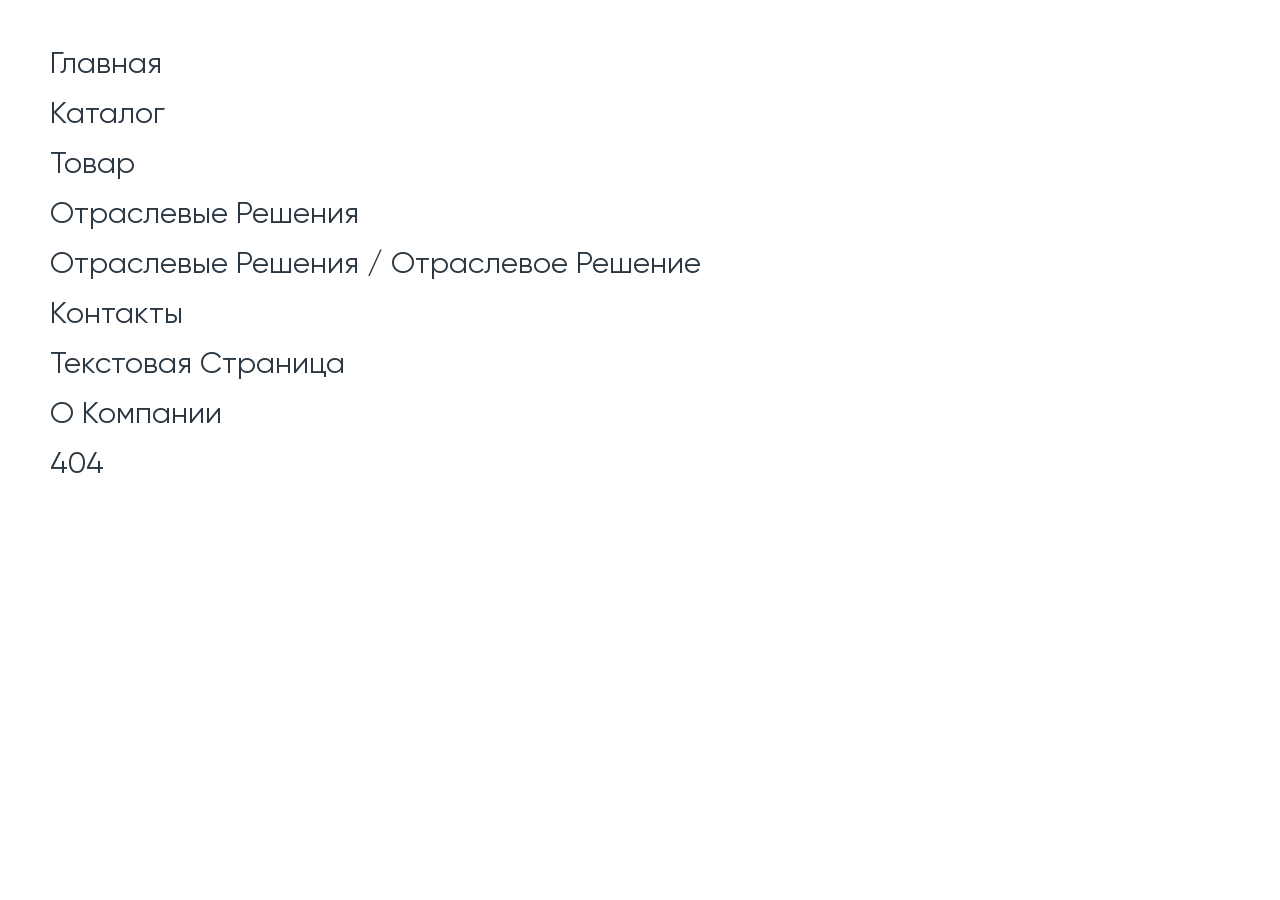
<file: nav.html>
<!DOCTYPE html>
<html lang="ru">

<head>
    <meta charset="UTF-8">
    <meta name="viewport" content="width=device-width, initial-scale=1.0">
    <meta name="description" content="">
    <meta name="keywords" content="">
    <meta name="color-scheme" content="light only">
    <link rel="stylesheet" href="css/swiper-bundle.min.css">
    <link rel="stylesheet" href="css/fancybox.css">
    <link rel="stylesheet" href="css/style.min.css">
    <link rel="icon" href="img/favicon.svg" type="image/svg+xml">
    <title>Главная</title>
</head>


<style>
    .wrapper a {
        font-size: 30px;
        text-transform: capitalize;
    }

    .wrapper button {
        margin-bottom: 25px;
        width: 300px;
        height: 45px;
    }
</style>

<body class="m-page">

    <div class="wrapper" style="padding: 50px;">
        <a href="index.html" style="display: block; margin-bottom: 20px;">
            Главная
        </a>
        <a href="catalog.html" style="display: block; margin-bottom: 20px;">
            Каталог
        </a>
        <a href="catalog-item.html" style="display: block; margin-bottom: 20px;">
            Товар
        </a>
        <a href="solutions.html" style="display: block; margin-bottom: 20px;">
            Отраслевые решения
        </a>
        <a href="solution-item.html" style="display: block; margin-bottom: 20px;">
            Отраслевые решения / Отраслевое решение
        </a>
        <a href="contacts.html" style="display: block; margin-bottom: 20px;">
            Контакты
        </a>
        <a href="text.html" style="display: block; margin-bottom: 20px;">
            Текстовая страница
        </a>
        <a href="about.html" style="display: block; margin-bottom: 20px;">
            О компании
        </a>
        <a href="404.html" style="display: block; margin-bottom: 20px;">
            404
        </a>




        <!--        <button style="border: 2px solid #000;margin-bottom: 20px;" data-bs-toggle="modal" data-bs-target="#quickOrder">-->
        <!--            Быстрый заказ-->
        <!--        </button>-->


    </div>







    <div class="modal" id="Modal">
        <div class="modal__bg modal-bg _close-modal"></div>
        <div class="modal__dialog">
            <div class="modal__top">
                <div class="text32 medium-text">
                    Title
                </div>
                <button class="close-btn _close-modal">
                    <img src="img/close.svg" alt="">
                </button>
            </div>
        </div>
    </div>

    <!--  -->
    <script src="js/jquery.min.js"></script>
    <script src="js/jquery.maskedinput.min.js"></script>
    <script src="js/swiper-bundle.min.js"></script>
    <script src="js/fancybox.umd.js"></script>
    <script src="js/main.min.js"></script>

</body>

</html>
</file>
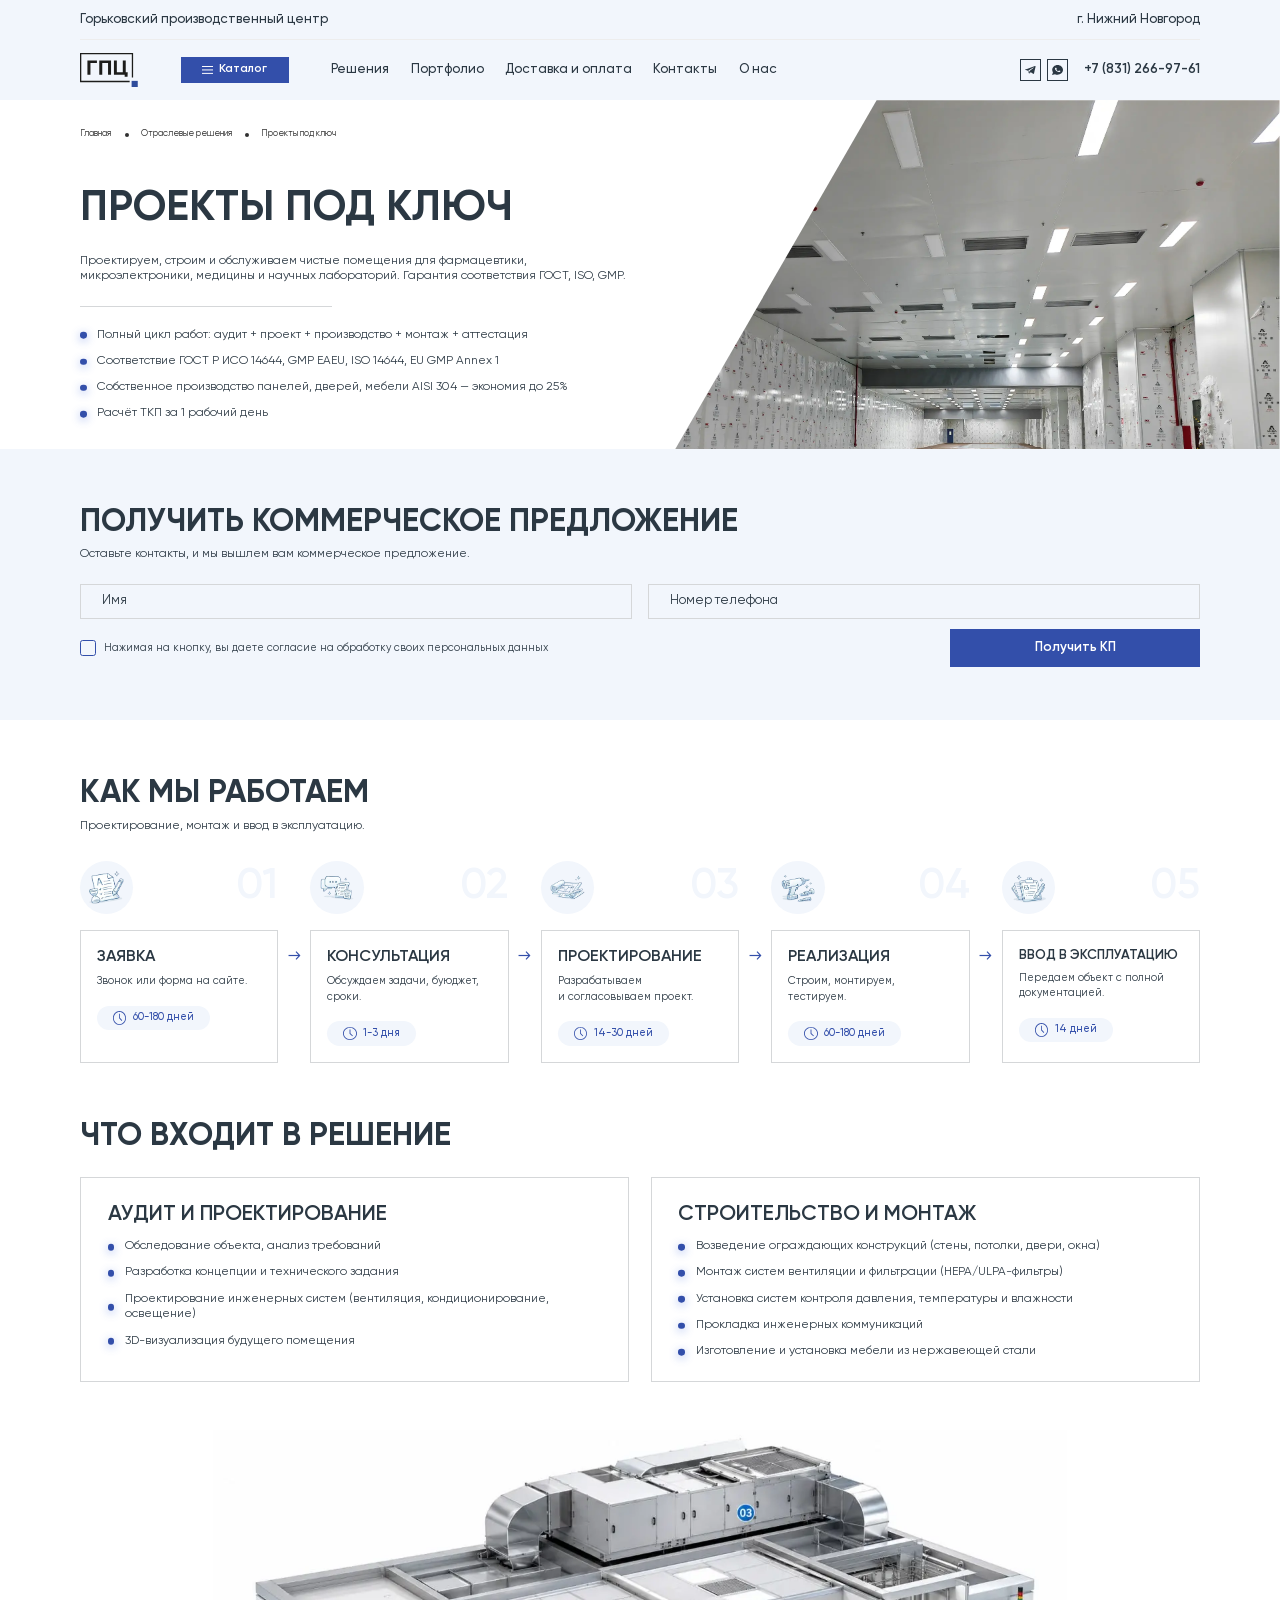
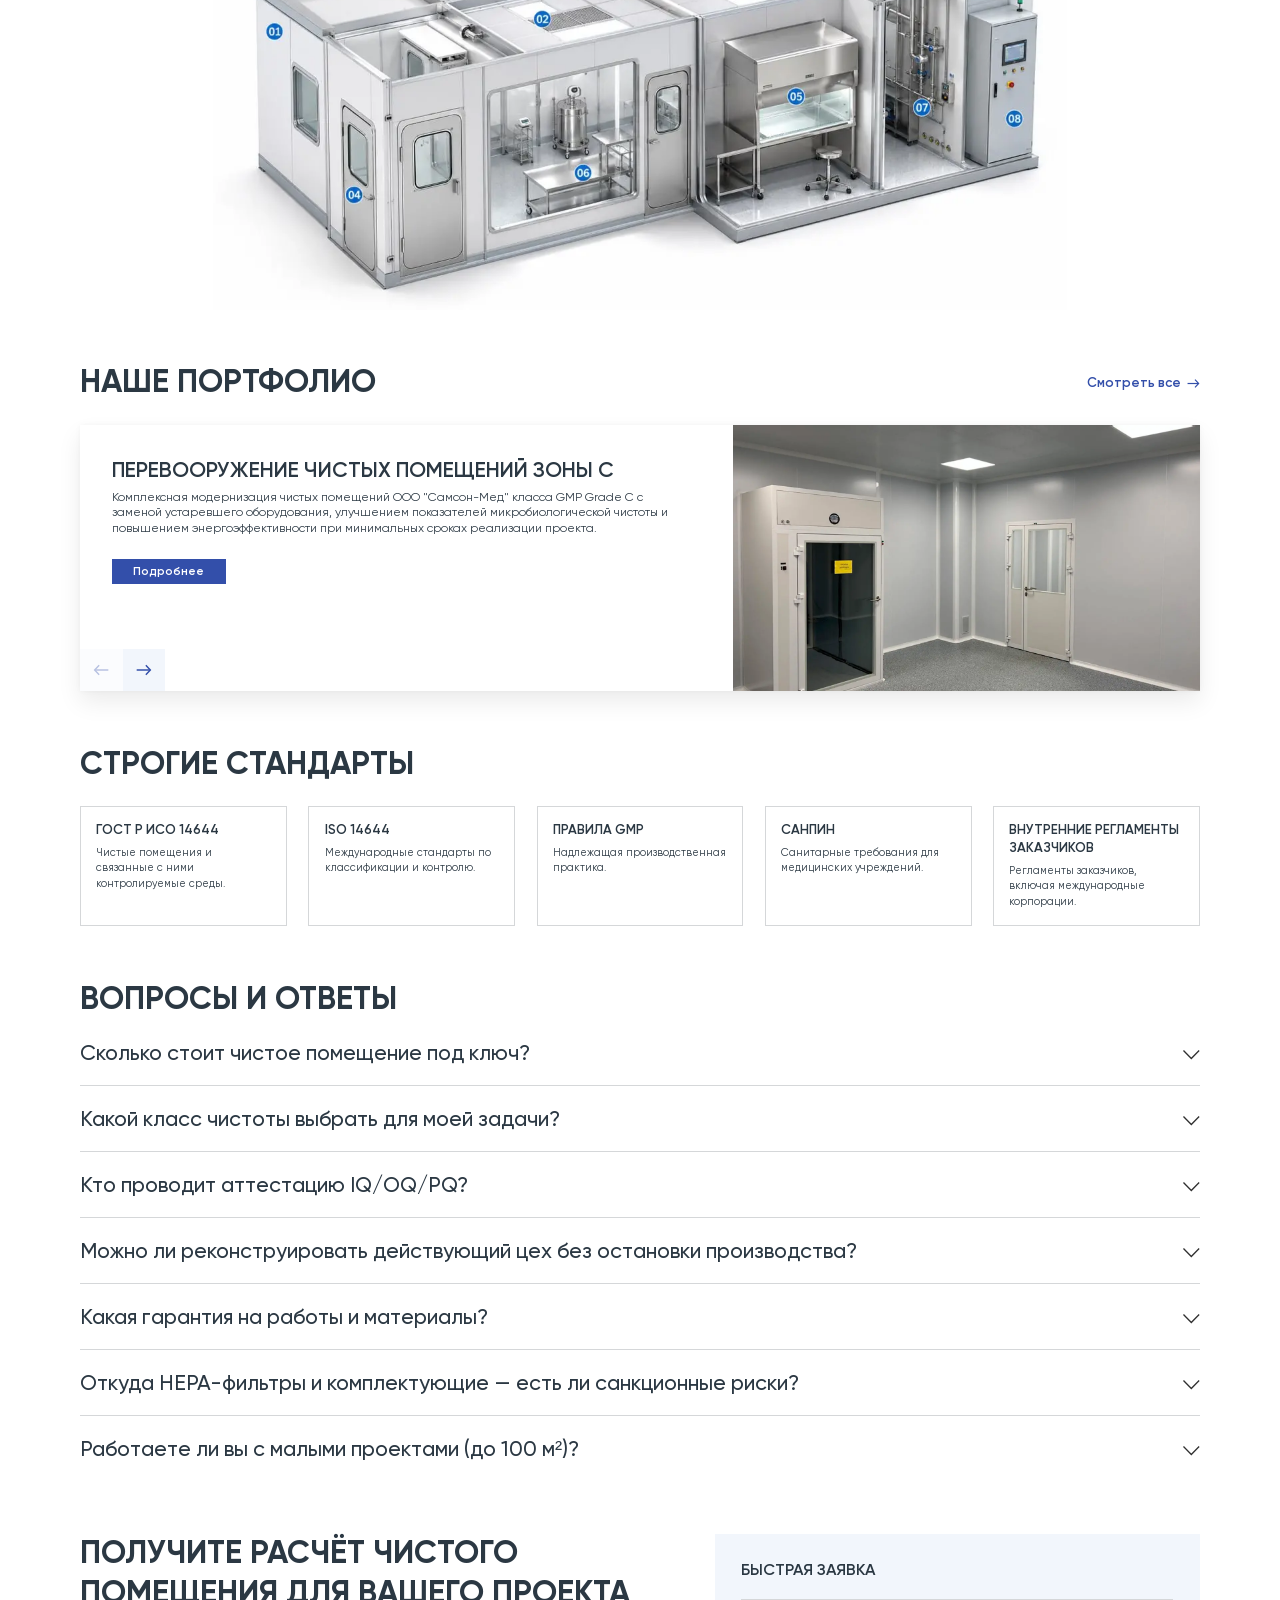
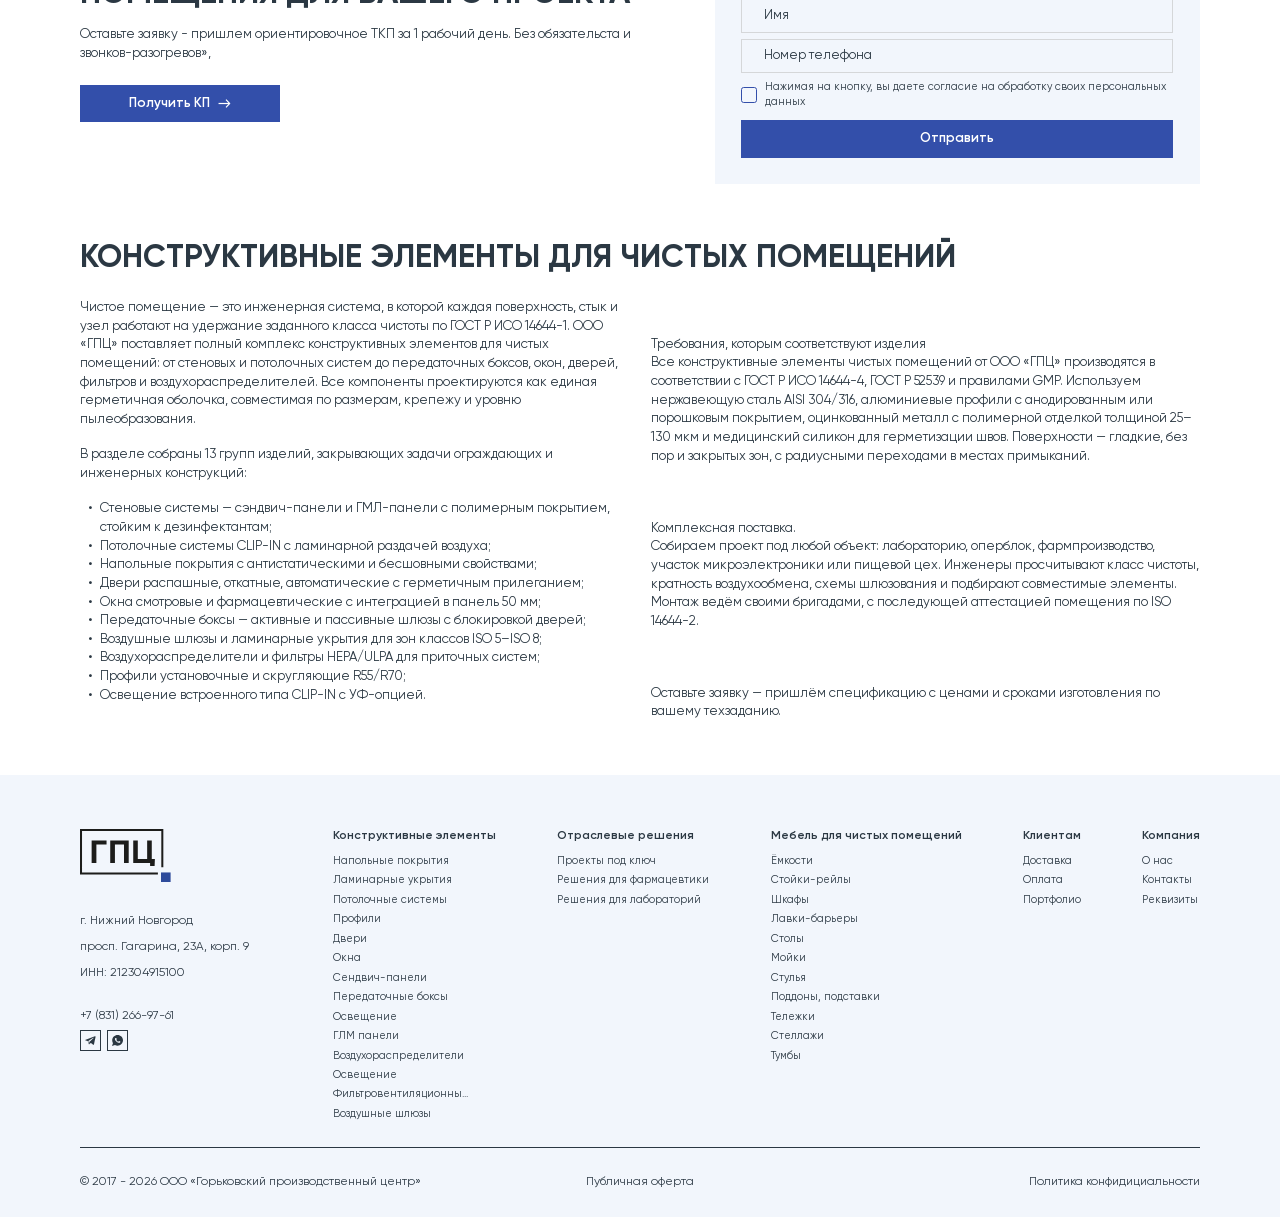
<file: solution-item.html>
<!DOCTYPE html>
<html lang="ru">

<head>
    <meta charset="UTF-8">
    <meta name="viewport" content="width=device-width, initial-scale=1.0">
    <meta name="description" content="">
    <meta name="keywords" content="">
    <meta name="color-scheme" content="light only">
    <link rel="stylesheet" href="css/swiper-bundle.min.css">
    <link rel="stylesheet" href="css/fancybox.css">
    <link rel="stylesheet" href="css/style.min.css">
    <link rel="icon" href="img/favicon.svg" type="image/svg+xml">
    <title>Главная</title>
</head>

<body class="m-page">
    <div class="wrapper">
        <header class="header">
            <div class="container">
                <div class="header__inner">
                    <div class="header__top _flex-between">
                        <div class="header__title">
                            <div class="text20 text12-tablet">
                                Горьковский производственный центр
                            </div>
                        </div>
                        <div class="text20 text14-tablet">
                            г. Нижний Новгород
                        </div>
                    </div>
                    <div class="header__bottom">
                        <a href="" class="header__logo">
                            <img src="img/logo.svg" alt="">
                        </a>
                        <button class="burger m-btn-blue _toggle-menu">
                            <img src="img/burger.svg" alt="" class="_view1">
                            <img src="img/burger2.svg" alt="" class="_view2">
                        </button>
                        <div class="m-menu">
                            <div class="m-menu__scroll _flex">
                                <div class="header-catalog">
                                    <div class="header-catalog__show _toggle-catalog m-btn-blue">
                                        <img src="img/burger.svg" alt="">
                                        <span class="text18 text20-tablet">Каталог</span>
                                    </div>
                                    <div class="catalog-menu">
                                        <div class="catalog-menu__bg _toggle-catalog"></div>
                                        <div class="catalog-menu__modal">
                                            <button class="catalog-menu__close _toggle-catalog">
                                                <img src="img/close.svg" alt="">
                                            </button>
                                            <div class="catalog-menu__inner">
                                                <div class="menu-group">
                                                    <div class="menu-group__col">
                                                        <div class="h4">
                                                            Конструктивные
                                                            элементы
                                                        </div>
                                                    </div>
                                                    <div class="menu-group__col2">
                                                        <div class="solution-category__items">
                                                            <a href="" class="solution-item">
                                                                <div class="solution-item__icon">
                                                                    <img src="img/solution-icon.webp" alt="">
                                                                </div>
                                                                <div class="solution-item__text">
                                                                    <span class="text18">
            Напольные покрытия
        </span>
                                                                </div>
                                                            </a>
                                                            <a href="" class="solution-item">
                                                                <div class="solution-item__icon">
                                                                    <img src="img/solution-icon.webp" alt="">
                                                                </div>
                                                                <div class="solution-item__text">
                                                                    <span class="text18">
            Напольные покрытия
        </span>
                                                                </div>
                                                            </a>
                                                            <a href="" class="solution-item">
                                                                <div class="solution-item__icon">
                                                                    <img src="img/solution-icon.webp" alt="">
                                                                </div>
                                                                <div class="solution-item__text">
                                                                    <span class="text18">
            Напольные покрытия
        </span>
                                                                </div>
                                                            </a>
                                                            <a href="" class="solution-item">
                                                                <div class="solution-item__icon">
                                                                    <img src="img/solution-icon.webp" alt="">
                                                                </div>
                                                                <div class="solution-item__text">
                                                                    <span class="text18">
            Напольные покрытия
        </span>
                                                                </div>
                                                            </a>
                                                            <a href="" class="solution-item">
                                                                <div class="solution-item__icon">
                                                                    <img src="img/solution-icon.webp" alt="">
                                                                </div>
                                                                <div class="solution-item__text">
                                                                    <span class="text18">
            Напольные покрытия
        </span>
                                                                </div>
                                                            </a>
                                                            <a href="" class="solution-item">
                                                                <div class="solution-item__icon">
                                                                    <img src="img/solution-icon.webp" alt="">
                                                                </div>
                                                                <div class="solution-item__text">
                                                                    <span class="text18">
            Напольные покрытия
        </span>
                                                                </div>
                                                            </a>
                                                            <a href="" class="solution-item">
                                                                <div class="solution-item__icon">
                                                                    <img src="img/solution-icon.webp" alt="">
                                                                </div>
                                                                <div class="solution-item__text">
                                                                    <span class="text18">
            Напольные покрытия
        </span>
                                                                </div>
                                                            </a>
                                                            <a href="" class="solution-item">
                                                                <div class="solution-item__icon">
                                                                    <img src="img/solution-icon.webp" alt="">
                                                                </div>
                                                                <div class="solution-item__text">
                                                                    <span class="text18">
            Напольные покрытия
        </span>
                                                                </div>
                                                            </a>
                                                            <a href="" class="solution-item">
                                                                <div class="solution-item__icon">
                                                                    <img src="img/solution-icon.webp" alt="">
                                                                </div>
                                                                <div class="solution-item__text">
                                                                    <span class="text18">
            Напольные покрытия
        </span>
                                                                </div>
                                                            </a>
                                                            <a href="" class="solution-item">
                                                                <div class="solution-item__icon">
                                                                    <img src="img/solution-icon.webp" alt="">
                                                                </div>
                                                                <div class="solution-item__text">
                                                                    <span class="text18">
            Напольные покрытия
        </span>
                                                                </div>
                                                            </a>
                                                            <a href="" class="solution-item">
                                                                <div class="solution-item__icon">
                                                                    <img src="img/solution-icon.webp" alt="">
                                                                </div>
                                                                <div class="solution-item__text">
                                                                    <span class="text18">
            Напольные покрытия
        </span>
                                                                </div>
                                                            </a>
                                                            <a href="" class="solution-item">
                                                                <div class="solution-item__icon">
                                                                    <img src="img/solution-icon.webp" alt="">
                                                                </div>
                                                                <div class="solution-item__text">
                                                                    <span class="text18">
            Напольные покрытия
        </span>
                                                                </div>
                                                            </a>
                                                            <a href="" class="solution-item">
                                                                <div class="solution-item__icon">
                                                                    <img src="img/solution-icon.webp" alt="">
                                                                </div>
                                                                <div class="solution-item__text">
                                                                    <span class="text18">
            Напольные покрытия
        </span>
                                                                </div>
                                                            </a>
                                                            <a href="" class="solution-item">
                                                                <div class="solution-item__icon">
                                                                    <img src="img/solution-icon.webp" alt="">
                                                                </div>
                                                                <div class="solution-item__text">
                                                                    <span class="text18">
            Напольные покрытия
        </span>
                                                                </div>
                                                            </a>
                                                        </div>
                                                    </div>
                                                </div>
                                                <div class="menu-group">
                                                    <div class="menu-group__col">
                                                        <div class="h4">
                                                            Мебель <br>
                                                для чистых помещений
                                                        </div>
                                                    </div>
                                                    <div class="menu-group__col2">
                                                        <div class="solution-category__items">
                                                            <a href="" class="solution-item">
                                                                <div class="solution-item__icon">
                                                                    <img src="img/solution-icon.webp" alt="">
                                                                </div>
                                                                <div class="solution-item__text">
                                                                    <span class="text18">
            Напольные покрытия
        </span>
                                                                </div>
                                                            </a>
                                                            <a href="" class="solution-item">
                                                                <div class="solution-item__icon">
                                                                    <img src="img/solution-icon.webp" alt="">
                                                                </div>
                                                                <div class="solution-item__text">
                                                                    <span class="text18">
            Напольные покрытия
        </span>
                                                                </div>
                                                            </a>
                                                            <a href="" class="solution-item">
                                                                <div class="solution-item__icon">
                                                                    <img src="img/solution-icon.webp" alt="">
                                                                </div>
                                                                <div class="solution-item__text">
                                                                    <span class="text18">
            Напольные покрытия
        </span>
                                                                </div>
                                                            </a>
                                                            <a href="" class="solution-item">
                                                                <div class="solution-item__icon">
                                                                    <img src="img/solution-icon.webp" alt="">
                                                                </div>
                                                                <div class="solution-item__text">
                                                                    <span class="text18">
            Напольные покрытия
        </span>
                                                                </div>
                                                            </a>

                                                            <a href="" class="solution-item">
                                                                <div class="solution-item__icon">
                                                                    <img src="img/solution-icon.webp" alt="">
                                                                </div>
                                                                <div class="solution-item__text">
                                                                    <span class="text18">
            Напольные покрытия
        </span>
                                                                </div>
                                                            </a>
                                                            <a href="" class="solution-item">
                                                                <div class="solution-item__icon">
                                                                    <img src="img/solution-icon.webp" alt="">
                                                                </div>
                                                                <div class="solution-item__text">
                                                                    <span class="text18">
            Напольные покрытия
        </span>
                                                                </div>
                                                            </a>
                                                            <a href="" class="solution-item">
                                                                <div class="solution-item__icon">
                                                                    <img src="img/solution-icon.webp" alt="">
                                                                </div>
                                                                <div class="solution-item__text">
                                                                    <span class="text18">
            Напольные покрытия
        </span>
                                                                </div>
                                                            </a>
                                                            <a href="" class="solution-item">
                                                                <div class="solution-item__icon">
                                                                    <img src="img/solution-icon.webp" alt="">
                                                                </div>
                                                                <div class="solution-item__text">
                                                                    <span class="text18">
            Напольные покрытия
        </span>
                                                                </div>
                                                            </a>

                                                            <a href="" class="solution-item">
                                                                <div class="solution-item__icon">
                                                                    <img src="img/solution-icon.webp" alt="">
                                                                </div>
                                                                <div class="solution-item__text">
                                                                    <span class="text18">
            Напольные покрытия
        </span>
                                                                </div>
                                                            </a>
                                                            <a href="" class="solution-item">
                                                                <div class="solution-item__icon">
                                                                    <img src="img/solution-icon.webp" alt="">
                                                                </div>
                                                                <div class="solution-item__text">
                                                                    <span class="text18">
            Напольные покрытия
        </span>
                                                                </div>
                                                            </a>
                                                            <a href="" class="solution-item">
                                                                <div class="solution-item__icon">
                                                                    <img src="img/solution-icon.webp" alt="">
                                                                </div>
                                                                <div class="solution-item__text">
                                                                    <span class="text18">
            Напольные покрытия
        </span>
                                                                </div>
                                                            </a>
                                                            <a href="" class="solution-item">
                                                                <div class="solution-item__icon">
                                                                    <img src="img/solution-icon.webp" alt="">
                                                                </div>
                                                                <div class="solution-item__text">
                                                                    <span class="text18">
            Напольные покрытия
        </span>
                                                                </div>
                                                            </a>
                                                        </div>
                                                    </div>
                                                </div>
                                                <div class="catalog-menu__links">
                                                    <a href="" class="catalog-menu__link">
                                                        <span class="h4">
                                                    Конструктивные <br>
                                                    элементы
                                                </span>
                                                    </a>
                                                    <a href="" class="catalog-menu__link">
                                                        <span class="h4">
                                                    Передаточные <br>
                                                    шлюзы
                                                </span>
                                                    </a>
                                                    <a href="" class="catalog-menu__link">
                                                        <span class="h4">
                                                    Фильтрующие <br>
                                                    элементы
                                                </span>
                                                    </a>
                                                </div>
                                            </div>
                                        </div>
                                    </div>
                                </div>
                                <nav class="nav">
                                    <ul>
                                        <li><a href="">Решения</a></li>
                                        <li><a href="">Портфолио</a></li>
                                        <li><a href="">Доставка и оплата</a></li>
                                        <li><a href="">Контакты</a></li>
                                        <li><a href="">О нас</a></li>
                                    </ul>
                                </nav>
                            </div>
                        </div>
                        <div class="header-contacts">
                            <div class="socials">
                                <a href="" class="socials__item">
                                    <img src="img/tg.svg" alt="">
                                </a>
                                <a href="" class="socials__item">
                                    <img src="img/whatsapp.svg" alt="">
                                </a>
                            </div>

                            <a href="" class="header-contacts__phone text20 semi-bold-text">
                                +7 (831) 266-97-61
                            </a>
                        </div>
                    </div>
                </div>
            </div>


            <div class="mob-footer">
                <a href="tel:+7(831)266-97-45" class="mob-footer__phone text18 medium-text">
                    +7(831)266-97-45
                </a>
                <div class="mob-footer__badge">
                    <span>Позвонить</span>
                </div>
                <div class="mob-footer__nav _flex">
                    <a href="" class="mob-footer__btn">
                        <i>
                <img src="img/menu-icon.webp" alt="">
            </i>
                        <span>Элементы</span>
                    </a>
                    <a href="" class="mob-footer__btn">
                        <i>
                <img src="img/menu-icon3.webp" alt="">
            </i>
                        <span>Мебель</span>
                    </a>
                    <button class="mob-footer__btn _toggle-menu">
                        <i>
                <img src="img/menu-icon.svg" alt="">
            </i>
                        <span>Меню</span>
                    </button>
                </div>
            </div>
        </header>
        <main class="content">

            <div class="main main2 main-solution m-section _first">
                <div class="container">
                    <div class="main__inner">
                        <div class="main__col">
                            <div class="breadcrumbs">
                                <ul>
                                    <li><a href="">Главная</a></li>
                                    <li><a href="">Отраслевые решения</a></li>
                                    <li><span>Проекты под ключ</span></li>
                                </ul>
                            </div>
                            <div class="main__top">
                                <h1 class="h1">
                                    проекты под ключ
                                </h1>
                                <div class="main__desc _mt24 _mt16-tablet">
                                    <div class="text18">
                                        Проектируем, строим и обслуживаем чистые помещения для фармацевтики, микроэлектроники, медицины и научных лабораторий. Гарантия соответствия ГОСТ, ISO, GMP.
                                    </div>
                                </div>
                            </div>
                            <div class="main__bottom">
                                <ul class="m-list">
                                    <li>
                                        <div class="text18 text16-tablet">Полный цикл работ: аудит + проект + производство + монтаж + аттестация</div>
                                    </li>
                                    <li>
                                        <div class="text18 text16-tablet">Соответствие ГОСТ Р ИСО 14644, GMP EAEU, ISO 14644, EU GMP Annex 1</div>
                                    </li>
                                    <li>
                                        <div class="text18 text16-tablet">Собственное производство панелей, дверей, мебели AISI 304 — экономия до 25%</div>
                                    </li>
                                    <li>
                                        <div class="text18 text16-tablet">Расчёт ТКП за 1 рабочий день</div>
                                    </li>
                                </ul>
                            </div>
                        </div>
                        <img src="img/main.webp" alt="" class="main__img">
                    </div>
                </div>

            </div>

            <div class="get-offer m-section">
                <div class="container">
                    <div class="get-offer__inner">
                        <div class="h2">
                            Получить Коммерческое предложение
                        </div>
                        <div class="_mt8">
                            <div class="text18">
                                Оставьте контакты, и мы вышлем вам коммерческое предложение.
                            </div>
                        </div>
                        <div class="m-form _success2">
                            <form>
                                <div class="m-form__fields">
                                    <div class="fg">
                                        <input type="text" placeholder="Имя">
                                    </div>
                                    <div class="fg">
                                        <input type="tel" placeholder="Номер телефона">
                                    </div>
                                </div>
                                <div class="m-form__bottom">
                                    <div class="m-check">
                                        <p>
                                            <span class="wpcf7-form-control-wrap" data-name="acceptance-consent"><span class="wpcf7-form-control wpcf7-acceptance"><span class="wpcf7-list-item"><label><input type="checkbox" name="acceptance-consent" value="1" aria-invalid="false"><span class="wpcf7-list-item-label">Нажимая на кнопку, вы даете согласие на обработку своих персональных данных</span></label></span></span></span>
                                        </p>
                                    </div>
                                    <input class="wpcf7-form-control wpcf7-submit has-spinner" type="submit" value="Получить КП" disabled="">
                                </div>
                            </form>

                            <div class="m-form__success form-thank">
                                <div class="form-thank__content">
                                    <div class="h2">
                                        Спасибо, мы получили <br>
                        вашу заявку
                                    </div>
                                    <div class="text18 text14-tablet">
                                        Мы свяжемся с вами в рабочее время
                                    </div>
                                </div>
                                <img class="form-thank__icon" src="img/check3.svg" alt="">
                            </div>
                        </div>
                    </div>
                </div>
            </div>

            <div class="how-work m-section">
                <div class="container">
                    <div class="h2">
                        Как мы работаем
                    </div>
                    <div class="_mt8">
                        <div class="text18">
                            Проектирование, монтаж и ввод в эксплуатацию.
                        </div>
                    </div>
                    <div class="how-work__grid _mt40 _mt32-tablet">
                        <div class="step-card">
                            <div class="step-card__top _flex-between">
                                <div class="step-card__icon">
                                    <img src="img/step-icon.webp" alt="">
                                </div>
                                <div class="step-card__num">
                                    01
                                </div>
                            </div>
                            <div class="step-card__bottom">
                                <div class="h4">
                                    Заявка
                                </div>
                                <div class="_mt8">
                                    <div class="text16">
                                        Звонок или форма на сайте.
                                    </div>
                                </div>
                                <div class="_mt24">
                                    <div class="step-card__badge">
                                        <img src="img/clock.svg" alt="">
                                        <span class="text16">60-180 дней</span>
                                    </div>
                                </div>
                            </div>
                        </div>
                        <div class="step-card">
                            <div class="step-card__top _flex-between">
                                <div class="step-card__icon">
                                    <img src="img/step-icon2.webp" alt="">
                                </div>
                                <div class="step-card__num">
                                    02
                                </div>
                            </div>
                            <div class="step-card__bottom">
                                <div class="h4">
                                    Консультация
                                </div>
                                <div class="_mt8">
                                    <div class="text16">
                                        Обсуждаем задачи, буюджет, сроки.
                                    </div>
                                </div>
                                <div class="_mt24">
                                    <div class="step-card__badge">
                                        <img src="img/clock.svg" alt="">
                                        <span class="text16">1-3 дня</span>
                                    </div>
                                </div>
                            </div>
                        </div>
                        <div class="step-card">
                            <div class="step-card__top _flex-between">
                                <div class="step-card__icon">
                                    <img src="img/step-icon3.webp" alt="">
                                </div>
                                <div class="step-card__num">
                                    03
                                </div>
                            </div>
                            <div class="step-card__bottom">
                                <div class="h4">
                                    Проектирование
                                </div>
                                <div class="_mt8">
                                    <div class="text16">
                                        Разрабатываем <span class="_no-wrap">и согласовываем</span> проект.
                                    </div>
                                </div>
                                <div class="_mt24">
                                    <div class="step-card__badge">
                                        <img src="img/clock.svg" alt="">
                                        <span class="text16">14-30 дней</span>
                                    </div>
                                </div>
                            </div>
                        </div>
                        <div class="step-card">
                            <div class="step-card__top _flex-between">
                                <div class="step-card__icon">
                                    <img src="img/step-icon4.webp" alt="">
                                </div>
                                <div class="step-card__num">
                                    04
                                </div>
                            </div>
                            <div class="step-card__bottom">
                                <div class="h4">
                                    Реализация
                                </div>
                                <div class="_mt8">
                                    <div class="text16">
                                        Строим, монтируем, тестируем.
                                    </div>
                                </div>
                                <div class="_mt24">
                                    <div class="step-card__badge">
                                        <img src="img/clock.svg" alt="">
                                        <span class="text16">60-180 дней</span>
                                    </div>
                                </div>
                            </div>
                        </div>
                        <div class="step-card">
                            <div class="step-card__top _flex-between">
                                <div class="step-card__icon">
                                    <img src="img/step-icon5.webp" alt="">
                                </div>
                                <div class="step-card__num">
                                    05
                                </div>
                            </div>
                            <div class="step-card__bottom">
                                <div class="h4">
                                    Ввод в эксплуатацию
                                </div>
                                <div class="_mt8">
                                    <div class="text16">
                                        Передаем объект с полной документацией.
                                    </div>
                                </div>
                                <div class="_mt24">
                                    <div class="step-card__badge">
                                        <img src="img/clock.svg" alt="">
                                        <span class="text16">14 дней</span>
                                    </div>
                                </div>
                            </div>
                        </div>
                    </div>
                </div>
            </div>

            <div class="solution m-section">
                <div class="container">
                    <div class="h2">
                        Что входит в решение
                    </div>
                    <div class="solution__items _mt32 _mt24-tablet">
                        <div class="solution-info">
                            <div class="h3">
                                Аудит и проектирование
                            </div>
                            <ul class="m-list">
                                <li>
                                    <div class="text18 text16-tablet">Обследование объекта, анализ требований</div>
                                </li>
                                <li>
                                    <div class="text18 text16-tablet">Разработка концепции и технического задания</div>
                                </li>
                                <li>
                                    <div class="text18 text16-tablet">Проектирование инженерных систем (вентиляция, кондиционирование, освещение)</div>
                                </li>
                                <li>
                                    <div class="text18 text16-tablet">3D-визуализация будущего помещения</div>
                                </li>
                            </ul>
                        </div>
                        <div class="solution-info">
                            <div class="h3">
                                Строительство и монтаж
                            </div>
                            <ul class="m-list">
                                <li>
                                    <div class="text18 text16-tablet">Возведение ограждающих конструкций (стены, потолки, двери, окна)</div>
                                </li>
                                <li>
                                    <div class="text18 text16-tablet">Монтаж систем вентиляции и фильтрации (НЕРА/ULPA-фильтры)</div>
                                </li>
                                <li>
                                    <div class="text18 text16-tablet">Установка систем контроля давления, температуры и влажности</div>
                                </li>
                                <li>
                                    <div class="text18 text16-tablet">Прокладка инженерных коммуникаций</div>
                                </li>
                                <li>
                                    <div class="text18 text16-tablet">Изготовление и установка мебели из нержавеющей стали</div>
                                </li>
                            </ul>
                        </div>
                    </div>
                    <div class="bp-stage">
                        <div class="bp-image-wrap">
                            <img src="img/solution.webp" loading="lazy">

                            <div class="bp-hot" style="left:7.2%; top:41.9%;" data-bp="1" tabindex="0" role="button" aria-label="01 — Ограждающие конструкции">
                                <span class="bp-hot__pulse"></span>
                                <div class="bp-tip">
                                    <div class="bp-tip__head">
                                        <div class="bp-tip__num">01</div>
                                        <div class="bp-tip__title">Ограждающие конструкции</div>
                                    </div>
                                    <div class="bp-tip__body">Стеновые GMP-панели, герметичные стыки, радиусные примыкания.</div>
                                </div>
                            </div>
                            <div class="bp-hot" style="left:38.5%; top:39.3%;" data-bp="2" tabindex="0" role="button" aria-label="02 — Потолочная система">
                                <span class="bp-hot__pulse"></span>
                                <div class="bp-tip">
                                    <div class="bp-tip__head">
                                        <div class="bp-tip__num">02</div>
                                        <div class="bp-tip__title">Потолочная система</div>
                                    </div>
                                    <div class="bp-tip__body">Герметичный потолок, HEPA-модули, LED-светильники, сервисные зоны.</div>
                                </div>
                            </div>
                            <div class="bp-hot" style="left:62.3%; top:17.2%;" data-bp="3" tabindex="0" role="button" aria-label="03 — Вентиляция и фильтрация">
                                <span class="bp-hot__pulse"></span>
                                <div class="bp-tip">
                                    <div class="bp-tip__head">
                                        <div class="bp-tip__num">03</div>
                                        <div class="bp-tip__title">Вентиляция и фильтрация</div>
                                    </div>
                                    <div class="bp-tip__body">Приточно-вытяжная система, воздуховоды, фильтрация и балансировка потоков.</div>
                                </div>
                            </div>
                            <div class="bp-hot" style="left:16.5%; top:75.9%;" data-bp="4" tabindex="0" role="button" aria-label="04 — Двери и окна">
                                <span class="bp-hot__pulse"></span>
                                <div class="bp-tip">
                                    <div class="bp-tip__head">
                                        <div class="bp-tip__num">04</div>
                                        <div class="bp-tip__title">Двери и окна</div>
                                    </div>
                                    <div class="bp-tip__body">Герметичные двери, смотровые окна, притворы и уплотнения.</div>
                                </div>
                            </div>
                            <div class="bp-hot" style="left:68.2%; top:55.5%;" data-bp="5" tabindex="0" role="button" aria-label="05 — Ламинарные решения">
                                <span class="bp-hot__pulse"></span>
                                <div class="bp-tip">
                                    <div class="bp-tip__head">
                                        <div class="bp-tip__num">05</div>
                                        <div class="bp-tip__title">Ламинарные решения</div>
                                    </div>
                                    <div class="bp-tip__body">Ламинарные укрытия и локальные чистые зоны класса A / ISO 5.</div>
                                </div>
                            </div>
                            <div class="bp-hot" style="left:43.3%; top:71.3%;" data-bp="6" tabindex="0" role="button" aria-label="06 — Мебель из нержавеющей стали">
                                <span class="bp-hot__pulse"></span>
                                <div class="bp-tip">
                                    <div class="bp-tip__head">
                                        <div class="bp-tip__num">06</div>
                                        <div class="bp-tip__title">Мебель из нержавеющей стали</div>
                                    </div>
                                    <div class="bp-tip__body">Столы, шкафы, тележки, мойки и технологическое оснащение из AISI 304.</div>
                                </div>
                            </div>
                            <div class="bp-hot" style="left:83.0%; top:57.7%;" data-bp="7" tabindex="0" role="button" aria-label="07 — Инженерные проходки">
                                <span class="bp-hot__pulse"></span>
                                <div class="bp-tip">
                                    <div class="bp-tip__head">
                                        <div class="bp-tip__num">07</div>
                                        <div class="bp-tip__title">Инженерные проходки</div>
                                    </div>
                                    <div class="bp-tip__body">Герметичный ввод коммуникаций, кабелей, труб и воздуховодов.</div>
                                </div>
                            </div>
                            <div class="bp-hot" style="left:93.8%; top:60.1%;" data-bp="8" tabindex="0" role="button" aria-label="08 — Автоматика и контроль">
                                <span class="bp-hot__pulse"></span>
                                <div class="bp-tip">
                                    <div class="bp-tip__head">
                                        <div class="bp-tip__num">08</div>
                                        <div class="bp-tip__title">Автоматика и контроль</div>
                                    </div>
                                    <div class="bp-tip__body">Контроль давления, температуры, влажности и состояния инженерных систем.</div>
                                </div>
                            </div>
                        </div>
                    </div>
                </div>
            </div>

            <div class="main-portfolio m-section">
                <div class="container">
                    <div class="m-section__top _flex-between">
                        <div class="h2">
                            Наше портфолио
                        </div>
                        <a href="" class="arrow-link">
                            <span>Смотреть все</span>
                            <img src="img/arrow-right2.svg" alt="">
                        </a>
                    </div>
                    <div class="portfolio-slider slider _mt32 _mt24-tablet">
                        <div class="slider__wrap">
                            <div class="swiper-container">
                                <div class="swiper-wrapper">
                                    <div class="swiper-slide">
                                        <div class="portfolio-card">
                                            <div class="portfolio-card__col">
                                                <div class="h3">
                                                    Перевооружение чистых помещений зоны С
                                                </div>
                                                <div class="_mt8">
                                                    <div class="text18 text16-tablet">
                                                        Комплексная модернизация чистых помещений ООО "Самсон-Мед" класса GMP Grade C с заменой устаревшего оборудования, улучшением показателей микробиологической чистоты и повышением энергоэффективности при минимальных сроках реализации проекта.
                                                    </div>
                                                </div>
                                                <div class="portfolio-card__nav _flex _mt32 _mt16-tablet">
                                                    <a href="" class="portfolio-card__link m-btn m-btn-small m-btn-blue">
                                                        <span>Подробнее</span>
                                                    </a>
                                                </div>
                                            </div>
                                            <div class="portfolio-card__col2">
                                                <img src="img/portfolio-img.webp" alt="" class="portfolio-card__img">
                                            </div>
                                        </div>
                                    </div>
                                    <div class="swiper-slide">
                                        <div class="portfolio-card">
                                            <div class="portfolio-card__col">
                                                <div class="h3">
                                                    Перевооружение чистых помещений зоны С
                                                </div>
                                                <div class="_mt8">
                                                    <div class="text18 text16-tablet">
                                                        Комплексная модернизация чистых помещений ООО "Самсон-Мед" класса GMP Grade C с заменой устаревшего оборудования, улучшением показателей микробиологической чистоты и повышением энергоэффективности при минимальных сроках реализации проекта.
                                                    </div>
                                                </div>
                                                <div class="portfolio-card__nav _flex _mt32 _mt16-tablet">
                                                    <a href="" class="portfolio-card__link m-btn m-btn-small m-btn-blue">
                                                        <span>Подробнее</span>
                                                    </a>
                                                </div>
                                            </div>
                                            <div class="portfolio-card__col2">
                                                <img src="img/portfolio-img.webp" alt="" class="portfolio-card__img">
                                            </div>
                                        </div>
                                    </div>
                                </div>
                            </div>
                        </div>
                        <div class="swiper-nav">
                            <div class="swiper-button swiper-button-prev">
                                <img src="img/prev.svg" alt="">
                            </div>
                            <div class="swiper-button swiper-button-next">
                                <img src="img/next.svg" alt="">
                            </div>
                        </div>

                    </div>
                </div>
            </div>

            <div class="standard m-section">
                <div class="container">
                    <div class="h2">
                        Строгие стандарты
                    </div>
                    <div class="standard__items _mt32 _mt24-tablet">
                        <div class="standard-card">
                            <div class="h5 text24-tablet">
                                ГОСТ Р ИСО 14644
                            </div>
                            <div class="_mt8">
                                <div class="text16">
                                    Чистые помещения и связанные с ними контролируемые среды.
                                </div>
                            </div>
                        </div>
                        <div class="standard-card">
                            <div class="h5 text24-tablet">
                                ISO 14644
                            </div>
                            <div class="_mt8">
                                <div class="text16">
                                    Международные стандарты по классификации и контролю.
                                </div>
                            </div>
                        </div>
                        <div class="standard-card">
                            <div class="h5 text24-tablet">
                                Правила GMP
                            </div>
                            <div class="_mt8">
                                <div class="text16">
                                    Надлежащая производственная практика.
                                </div>
                            </div>
                        </div>
                        <div class="standard-card">
                            <div class="h5 text24-tablet">
                                Санпин
                            </div>
                            <div class="_mt8">
                                <div class="text16">
                                    Санитарные требования для медицинских учреждений.
                                </div>
                            </div>
                        </div>
                        <div class="standard-card">
                            <div class="h5 text24-tablet">
                                Внутренние регламенты заказчиков
                            </div>
                            <div class="_mt8">
                                <div class="text16">
                                    Регламенты заказчиков, включая международные корпорации.
                                </div>
                            </div>
                        </div>
                    </div>
                </div>
            </div>

            <div class="faq m-section">
                <div class="container">
                    <div class="h2">
                        Вопросы и ответы
                    </div>
                    <div class="faq__items _mt32 _mt24-tablet">
                        <div class="qa-card anim-newSing anim-newSing--transform">
                            <div class="qa-card__show">
                                <div class="qa-card__title">
                                    Сколько стоит чистое помещение под ключ?
                                </div>
                                <div class="qa-card__btn">
                                    <img src="img/arrow-bottom3.svg" alt="">
                                </div>
                            </div>
                            <div class="qa-card__hidden">
                                <div class="text">
                                    <p>Да, для постоянных заказчиков действуют специальные цены и выгодные условия</p>
                                </div>
                            </div>
                        </div>

                        <div class="qa-card anim-newSing anim-newSing--transform">
                            <div class="qa-card__show">
                                <div class="qa-card__title">
                                    Какой класс чистоты выбрать для моей задачи?
                                </div>
                                <div class="qa-card__btn">
                                    <img src="img/arrow-bottom3.svg" alt="">
                                </div>
                            </div>
                            <div class="qa-card__hidden">
                                <div class="text">
                                    <p>Да, для постоянных заказчиков действуют специальные цены и выгодные условия</p>
                                </div>
                            </div>
                        </div>

                        <div class="qa-card anim-newSing anim-newSing--transform">
                            <div class="qa-card__show">
                                <div class="qa-card__title">
                                    Кто проводит аттестацию IQ/OQ/PQ?
                                </div>
                                <div class="qa-card__btn">
                                    <img src="img/arrow-bottom3.svg" alt="">
                                </div>
                            </div>
                            <div class="qa-card__hidden">
                                <div class="text">
                                    <p>Да, для постоянных заказчиков действуют специальные цены и выгодные условия</p>
                                </div>
                            </div>
                        </div>

                        <div class="qa-card anim-newSing anim-newSing--transform">
                            <div class="qa-card__show">
                                <div class="qa-card__title">
                                    Можно ли реконструировать действующий цех без остановки производства?
                                </div>
                                <div class="qa-card__btn">
                                    <img src="img/arrow-bottom3.svg" alt="">
                                </div>
                            </div>
                            <div class="qa-card__hidden">
                                <div class="text">
                                    <p>Да, для постоянных заказчиков действуют специальные цены и выгодные условия</p>
                                </div>
                            </div>
                        </div>

                        <div class="qa-card anim-newSing anim-newSing--transform">
                            <div class="qa-card__show">
                                <div class="qa-card__title">
                                    Какая гарантия на работы и материалы?
                                </div>
                                <div class="qa-card__btn">
                                    <img src="img/arrow-bottom3.svg" alt="">
                                </div>
                            </div>
                            <div class="qa-card__hidden">
                                <div class="text">
                                    <p>Да, для постоянных заказчиков действуют специальные цены и выгодные условия</p>
                                </div>
                            </div>
                        </div>

                        <div class="qa-card anim-newSing anim-newSing--transform">
                            <div class="qa-card__show">
                                <div class="qa-card__title">
                                    Откуда НЕРА-фильтры и комплектующие — есть ли санкционные риски?
                                </div>
                                <div class="qa-card__btn">
                                    <img src="img/arrow-bottom3.svg" alt="">
                                </div>
                            </div>
                            <div class="qa-card__hidden">
                                <div class="text">
                                    <p>Да, для постоянных заказчиков действуют специальные цены и выгодные условия</p>
                                </div>
                            </div>
                        </div>

                        <div class="qa-card anim-newSing anim-newSing--transform">
                            <div class="qa-card__show">
                                <div class="qa-card__title">
                                    Работаете ли вы с малыми проектами (до 100 м²)?
                                </div>
                                <div class="qa-card__btn">
                                    <img src="img/arrow-bottom3.svg" alt="">
                                </div>
                            </div>
                            <div class="qa-card__hidden">
                                <div class="text">
                                    <p>Да, для постоянных заказчиков действуют специальные цены и выгодные условия</p>
                                </div>
                            </div>
                        </div>

                    </div>
                </div>
            </div>

            <div class="get-price m-section">
                <div class="container">
                    <div class="get-price__grid">
                        <div class="get-price__col">
                            <div class="h2">
                                Получите расчёт чистого помещения для вашего проекта
                            </div>
                            <div class="_mt16 _mt8-tablet">
                                <div class="text24 text16-tablet">
                                    Оставьте заявку - пришлем ориентировочное ТКП за 1 рабочий день. Без обязательста и звонков-разогревов»,
                                </div>
                            </div>
                            <div class="get-price__nav _flex _mt32">
                                <a href="" class="get-price__link m-btn m-btn-blue">
                                    <span>Получить КП</span>
                                    <img src="img/arrow-right.svg" alt="">
                                </a>
                            </div>
                        </div>
                        <div class="get-price__col2">
                            <div class="m-form">
                                <div class="m-form__top">
                                    <div class="h4">
                                        Быстрая заявка
                                    </div>

                                </div>
                                <form>
                                    <div class="m-form__fields">
                                        <div class="fg">
                                            <input type="text" placeholder="Имя">
                                        </div>
                                        <div class="fg">
                                            <input type="tel" placeholder="Номер телефона">
                                        </div>
                                    </div>
                                    <div class="m-check">
                                        <p>
                                            <span class="wpcf7-form-control-wrap" data-name="acceptance-consent"><span class="wpcf7-form-control wpcf7-acceptance"><span class="wpcf7-list-item"><label><input type="checkbox" name="acceptance-consent" value="1" aria-invalid="false"><span class="wpcf7-list-item-label">Нажимая на кнопку, вы даете согласие на обработку своих персональных данных</span></label></span></span></span>
                                        </p>
                                    </div>
                                    <input class="wpcf7-form-control wpcf7-submit has-spinner" type="submit" value="Отправить" disabled="">
                                </form>

                                <div class="m-form__success form-thank">
                                    <img class="form-thank__icon" src="img/check2.svg" alt="">
                                    <div class="form-thank__content">
                                        <div class="h3">
                                            Спасибо, мы получили
                                            вашу заявку
                                        </div>
                                        <div class="text18 text14-tablet">
                                            Мы свяжемся с вами в рабочее время
                                        </div>
                                    </div>
                                </div>
                            </div>
                        </div>
                    </div>
                </div>
            </div>

            <div class="catalog-seo m-section _last">
                <div class="container">
                    <div class="h2">
                        Конструктивные элементы для чистых помещений
                    </div>
                    <div class="_mt32 _mt24-tablet">
                        <div class="catalog-seo__grid">
                            <div class="catalog-seo__col">
                                <div class="text">
                                    <p>Чистое помещение — это инженерная система, в которой каждая поверхность, стык и узел работают на удержание заданного класса чистоты по ГОСТ Р ИСО 14644-1. ООО «ГПЦ» поставляет полный комплекс конструктивных элементов для чистых помещений: от стеновых и потолочных систем до передаточных боксов, окон, дверей, фильтров и воздухораспределителей. Все компоненты проектируются как единая герметичная оболочка, совместимая по размерам, крепежу и уровню пылеобразования.</p>
                                    <p>В разделе собраны 13 групп изделий, закрывающих задачи ограждающих и инженерных конструкций:</p>
                                    <ul>
                                        <li>Стеновые системы — сэндвич-панели и ГМЛ-панели с полимерным покрытием, стойким к дезинфектантам;</li>
                                        <li>Потолочные системы CLIP-IN с ламинарной раздачей воздуха;</li>
                                        <li>Напольные покрытия с антистатическими и бесшовными свойствами;</li>
                                        <li>Двери распашные, откатные, автоматические с герметичным прилеганием;</li>
                                        <li>Окна смотровые и фармацевтические с интеграцией в панель 50 мм;</li>
                                        <li>Передаточные боксы — активные и пассивные шлюзы с блокировкой дверей;</li>
                                        <li>Воздушные шлюзы и ламинарные укрытия для зон классов ISO 5–ISO 8;</li>
                                        <li>Воздухораспределители и фильтры HEPA/ULPA для приточных систем;</li>
                                        <li>Профили установочные и скругляющие R55/R70;</li>
                                        <li>Освещение встроенного типа CLIP-IN с УФ-опцией.</li>
                                    </ul>
                                </div>
                            </div>
                            <div class="catalog-seo__col">
                                <div class="text">
                                    <hr>

                                    <p>
                                        Требования, которым соответствуют изделия <br>
                        Все конструктивные элементы чистых помещений от ООО «ГПЦ» производятся в соответствии с ГОСТ Р ИСО 14644-4, ГОСТ Р 52539 и правилами GMP. Используем нержавеющую сталь AISI 304/316, алюминиевые профили с анодированным или порошковым покрытием, оцинкованный металл с полимерной отделкой толщиной 25–130 мкм и медицинский силикон для герметизации швов. Поверхности — гладкие, без пор и закрытых зон, с радиусными переходами в местах примыканий.
                                    </p>

                                    <hr>

                                    <p>
                                        Комплексная поставка. <br>
                        Собираем проект под любой объект: лабораторию, оперблок, фармпроизводство, участок микроэлектроники или пищевой цех. Инженеры просчитывают класс чистоты, кратность воздухообмена, схемы шлюзования и подбирают совместимые элементы. Монтаж ведём своими бригадами, с последующей аттестацией помещения по ISO 14644-2.
                                    </p>

                                    <hr>

                                    <p>Оставьте заявку — пришлём спецификацию с ценами и сроками изготовления по вашему техзаданию.</p>

                                </div>
                            </div>
                        </div>
                    </div>
                </div>
            </div>

        </main>
        <footer class="footer">
            <div class="container">
                <div class="footer__top">
                    <div class="footer__top-col">
                        <a href="" class="footer__logo">
                            <img src="img/logo.svg" alt="">
                            <span class="text12 medium-text">
                    Горьковский <br> производственный центр
                </span>
                        </a>
                        <div class="footer__info">
                            <div class="text18">г. Нижний Новгород</div>
                            <div class="text18">просп. Гагарина, 23А, корп. 9</div>
                            <div class="text18">ИНН: 212304915100</div>
                        </div>
                        <div class="footer__contacts _mt40 _mt32-tablet">
                            <a href="" class="text18">
                                +7 (831) 266-97-61
                            </a>
                            <div class="socials">
                                <a href="" class="socials__item">
                                    <img src="img/tg.svg" alt="">
                                </a>
                                <a href="" class="socials__item">
                                    <img src="img/whatsapp.svg" alt="">
                                </a>
                            </div>

                        </div>
                    </div>
                    <div class="footer__top-col2">
                        <div class="footer-nav">
                            <div class="footer-nav__top">
                                <div class="text18 semi-bold-text">
                                    Конструктивные элементы
                                </div>
                            </div>
                            <div class="footer-nav__bottom">
                                <ul>
                                    <li><a href="">Напольные покрытия</a></li>
                                    <li><a href="">Ламинарные укрытия</a></li>
                                    <li><a href="">Потолочные системы</a></li>
                                    <li><a href="">Профили</a></li>
                                    <li><a href="">Двери</a></li>
                                    <li><a href="">Окна</a></li>
                                    <li><a href="">Сендвич-панели</a></li>
                                    <li><a href="">Передаточные боксы</a></li>
                                    <li><a href="">Освещение</a></li>
                                    <li><a href="">ГЛМ панели</a></li>
                                    <li><a href="">Воздухораспределители</a></li>
                                    <li><a href="">Освещение</a></li>
                                    <li><a href="">Фильтровентиляционны...</a></li>
                                    <li><a href="">Воздушные шлюзы</a></li>
                                </ul>
                            </div>
                        </div>
                        <div class="footer-nav">
                            <div class="footer-nav__top">
                                <div class="text18 semi-bold-text">
                                    Отраслевые решения
                                </div>
                            </div>
                            <div class="footer-nav__bottom">
                                <ul>
                                    <li><a href="">Проекты под ключ</a></li>
                                    <li><a href="">Решения для фармацевтики</a></li>
                                    <li><a href="">Решения для лабораторий</a></li>
                                </ul>
                            </div>
                        </div>
                        <div class="footer-nav">
                            <div class="footer-nav__top">
                                <div class="text18 semi-bold-text">
                                    Мебель для чистых помещений
                                </div>
                            </div>
                            <div class="footer-nav__bottom">
                                <ul>
                                    <li><a href="">Ёмкости</a></li>
                                    <li><a href="">Стойки-рейлы</a></li>
                                    <li><a href="">Шкафы</a></li>
                                    <li><a href="">Лавки-барьеры</a></li>
                                    <li><a href="">Столы</a></li>
                                    <li><a href="">Мойки</a></li>
                                    <li><a href="">Стулья</a></li>
                                    <li><a href="">Поддоны, подставки</a></li>
                                    <li><a href="">Тележки</a></li>
                                    <li><a href="">Стеллажи</a></li>
                                    <li><a href="">Тумбы</a></li>
                                </ul>
                            </div>
                        </div>
                        <div class="footer-nav">
                            <div class="footer-nav__top">
                                <div class="text18 semi-bold-text">
                                    Клиентам
                                </div>
                            </div>
                            <div class="footer-nav__bottom">
                                <ul>
                                    <li><a href="">Доставка</a></li>
                                    <li><a href="">Оплата</a></li>
                                    <li><a href="">Портфолио</a></li>
                                </ul>
                            </div>
                        </div>
                        <div class="footer-nav">
                            <div class="footer-nav__top">
                                <div class="text18 semi-bold-text">
                                    Компания
                                </div>
                            </div>
                            <div class="footer-nav__bottom">
                                <ul>
                                    <li><a href="">О нас</a></li>
                                    <li><a href="">Контакты</a></li>
                                    <li><a href="">Реквизиты</a></li>
                                </ul>
                            </div>
                        </div>
                    </div>
                </div>
                <div class="footer__bottom">
                    <div class="footer__bottom-col">
                        <div class="text18 text12-tablet">
                            © 2017 - 2026 ООО «Горьковский производственный центр»
                        </div>
                    </div>
                    <div class="footer__bottom-col2">
                        <a href="" class="text18 text12-tablet">
                            Публичная оферта
                        </a>
                    </div>
                    <div class="footer__bottom-col3">
                        <a href="" class="text18 text12-tablet">
                            Политика конфидициальности
                        </a>
                    </div>
                </div>
            </div>

        </footer>
    </div>

    <script src="js/jquery.min.js"></script>
    <script src="js/jquery.maskedinput.min.js"></script>
    <script src="js/swiper-bundle.min.js"></script>
    <script src="js/fancybox.umd.js"></script>
    <script src="js/main.min.js"></script>

</body>

</html>
</file>
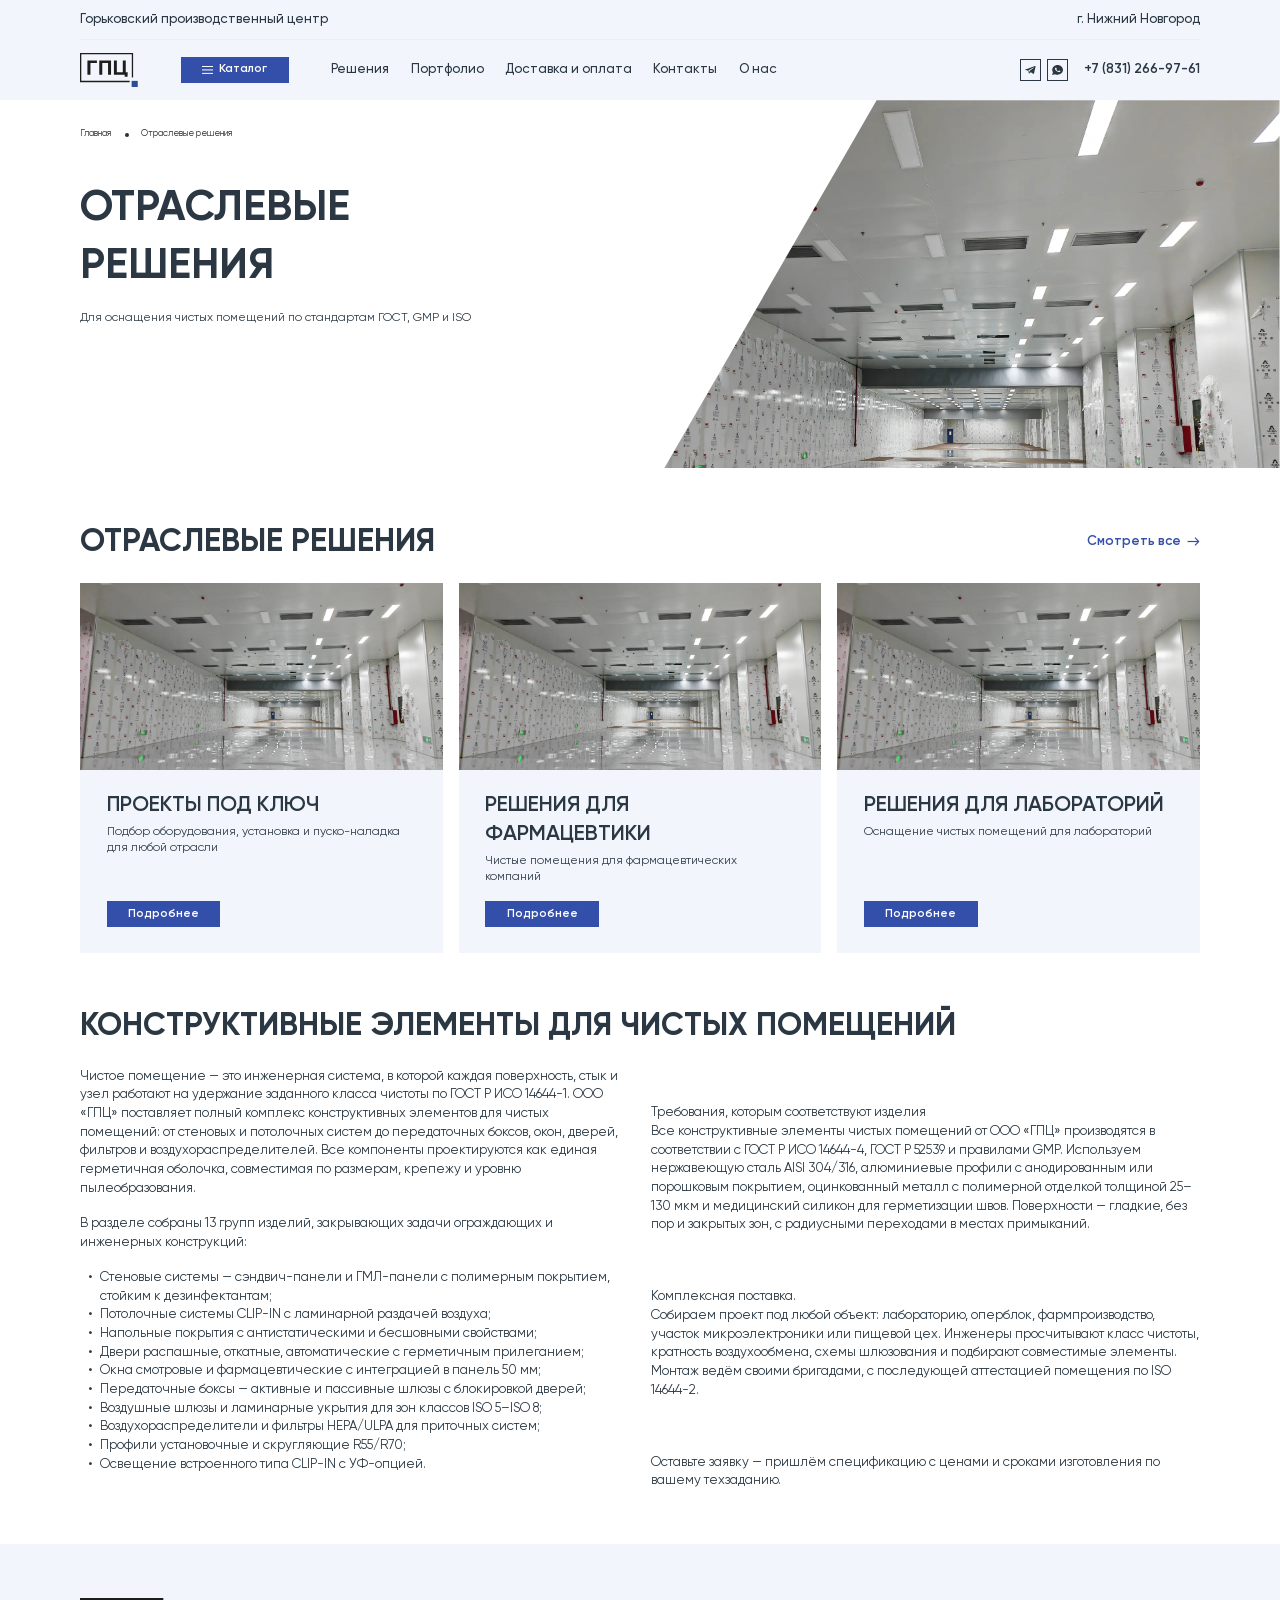
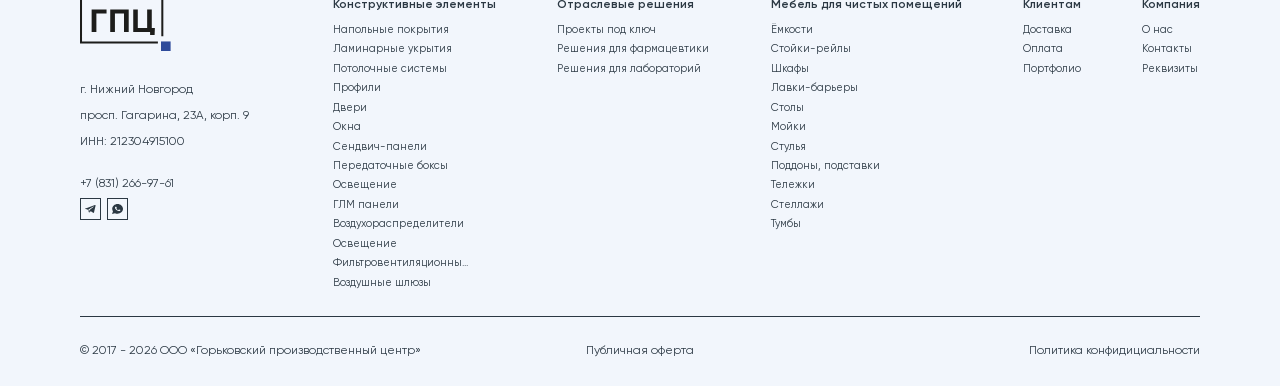
<file: solutions.html>
<!DOCTYPE html>
<html lang="ru">

<head>
    <meta charset="UTF-8">
    <meta name="viewport" content="width=device-width, initial-scale=1.0">
    <meta name="description" content="">
    <meta name="keywords" content="">
    <meta name="color-scheme" content="light only">
    <link rel="stylesheet" href="css/swiper-bundle.min.css">
    <link rel="stylesheet" href="css/fancybox.css">
    <link rel="stylesheet" href="css/style.min.css">
    <link rel="icon" href="img/favicon.svg" type="image/svg+xml">
    <title>Главная</title>
</head>

<body class="m-page">
    <div class="wrapper">
        <header class="header">
            <div class="container">
                <div class="header__inner">
                    <div class="header__top _flex-between">
                        <div class="header__title">
                            <div class="text20 text12-tablet">
                                Горьковский производственный центр
                            </div>
                        </div>
                        <div class="text20 text14-tablet">
                            г. Нижний Новгород
                        </div>
                    </div>
                    <div class="header__bottom">
                        <a href="" class="header__logo">
                            <img src="img/logo.svg" alt="">
                        </a>
                        <button class="burger m-btn-blue _toggle-menu">
                            <img src="img/burger.svg" alt="" class="_view1">
                            <img src="img/burger2.svg" alt="" class="_view2">
                        </button>
                        <div class="m-menu">
                            <div class="m-menu__scroll _flex">
                                <div class="header-catalog">
                                    <div class="header-catalog__show _toggle-catalog m-btn-blue">
                                        <img src="img/burger.svg" alt="">
                                        <span class="text18 text20-tablet">Каталог</span>
                                    </div>
                                    <div class="catalog-menu">
                                        <div class="catalog-menu__bg _toggle-catalog"></div>
                                        <div class="catalog-menu__modal">
                                            <button class="catalog-menu__close _toggle-catalog">
                                                <img src="img/close.svg" alt="">
                                            </button>
                                            <div class="catalog-menu__inner">
                                                <div class="menu-group">
                                                    <div class="menu-group__col">
                                                        <div class="h4">
                                                            Конструктивные
                                                            элементы
                                                        </div>
                                                    </div>
                                                    <div class="menu-group__col2">
                                                        <div class="solution-category__items">
                                                            <a href="" class="solution-item">
                                                                <div class="solution-item__icon">
                                                                    <img src="img/solution-icon.webp" alt="">
                                                                </div>
                                                                <div class="solution-item__text">
                                                                    <span class="text18">
            Напольные покрытия
        </span>
                                                                </div>
                                                            </a>
                                                            <a href="" class="solution-item">
                                                                <div class="solution-item__icon">
                                                                    <img src="img/solution-icon.webp" alt="">
                                                                </div>
                                                                <div class="solution-item__text">
                                                                    <span class="text18">
            Напольные покрытия
        </span>
                                                                </div>
                                                            </a>
                                                            <a href="" class="solution-item">
                                                                <div class="solution-item__icon">
                                                                    <img src="img/solution-icon.webp" alt="">
                                                                </div>
                                                                <div class="solution-item__text">
                                                                    <span class="text18">
            Напольные покрытия
        </span>
                                                                </div>
                                                            </a>
                                                            <a href="" class="solution-item">
                                                                <div class="solution-item__icon">
                                                                    <img src="img/solution-icon.webp" alt="">
                                                                </div>
                                                                <div class="solution-item__text">
                                                                    <span class="text18">
            Напольные покрытия
        </span>
                                                                </div>
                                                            </a>
                                                            <a href="" class="solution-item">
                                                                <div class="solution-item__icon">
                                                                    <img src="img/solution-icon.webp" alt="">
                                                                </div>
                                                                <div class="solution-item__text">
                                                                    <span class="text18">
            Напольные покрытия
        </span>
                                                                </div>
                                                            </a>
                                                            <a href="" class="solution-item">
                                                                <div class="solution-item__icon">
                                                                    <img src="img/solution-icon.webp" alt="">
                                                                </div>
                                                                <div class="solution-item__text">
                                                                    <span class="text18">
            Напольные покрытия
        </span>
                                                                </div>
                                                            </a>
                                                            <a href="" class="solution-item">
                                                                <div class="solution-item__icon">
                                                                    <img src="img/solution-icon.webp" alt="">
                                                                </div>
                                                                <div class="solution-item__text">
                                                                    <span class="text18">
            Напольные покрытия
        </span>
                                                                </div>
                                                            </a>
                                                            <a href="" class="solution-item">
                                                                <div class="solution-item__icon">
                                                                    <img src="img/solution-icon.webp" alt="">
                                                                </div>
                                                                <div class="solution-item__text">
                                                                    <span class="text18">
            Напольные покрытия
        </span>
                                                                </div>
                                                            </a>
                                                            <a href="" class="solution-item">
                                                                <div class="solution-item__icon">
                                                                    <img src="img/solution-icon.webp" alt="">
                                                                </div>
                                                                <div class="solution-item__text">
                                                                    <span class="text18">
            Напольные покрытия
        </span>
                                                                </div>
                                                            </a>
                                                            <a href="" class="solution-item">
                                                                <div class="solution-item__icon">
                                                                    <img src="img/solution-icon.webp" alt="">
                                                                </div>
                                                                <div class="solution-item__text">
                                                                    <span class="text18">
            Напольные покрытия
        </span>
                                                                </div>
                                                            </a>
                                                            <a href="" class="solution-item">
                                                                <div class="solution-item__icon">
                                                                    <img src="img/solution-icon.webp" alt="">
                                                                </div>
                                                                <div class="solution-item__text">
                                                                    <span class="text18">
            Напольные покрытия
        </span>
                                                                </div>
                                                            </a>
                                                            <a href="" class="solution-item">
                                                                <div class="solution-item__icon">
                                                                    <img src="img/solution-icon.webp" alt="">
                                                                </div>
                                                                <div class="solution-item__text">
                                                                    <span class="text18">
            Напольные покрытия
        </span>
                                                                </div>
                                                            </a>
                                                            <a href="" class="solution-item">
                                                                <div class="solution-item__icon">
                                                                    <img src="img/solution-icon.webp" alt="">
                                                                </div>
                                                                <div class="solution-item__text">
                                                                    <span class="text18">
            Напольные покрытия
        </span>
                                                                </div>
                                                            </a>
                                                            <a href="" class="solution-item">
                                                                <div class="solution-item__icon">
                                                                    <img src="img/solution-icon.webp" alt="">
                                                                </div>
                                                                <div class="solution-item__text">
                                                                    <span class="text18">
            Напольные покрытия
        </span>
                                                                </div>
                                                            </a>
                                                        </div>
                                                    </div>
                                                </div>
                                                <div class="menu-group">
                                                    <div class="menu-group__col">
                                                        <div class="h4">
                                                            Мебель <br>
                                                для чистых помещений
                                                        </div>
                                                    </div>
                                                    <div class="menu-group__col2">
                                                        <div class="solution-category__items">
                                                            <a href="" class="solution-item">
                                                                <div class="solution-item__icon">
                                                                    <img src="img/solution-icon.webp" alt="">
                                                                </div>
                                                                <div class="solution-item__text">
                                                                    <span class="text18">
            Напольные покрытия
        </span>
                                                                </div>
                                                            </a>
                                                            <a href="" class="solution-item">
                                                                <div class="solution-item__icon">
                                                                    <img src="img/solution-icon.webp" alt="">
                                                                </div>
                                                                <div class="solution-item__text">
                                                                    <span class="text18">
            Напольные покрытия
        </span>
                                                                </div>
                                                            </a>
                                                            <a href="" class="solution-item">
                                                                <div class="solution-item__icon">
                                                                    <img src="img/solution-icon.webp" alt="">
                                                                </div>
                                                                <div class="solution-item__text">
                                                                    <span class="text18">
            Напольные покрытия
        </span>
                                                                </div>
                                                            </a>
                                                            <a href="" class="solution-item">
                                                                <div class="solution-item__icon">
                                                                    <img src="img/solution-icon.webp" alt="">
                                                                </div>
                                                                <div class="solution-item__text">
                                                                    <span class="text18">
            Напольные покрытия
        </span>
                                                                </div>
                                                            </a>

                                                            <a href="" class="solution-item">
                                                                <div class="solution-item__icon">
                                                                    <img src="img/solution-icon.webp" alt="">
                                                                </div>
                                                                <div class="solution-item__text">
                                                                    <span class="text18">
            Напольные покрытия
        </span>
                                                                </div>
                                                            </a>
                                                            <a href="" class="solution-item">
                                                                <div class="solution-item__icon">
                                                                    <img src="img/solution-icon.webp" alt="">
                                                                </div>
                                                                <div class="solution-item__text">
                                                                    <span class="text18">
            Напольные покрытия
        </span>
                                                                </div>
                                                            </a>
                                                            <a href="" class="solution-item">
                                                                <div class="solution-item__icon">
                                                                    <img src="img/solution-icon.webp" alt="">
                                                                </div>
                                                                <div class="solution-item__text">
                                                                    <span class="text18">
            Напольные покрытия
        </span>
                                                                </div>
                                                            </a>
                                                            <a href="" class="solution-item">
                                                                <div class="solution-item__icon">
                                                                    <img src="img/solution-icon.webp" alt="">
                                                                </div>
                                                                <div class="solution-item__text">
                                                                    <span class="text18">
            Напольные покрытия
        </span>
                                                                </div>
                                                            </a>

                                                            <a href="" class="solution-item">
                                                                <div class="solution-item__icon">
                                                                    <img src="img/solution-icon.webp" alt="">
                                                                </div>
                                                                <div class="solution-item__text">
                                                                    <span class="text18">
            Напольные покрытия
        </span>
                                                                </div>
                                                            </a>
                                                            <a href="" class="solution-item">
                                                                <div class="solution-item__icon">
                                                                    <img src="img/solution-icon.webp" alt="">
                                                                </div>
                                                                <div class="solution-item__text">
                                                                    <span class="text18">
            Напольные покрытия
        </span>
                                                                </div>
                                                            </a>
                                                            <a href="" class="solution-item">
                                                                <div class="solution-item__icon">
                                                                    <img src="img/solution-icon.webp" alt="">
                                                                </div>
                                                                <div class="solution-item__text">
                                                                    <span class="text18">
            Напольные покрытия
        </span>
                                                                </div>
                                                            </a>
                                                            <a href="" class="solution-item">
                                                                <div class="solution-item__icon">
                                                                    <img src="img/solution-icon.webp" alt="">
                                                                </div>
                                                                <div class="solution-item__text">
                                                                    <span class="text18">
            Напольные покрытия
        </span>
                                                                </div>
                                                            </a>
                                                        </div>
                                                    </div>
                                                </div>
                                                <div class="catalog-menu__links">
                                                    <a href="" class="catalog-menu__link">
                                                        <span class="h4">
                                                    Конструктивные <br>
                                                    элементы
                                                </span>
                                                    </a>
                                                    <a href="" class="catalog-menu__link">
                                                        <span class="h4">
                                                    Передаточные <br>
                                                    шлюзы
                                                </span>
                                                    </a>
                                                    <a href="" class="catalog-menu__link">
                                                        <span class="h4">
                                                    Фильтрующие <br>
                                                    элементы
                                                </span>
                                                    </a>
                                                </div>
                                            </div>
                                        </div>
                                    </div>
                                </div>
                                <nav class="nav">
                                    <ul>
                                        <li><a href="">Решения</a></li>
                                        <li><a href="">Портфолио</a></li>
                                        <li><a href="">Доставка и оплата</a></li>
                                        <li><a href="">Контакты</a></li>
                                        <li><a href="">О нас</a></li>
                                    </ul>
                                </nav>
                            </div>
                        </div>
                        <div class="header-contacts">
                            <div class="socials">
                                <a href="" class="socials__item">
                                    <img src="img/tg.svg" alt="">
                                </a>
                                <a href="" class="socials__item">
                                    <img src="img/whatsapp.svg" alt="">
                                </a>
                            </div>

                            <a href="" class="header-contacts__phone text20 semi-bold-text">
                                +7 (831) 266-97-61
                            </a>
                        </div>
                    </div>
                </div>
            </div>


            <div class="mob-footer">
                <a href="tel:+7(831)266-97-45" class="mob-footer__phone text18 medium-text">
                    +7(831)266-97-45
                </a>
                <div class="mob-footer__badge">
                    <span>Позвонить</span>
                </div>
                <div class="mob-footer__nav _flex">
                    <a href="" class="mob-footer__btn">
                        <i>
                <img src="img/menu-icon.webp" alt="">
            </i>
                        <span>Элементы</span>
                    </a>
                    <a href="" class="mob-footer__btn">
                        <i>
                <img src="img/menu-icon3.webp" alt="">
            </i>
                        <span>Мебель</span>
                    </a>
                    <button class="mob-footer__btn _toggle-menu">
                        <i>
                <img src="img/menu-icon.svg" alt="">
            </i>
                        <span>Меню</span>
                    </button>
                </div>
            </div>
        </header>
        <main class="content">

            <div class="main main2 m-section _first">
                <div class="container">
                    <div class="main__inner">
                        <div class="main__col">
                            <div class="breadcrumbs">
                                <ul>
                                    <li><a href="">Главная</a></li>
                                    <li><span>Отраслевые решения</span></li>
                                </ul>
                            </div>
                            <div class="main__top">
                                <h1 class="h1">
                                    Отраслевые <br> решения
                                </h1>
                                <div class="main__desc _mt24 _mt16-tablet">
                                    <div class="text18">
                                        Для оснащения чистых помещений по стандартам ГОСТ, GMP и ISO
                                    </div>
                                </div>
                            </div>
                        </div>
                        <img src="img/main.webp" alt="" class="main__img">
                    </div>
                </div>

            </div>

            <div class="sector-solutions m-section">
                <div class="container">
                    <div class="m-section__top _flex-between">
                        <div class="h2">
                            Отраслевые решения
                        </div>
                        <a href="" class="arrow-link">
                            <span>Смотреть все</span>
                            <img src="img/arrow-right2.svg" alt="">
                        </a>
                    </div>
                    <div class="_mt32 _mt24-tablet grid3 grid-tablet2 grid-mob">
                        <div class="solution-card2">
                            <div class="solution-card2__img">
                                <img src="img/main.webp" alt="" class="">
                            </div>
                            <div class="solution-card2__content">
                                <div class="h3">
                                    проекты под ключ
                                </div>
                                <div class="_mt8">
                                    <div class="text18 text14-tablet">
                                        Подбор оборудования, установка <span class="_no-wrap">и пуско-наладка</span> для любой отрасли
                                    </div>
                                </div>
                                <div class="solution-card2__nav _flex _mt24">
                                    <a href="" class="solution-card2__link m-btn m-btn-small m-btn-blue">
                                        <span>Подробнее</span>
                                    </a>
                                </div>
                            </div>
                        </div>
                        <div class="solution-card2">
                            <div class="solution-card2__img">
                                <img src="img/main.webp" alt="" class="">
                            </div>
                            <div class="solution-card2__content">
                                <div class="h3">
                                    решения для фармацевтики
                                </div>
                                <div class="_mt8">
                                    <div class="text18 text14-tablet">
                                        Чистые помещения для фармацевтических компаний
                                    </div>
                                </div>
                                <div class="solution-card2__nav _flex _mt24">
                                    <a href="" class="solution-card2__link m-btn m-btn-small m-btn-blue">
                                        <span>Подробнее</span>
                                    </a>
                                </div>
                            </div>
                        </div>
                        <div class="solution-card2">
                            <div class="solution-card2__img">
                                <img src="img/main.webp" alt="" class="">
                            </div>
                            <div class="solution-card2__content">
                                <div class="h3">
                                    решения для лабораторий
                                </div>
                                <div class="_mt8">
                                    <div class="text18 text14-tablet">
                                        Оснащение чистых помещений для лабораторий
                                    </div>
                                </div>
                                <div class="solution-card2__nav _flex _mt24">
                                    <a href="" class="solution-card2__link m-btn m-btn-small m-btn-blue">
                                        <span>Подробнее</span>
                                    </a>
                                </div>
                            </div>
                        </div>
                    </div>
                </div>
            </div>

            <div class="catalog-seo m-section _last">
                <div class="container">
                    <div class="h2">
                        Конструктивные элементы для чистых помещений
                    </div>
                    <div class="_mt32 _mt24-tablet">
                        <div class="catalog-seo__grid">
                            <div class="catalog-seo__col">
                                <div class="text">
                                    <p>Чистое помещение — это инженерная система, в которой каждая поверхность, стык и узел работают на удержание заданного класса чистоты по ГОСТ Р ИСО 14644-1. ООО «ГПЦ» поставляет полный комплекс конструктивных элементов для чистых помещений: от стеновых и потолочных систем до передаточных боксов, окон, дверей, фильтров и воздухораспределителей. Все компоненты проектируются как единая герметичная оболочка, совместимая по размерам, крепежу и уровню пылеобразования.</p>
                                    <p>В разделе собраны 13 групп изделий, закрывающих задачи ограждающих и инженерных конструкций:</p>
                                    <ul>
                                        <li>Стеновые системы — сэндвич-панели и ГМЛ-панели с полимерным покрытием, стойким к дезинфектантам;</li>
                                        <li>Потолочные системы CLIP-IN с ламинарной раздачей воздуха;</li>
                                        <li>Напольные покрытия с антистатическими и бесшовными свойствами;</li>
                                        <li>Двери распашные, откатные, автоматические с герметичным прилеганием;</li>
                                        <li>Окна смотровые и фармацевтические с интеграцией в панель 50 мм;</li>
                                        <li>Передаточные боксы — активные и пассивные шлюзы с блокировкой дверей;</li>
                                        <li>Воздушные шлюзы и ламинарные укрытия для зон классов ISO 5–ISO 8;</li>
                                        <li>Воздухораспределители и фильтры HEPA/ULPA для приточных систем;</li>
                                        <li>Профили установочные и скругляющие R55/R70;</li>
                                        <li>Освещение встроенного типа CLIP-IN с УФ-опцией.</li>
                                    </ul>
                                </div>
                            </div>
                            <div class="catalog-seo__col">
                                <div class="text">
                                    <hr>

                                    <p>
                                        Требования, которым соответствуют изделия <br>
                        Все конструктивные элементы чистых помещений от ООО «ГПЦ» производятся в соответствии с ГОСТ Р ИСО 14644-4, ГОСТ Р 52539 и правилами GMP. Используем нержавеющую сталь AISI 304/316, алюминиевые профили с анодированным или порошковым покрытием, оцинкованный металл с полимерной отделкой толщиной 25–130 мкм и медицинский силикон для герметизации швов. Поверхности — гладкие, без пор и закрытых зон, с радиусными переходами в местах примыканий.
                                    </p>

                                    <hr>

                                    <p>
                                        Комплексная поставка. <br>
                        Собираем проект под любой объект: лабораторию, оперблок, фармпроизводство, участок микроэлектроники или пищевой цех. Инженеры просчитывают класс чистоты, кратность воздухообмена, схемы шлюзования и подбирают совместимые элементы. Монтаж ведём своими бригадами, с последующей аттестацией помещения по ISO 14644-2.
                                    </p>

                                    <hr>

                                    <p>Оставьте заявку — пришлём спецификацию с ценами и сроками изготовления по вашему техзаданию.</p>

                                </div>
                            </div>
                        </div>
                    </div>
                </div>
            </div>

        </main>
        <footer class="footer">
            <div class="container">
                <div class="footer__top">
                    <div class="footer__top-col">
                        <a href="" class="footer__logo">
                            <img src="img/logo.svg" alt="">
                            <span class="text12 medium-text">
                    Горьковский <br> производственный центр
                </span>
                        </a>
                        <div class="footer__info">
                            <div class="text18">г. Нижний Новгород</div>
                            <div class="text18">просп. Гагарина, 23А, корп. 9</div>
                            <div class="text18">ИНН: 212304915100</div>
                        </div>
                        <div class="footer__contacts _mt40 _mt32-tablet">
                            <a href="" class="text18">
                                +7 (831) 266-97-61
                            </a>
                            <div class="socials">
                                <a href="" class="socials__item">
                                    <img src="img/tg.svg" alt="">
                                </a>
                                <a href="" class="socials__item">
                                    <img src="img/whatsapp.svg" alt="">
                                </a>
                            </div>

                        </div>
                    </div>
                    <div class="footer__top-col2">
                        <div class="footer-nav">
                            <div class="footer-nav__top">
                                <div class="text18 semi-bold-text">
                                    Конструктивные элементы
                                </div>
                            </div>
                            <div class="footer-nav__bottom">
                                <ul>
                                    <li><a href="">Напольные покрытия</a></li>
                                    <li><a href="">Ламинарные укрытия</a></li>
                                    <li><a href="">Потолочные системы</a></li>
                                    <li><a href="">Профили</a></li>
                                    <li><a href="">Двери</a></li>
                                    <li><a href="">Окна</a></li>
                                    <li><a href="">Сендвич-панели</a></li>
                                    <li><a href="">Передаточные боксы</a></li>
                                    <li><a href="">Освещение</a></li>
                                    <li><a href="">ГЛМ панели</a></li>
                                    <li><a href="">Воздухораспределители</a></li>
                                    <li><a href="">Освещение</a></li>
                                    <li><a href="">Фильтровентиляционны...</a></li>
                                    <li><a href="">Воздушные шлюзы</a></li>
                                </ul>
                            </div>
                        </div>
                        <div class="footer-nav">
                            <div class="footer-nav__top">
                                <div class="text18 semi-bold-text">
                                    Отраслевые решения
                                </div>
                            </div>
                            <div class="footer-nav__bottom">
                                <ul>
                                    <li><a href="">Проекты под ключ</a></li>
                                    <li><a href="">Решения для фармацевтики</a></li>
                                    <li><a href="">Решения для лабораторий</a></li>
                                </ul>
                            </div>
                        </div>
                        <div class="footer-nav">
                            <div class="footer-nav__top">
                                <div class="text18 semi-bold-text">
                                    Мебель для чистых помещений
                                </div>
                            </div>
                            <div class="footer-nav__bottom">
                                <ul>
                                    <li><a href="">Ёмкости</a></li>
                                    <li><a href="">Стойки-рейлы</a></li>
                                    <li><a href="">Шкафы</a></li>
                                    <li><a href="">Лавки-барьеры</a></li>
                                    <li><a href="">Столы</a></li>
                                    <li><a href="">Мойки</a></li>
                                    <li><a href="">Стулья</a></li>
                                    <li><a href="">Поддоны, подставки</a></li>
                                    <li><a href="">Тележки</a></li>
                                    <li><a href="">Стеллажи</a></li>
                                    <li><a href="">Тумбы</a></li>
                                </ul>
                            </div>
                        </div>
                        <div class="footer-nav">
                            <div class="footer-nav__top">
                                <div class="text18 semi-bold-text">
                                    Клиентам
                                </div>
                            </div>
                            <div class="footer-nav__bottom">
                                <ul>
                                    <li><a href="">Доставка</a></li>
                                    <li><a href="">Оплата</a></li>
                                    <li><a href="">Портфолио</a></li>
                                </ul>
                            </div>
                        </div>
                        <div class="footer-nav">
                            <div class="footer-nav__top">
                                <div class="text18 semi-bold-text">
                                    Компания
                                </div>
                            </div>
                            <div class="footer-nav__bottom">
                                <ul>
                                    <li><a href="">О нас</a></li>
                                    <li><a href="">Контакты</a></li>
                                    <li><a href="">Реквизиты</a></li>
                                </ul>
                            </div>
                        </div>
                    </div>
                </div>
                <div class="footer__bottom">
                    <div class="footer__bottom-col">
                        <div class="text18 text12-tablet">
                            © 2017 - 2026 ООО «Горьковский производственный центр»
                        </div>
                    </div>
                    <div class="footer__bottom-col2">
                        <a href="" class="text18 text12-tablet">
                            Публичная оферта
                        </a>
                    </div>
                    <div class="footer__bottom-col3">
                        <a href="" class="text18 text12-tablet">
                            Политика конфидициальности
                        </a>
                    </div>
                </div>
            </div>

        </footer>
    </div>

    <script src="js/jquery.min.js"></script>
    <script src="js/jquery.maskedinput.min.js"></script>
    <script src="js/swiper-bundle.min.js"></script>
    <script src="js/fancybox.umd.js"></script>
    <script src="js/main.min.js"></script>

</body>

</html>
</file>
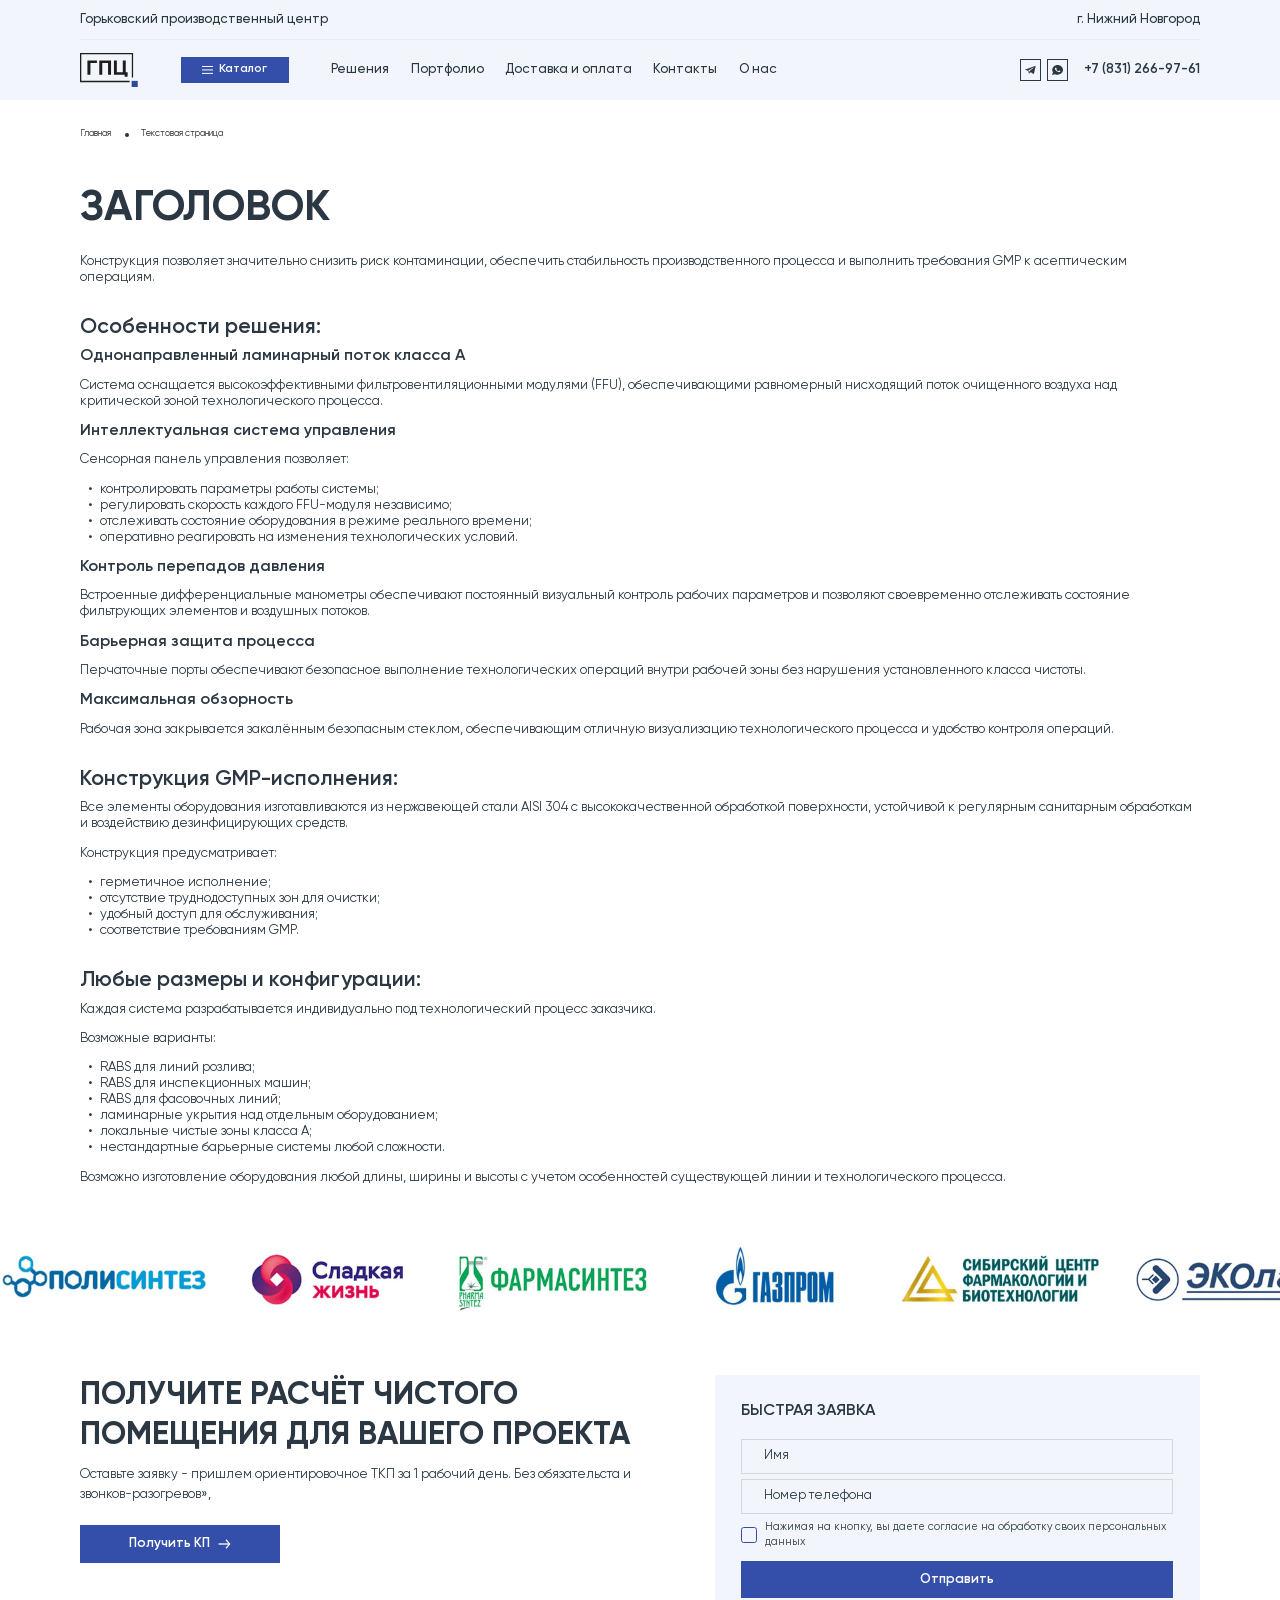
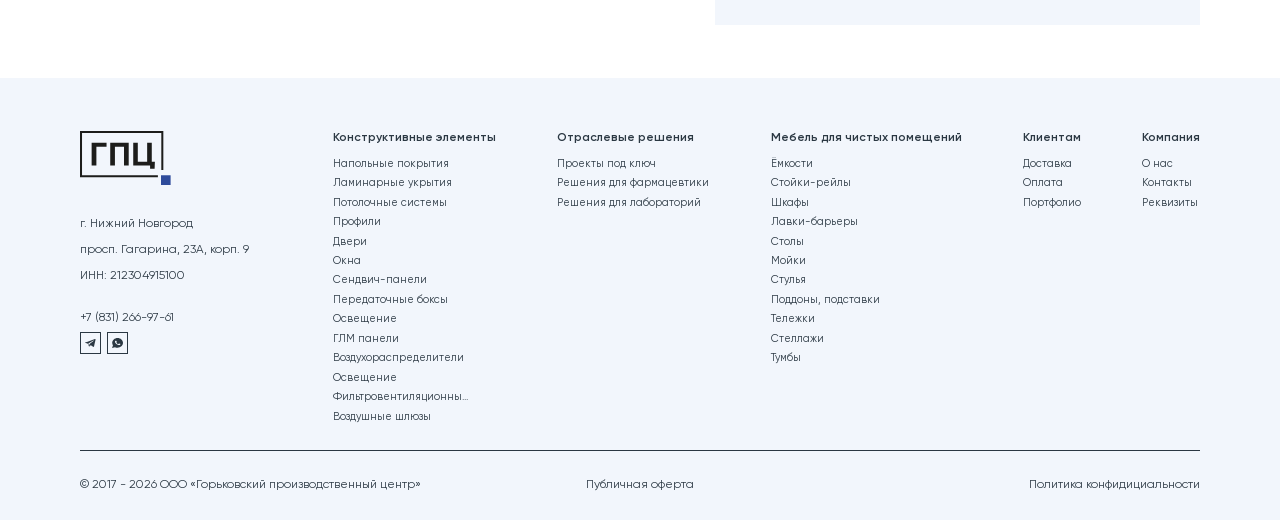
<file: text.html>
<!DOCTYPE html>
<html lang="ru">

<head>
    <meta charset="UTF-8">
    <meta name="viewport" content="width=device-width, initial-scale=1.0">
    <meta name="description" content="">
    <meta name="keywords" content="">
    <meta name="color-scheme" content="light only">
    <link rel="stylesheet" href="css/swiper-bundle.min.css">
    <link rel="stylesheet" href="css/fancybox.css">
    <link rel="stylesheet" href="css/style.min.css">
    <link rel="icon" href="img/favicon.svg" type="image/svg+xml">
    <title>Главная</title>
</head>

<body class="m-page">
    <div class="wrapper">
        <header class="header">
            <div class="container">
                <div class="header__inner">
                    <div class="header__top _flex-between">
                        <div class="header__title">
                            <div class="text20 text12-tablet">
                                Горьковский производственный центр
                            </div>
                        </div>
                        <div class="text20 text14-tablet">
                            г. Нижний Новгород
                        </div>
                    </div>
                    <div class="header__bottom">
                        <a href="" class="header__logo">
                            <img src="img/logo.svg" alt="">
                        </a>
                        <button class="burger m-btn-blue _toggle-menu">
                            <img src="img/burger.svg" alt="" class="_view1">
                            <img src="img/burger2.svg" alt="" class="_view2">
                        </button>
                        <div class="m-menu">
                            <div class="m-menu__scroll _flex">
                                <div class="header-catalog">
                                    <div class="header-catalog__show _toggle-catalog m-btn-blue">
                                        <img src="img/burger.svg" alt="">
                                        <span class="text18 text20-tablet">Каталог</span>
                                    </div>
                                    <div class="catalog-menu">
                                        <div class="catalog-menu__bg _toggle-catalog"></div>
                                        <div class="catalog-menu__modal">
                                            <button class="catalog-menu__close _toggle-catalog">
                                                <img src="img/close.svg" alt="">
                                            </button>
                                            <div class="catalog-menu__inner">
                                                <div class="menu-group">
                                                    <div class="menu-group__col">
                                                        <div class="h4">
                                                            Конструктивные
                                                            элементы
                                                        </div>
                                                    </div>
                                                    <div class="menu-group__col2">
                                                        <div class="solution-category__items">
                                                            <a href="" class="solution-item">
                                                                <div class="solution-item__icon">
                                                                    <img src="img/solution-icon.webp" alt="">
                                                                </div>
                                                                <div class="solution-item__text">
                                                                    <span class="text18">
            Напольные покрытия
        </span>
                                                                </div>
                                                            </a>
                                                            <a href="" class="solution-item">
                                                                <div class="solution-item__icon">
                                                                    <img src="img/solution-icon.webp" alt="">
                                                                </div>
                                                                <div class="solution-item__text">
                                                                    <span class="text18">
            Напольные покрытия
        </span>
                                                                </div>
                                                            </a>
                                                            <a href="" class="solution-item">
                                                                <div class="solution-item__icon">
                                                                    <img src="img/solution-icon.webp" alt="">
                                                                </div>
                                                                <div class="solution-item__text">
                                                                    <span class="text18">
            Напольные покрытия
        </span>
                                                                </div>
                                                            </a>
                                                            <a href="" class="solution-item">
                                                                <div class="solution-item__icon">
                                                                    <img src="img/solution-icon.webp" alt="">
                                                                </div>
                                                                <div class="solution-item__text">
                                                                    <span class="text18">
            Напольные покрытия
        </span>
                                                                </div>
                                                            </a>
                                                            <a href="" class="solution-item">
                                                                <div class="solution-item__icon">
                                                                    <img src="img/solution-icon.webp" alt="">
                                                                </div>
                                                                <div class="solution-item__text">
                                                                    <span class="text18">
            Напольные покрытия
        </span>
                                                                </div>
                                                            </a>
                                                            <a href="" class="solution-item">
                                                                <div class="solution-item__icon">
                                                                    <img src="img/solution-icon.webp" alt="">
                                                                </div>
                                                                <div class="solution-item__text">
                                                                    <span class="text18">
            Напольные покрытия
        </span>
                                                                </div>
                                                            </a>
                                                            <a href="" class="solution-item">
                                                                <div class="solution-item__icon">
                                                                    <img src="img/solution-icon.webp" alt="">
                                                                </div>
                                                                <div class="solution-item__text">
                                                                    <span class="text18">
            Напольные покрытия
        </span>
                                                                </div>
                                                            </a>
                                                            <a href="" class="solution-item">
                                                                <div class="solution-item__icon">
                                                                    <img src="img/solution-icon.webp" alt="">
                                                                </div>
                                                                <div class="solution-item__text">
                                                                    <span class="text18">
            Напольные покрытия
        </span>
                                                                </div>
                                                            </a>
                                                            <a href="" class="solution-item">
                                                                <div class="solution-item__icon">
                                                                    <img src="img/solution-icon.webp" alt="">
                                                                </div>
                                                                <div class="solution-item__text">
                                                                    <span class="text18">
            Напольные покрытия
        </span>
                                                                </div>
                                                            </a>
                                                            <a href="" class="solution-item">
                                                                <div class="solution-item__icon">
                                                                    <img src="img/solution-icon.webp" alt="">
                                                                </div>
                                                                <div class="solution-item__text">
                                                                    <span class="text18">
            Напольные покрытия
        </span>
                                                                </div>
                                                            </a>
                                                            <a href="" class="solution-item">
                                                                <div class="solution-item__icon">
                                                                    <img src="img/solution-icon.webp" alt="">
                                                                </div>
                                                                <div class="solution-item__text">
                                                                    <span class="text18">
            Напольные покрытия
        </span>
                                                                </div>
                                                            </a>
                                                            <a href="" class="solution-item">
                                                                <div class="solution-item__icon">
                                                                    <img src="img/solution-icon.webp" alt="">
                                                                </div>
                                                                <div class="solution-item__text">
                                                                    <span class="text18">
            Напольные покрытия
        </span>
                                                                </div>
                                                            </a>
                                                            <a href="" class="solution-item">
                                                                <div class="solution-item__icon">
                                                                    <img src="img/solution-icon.webp" alt="">
                                                                </div>
                                                                <div class="solution-item__text">
                                                                    <span class="text18">
            Напольные покрытия
        </span>
                                                                </div>
                                                            </a>
                                                            <a href="" class="solution-item">
                                                                <div class="solution-item__icon">
                                                                    <img src="img/solution-icon.webp" alt="">
                                                                </div>
                                                                <div class="solution-item__text">
                                                                    <span class="text18">
            Напольные покрытия
        </span>
                                                                </div>
                                                            </a>
                                                        </div>
                                                    </div>
                                                </div>
                                                <div class="menu-group">
                                                    <div class="menu-group__col">
                                                        <div class="h4">
                                                            Мебель <br>
                                                для чистых помещений
                                                        </div>
                                                    </div>
                                                    <div class="menu-group__col2">
                                                        <div class="solution-category__items">
                                                            <a href="" class="solution-item">
                                                                <div class="solution-item__icon">
                                                                    <img src="img/solution-icon.webp" alt="">
                                                                </div>
                                                                <div class="solution-item__text">
                                                                    <span class="text18">
            Напольные покрытия
        </span>
                                                                </div>
                                                            </a>
                                                            <a href="" class="solution-item">
                                                                <div class="solution-item__icon">
                                                                    <img src="img/solution-icon.webp" alt="">
                                                                </div>
                                                                <div class="solution-item__text">
                                                                    <span class="text18">
            Напольные покрытия
        </span>
                                                                </div>
                                                            </a>
                                                            <a href="" class="solution-item">
                                                                <div class="solution-item__icon">
                                                                    <img src="img/solution-icon.webp" alt="">
                                                                </div>
                                                                <div class="solution-item__text">
                                                                    <span class="text18">
            Напольные покрытия
        </span>
                                                                </div>
                                                            </a>
                                                            <a href="" class="solution-item">
                                                                <div class="solution-item__icon">
                                                                    <img src="img/solution-icon.webp" alt="">
                                                                </div>
                                                                <div class="solution-item__text">
                                                                    <span class="text18">
            Напольные покрытия
        </span>
                                                                </div>
                                                            </a>

                                                            <a href="" class="solution-item">
                                                                <div class="solution-item__icon">
                                                                    <img src="img/solution-icon.webp" alt="">
                                                                </div>
                                                                <div class="solution-item__text">
                                                                    <span class="text18">
            Напольные покрытия
        </span>
                                                                </div>
                                                            </a>
                                                            <a href="" class="solution-item">
                                                                <div class="solution-item__icon">
                                                                    <img src="img/solution-icon.webp" alt="">
                                                                </div>
                                                                <div class="solution-item__text">
                                                                    <span class="text18">
            Напольные покрытия
        </span>
                                                                </div>
                                                            </a>
                                                            <a href="" class="solution-item">
                                                                <div class="solution-item__icon">
                                                                    <img src="img/solution-icon.webp" alt="">
                                                                </div>
                                                                <div class="solution-item__text">
                                                                    <span class="text18">
            Напольные покрытия
        </span>
                                                                </div>
                                                            </a>
                                                            <a href="" class="solution-item">
                                                                <div class="solution-item__icon">
                                                                    <img src="img/solution-icon.webp" alt="">
                                                                </div>
                                                                <div class="solution-item__text">
                                                                    <span class="text18">
            Напольные покрытия
        </span>
                                                                </div>
                                                            </a>

                                                            <a href="" class="solution-item">
                                                                <div class="solution-item__icon">
                                                                    <img src="img/solution-icon.webp" alt="">
                                                                </div>
                                                                <div class="solution-item__text">
                                                                    <span class="text18">
            Напольные покрытия
        </span>
                                                                </div>
                                                            </a>
                                                            <a href="" class="solution-item">
                                                                <div class="solution-item__icon">
                                                                    <img src="img/solution-icon.webp" alt="">
                                                                </div>
                                                                <div class="solution-item__text">
                                                                    <span class="text18">
            Напольные покрытия
        </span>
                                                                </div>
                                                            </a>
                                                            <a href="" class="solution-item">
                                                                <div class="solution-item__icon">
                                                                    <img src="img/solution-icon.webp" alt="">
                                                                </div>
                                                                <div class="solution-item__text">
                                                                    <span class="text18">
            Напольные покрытия
        </span>
                                                                </div>
                                                            </a>
                                                            <a href="" class="solution-item">
                                                                <div class="solution-item__icon">
                                                                    <img src="img/solution-icon.webp" alt="">
                                                                </div>
                                                                <div class="solution-item__text">
                                                                    <span class="text18">
            Напольные покрытия
        </span>
                                                                </div>
                                                            </a>
                                                        </div>
                                                    </div>
                                                </div>
                                                <div class="catalog-menu__links">
                                                    <a href="" class="catalog-menu__link">
                                                        <span class="h4">
                                                    Конструктивные <br>
                                                    элементы
                                                </span>
                                                    </a>
                                                    <a href="" class="catalog-menu__link">
                                                        <span class="h4">
                                                    Передаточные <br>
                                                    шлюзы
                                                </span>
                                                    </a>
                                                    <a href="" class="catalog-menu__link">
                                                        <span class="h4">
                                                    Фильтрующие <br>
                                                    элементы
                                                </span>
                                                    </a>
                                                </div>
                                            </div>
                                        </div>
                                    </div>
                                </div>
                                <nav class="nav">
                                    <ul>
                                        <li><a href="">Решения</a></li>
                                        <li><a href="">Портфолио</a></li>
                                        <li><a href="">Доставка и оплата</a></li>
                                        <li><a href="">Контакты</a></li>
                                        <li><a href="">О нас</a></li>
                                    </ul>
                                </nav>
                            </div>
                        </div>
                        <div class="header-contacts">
                            <div class="socials">
                                <a href="" class="socials__item">
                                    <img src="img/tg.svg" alt="">
                                </a>
                                <a href="" class="socials__item">
                                    <img src="img/whatsapp.svg" alt="">
                                </a>
                            </div>

                            <a href="" class="header-contacts__phone text20 semi-bold-text">
                                +7 (831) 266-97-61
                            </a>
                        </div>
                    </div>
                </div>
            </div>


            <div class="mob-footer">
                <a href="tel:+7(831)266-97-45" class="mob-footer__phone text18 medium-text">
                    +7(831)266-97-45
                </a>
                <div class="mob-footer__badge">
                    <span>Позвонить</span>
                </div>
                <div class="mob-footer__nav _flex">
                    <a href="" class="mob-footer__btn">
                        <i>
                <img src="img/menu-icon.webp" alt="">
            </i>
                        <span>Элементы</span>
                    </a>
                    <a href="" class="mob-footer__btn">
                        <i>
                <img src="img/menu-icon3.webp" alt="">
            </i>
                        <span>Мебель</span>
                    </a>
                    <button class="mob-footer__btn _toggle-menu">
                        <i>
                <img src="img/menu-icon.svg" alt="">
            </i>
                        <span>Меню</span>
                    </button>
                </div>
            </div>
        </header>
        <main class="content">

            <div class="m-section _first">
                <div class="container">
                    <div class="breadcrumbs">
                        <ul>
                            <li><a href="">Главная</a></li>
                            <li><span>Текстовая страница</span></li>
                        </ul>
                    </div>
                    <h1 class="h1">
                        Заголовок
                    </h1>
                    <div class="_mt24 _mt16-tablet">
                        <div class="text _big">
                            <p>
                                Конструкция позволяет значительно снизить риск контаминации, обеспечить стабильность производственного процесса и выполнить требования GMP к асептическим операциям.
                            </p>

                            <hr>

                            <h3>
                                Особенности решения:
                            </h3>
                            <h5>
                                Однонаправленный ламинарный поток класса А
                            </h5>
                            <p>Система оснащается высокоэффективными фильтровентиляционными модулями (FFU), обеспечивающими равномерный нисходящий поток очищенного воздуха над критической зоной технологического процесса.</p>
                            <h5>
                                Интеллектуальная система управления
                            </h5>
                            <p>Сенсорная панель управления позволяет:</p>
                            <ul>
                                <li>контролировать параметры работы системы;</li>
                                <li>регулировать скорость каждого FFU-модуля независимо;</li>
                                <li>отслеживать состояние оборудования в режиме реального времени;</li>
                                <li>оперативно реагировать на изменения технологических условий.</li>
                            </ul>
                            <h5>
                                Контроль перепадов давления
                            </h5>
                            <p>Встроенные дифференциальные манометры обеспечивают постоянный визуальный контроль рабочих параметров и позволяют своевременно отслеживать состояние фильтрующих элементов и воздушных потоков.</p>
                            <h5>
                                Барьерная защита процесса
                            </h5>
                            <p>Перчаточные порты обеспечивают безопасное выполнение технологических операций внутри рабочей зоны без нарушения установленного класса чистоты.</p>
                            <h5>
                                Максимальная обзорность
                            </h5>
                            <p>Рабочая зона закрывается закалённым безопасным стеклом, обеспечивающим отличную визуализацию технологического процесса и удобство контроля операций.</p>

                            <hr>

                            <h3>
                                Конструкция GMP-исполнения:
                            </h3>
                            <p>Все элементы оборудования изготавливаются из нержавеющей стали AISI 304 с высококачественной обработкой поверхности, устойчивой к регулярным санитарным обработкам и воздействию дезинфицирующих средств.</p>

                            <p>Конструкция предусматривает:</p>
                            <ul>
                                <li>герметичное исполнение;</li>
                                <li>отсутствие труднодоступных зон для очистки;</li>
                                <li>удобный доступ для обслуживания;</li>
                                <li>соответствие требованиям GMP.</li>
                            </ul>

                            <hr>

                            <h3>
                                Любые размеры и конфигурации:
                            </h3>
                            <p>Каждая система разрабатывается индивидуально под технологический процесс заказчика.</p>

                            <p>Возможные варианты:</p>
                            <ul>
                                <li>RABS для линий розлива;</li>
                                <li>RABS для инспекционных машин;</li>
                                <li>RABS для фасовочных линий;</li>
                                <li>ламинарные укрытия над отдельным оборудованием;</li>
                                <li>локальные чистые зоны класса А;</li>
                                <li>нестандартные барьерные системы любой сложности.</li>
                            </ul>

                            <p>Возможно изготовление оборудования любой длины, ширины и высоты с учетом особенностей существующей линии и технологического процесса.</p>



                        </div>




                    </div>
                </div>
            </div>

            <div class="clients m-section">
                <div class="marquee">
                    <div class="marquee__track">
                        <div class="client-item">
                            <img src="img/client-img.webp" alt="">
                        </div>
                        <div class="client-item">
                            <img src="img/client-img2.webp" alt="">
                        </div>
                        <div class="client-item">
                            <img src="img/client-img3.webp" alt="">
                        </div>
                        <div class="client-item">
                            <img src="img/client-img4.webp" alt="">
                        </div>
                        <div class="client-item">
                            <img src="img/client-img5.webp" alt="">
                        </div>
                        <div class="client-item">
                            <img src="img/client-img6.webp" alt="">
                        </div>
                        <div class="client-item">
                            <img src="img/client-img7.webp" alt="">
                        </div>
                        <div class="client-item">
                            <img src="img/client-img8.webp" alt="">
                        </div>
                        <div class="client-item">
                            <img src="img/client-img9.webp" alt="">
                        </div>
                        <div class="client-item">
                            <img src="img/client-img10.webp" alt="">
                        </div>
                        <div class="client-item">
                            <img src="img/client-img.webp" alt="">
                        </div>
                        <div class="client-item">
                            <img src="img/client-img2.webp" alt="">
                        </div>
                        <div class="client-item">
                            <img src="img/client-img3.webp" alt="">
                        </div>
                        <div class="client-item">
                            <img src="img/client-img4.webp" alt="">
                        </div>
                        <div class="client-item">
                            <img src="img/client-img5.webp" alt="">
                        </div>
                        <div class="client-item">
                            <img src="img/client-img6.webp" alt="">
                        </div>
                        <div class="client-item">
                            <img src="img/client-img7.webp" alt="">
                        </div>
                        <div class="client-item">
                            <img src="img/client-img8.webp" alt="">
                        </div>
                        <div class="client-item">
                            <img src="img/client-img9.webp" alt="">
                        </div>
                        <div class="client-item">
                            <img src="img/client-img10.webp" alt="">
                        </div>
                    </div>
                </div>
            </div>

            <div class="get-price m-section _last">
                <div class="container">
                    <div class="get-price__grid">
                        <div class="get-price__col">
                            <div class="h2">
                                Получите расчёт чистого помещения для вашего проекта
                            </div>
                            <div class="_mt16 _mt8-tablet">
                                <div class="text24 text16-tablet">
                                    Оставьте заявку - пришлем ориентировочное ТКП за 1 рабочий день. Без обязательста и звонков-разогревов»,
                                </div>
                            </div>
                            <div class="get-price__nav _flex _mt32">
                                <a href="" class="get-price__link m-btn m-btn-blue">
                                    <span>Получить КП</span>
                                    <img src="img/arrow-right.svg" alt="">
                                </a>
                            </div>
                        </div>
                        <div class="get-price__col2">
                            <div class="m-form">
                                <div class="m-form__top">
                                    <div class="h4">
                                        Быстрая заявка
                                    </div>

                                </div>
                                <form>
                                    <div class="m-form__fields">
                                        <div class="fg">
                                            <input type="text" placeholder="Имя">
                                        </div>
                                        <div class="fg">
                                            <input type="tel" placeholder="Номер телефона">
                                        </div>
                                    </div>
                                    <div class="m-check">
                                        <p>
                                            <span class="wpcf7-form-control-wrap" data-name="acceptance-consent"><span class="wpcf7-form-control wpcf7-acceptance"><span class="wpcf7-list-item"><label><input type="checkbox" name="acceptance-consent" value="1" aria-invalid="false"><span class="wpcf7-list-item-label">Нажимая на кнопку, вы даете согласие на обработку своих персональных данных</span></label></span></span></span>
                                        </p>
                                    </div>
                                    <input class="wpcf7-form-control wpcf7-submit has-spinner" type="submit" value="Отправить" disabled="">
                                </form>

                                <div class="m-form__success form-thank">
                                    <img class="form-thank__icon" src="img/check2.svg" alt="">
                                    <div class="form-thank__content">
                                        <div class="h3">
                                            Спасибо, мы получили
                                            вашу заявку
                                        </div>
                                        <div class="text18 text14-tablet">
                                            Мы свяжемся с вами в рабочее время
                                        </div>
                                    </div>
                                </div>
                            </div>
                        </div>
                    </div>
                </div>
            </div>

        </main>
        <footer class="footer">
            <div class="container">
                <div class="footer__top">
                    <div class="footer__top-col">
                        <a href="" class="footer__logo">
                            <img src="img/logo.svg" alt="">
                            <span class="text12 medium-text">
                    Горьковский <br> производственный центр
                </span>
                        </a>
                        <div class="footer__info">
                            <div class="text18">г. Нижний Новгород</div>
                            <div class="text18">просп. Гагарина, 23А, корп. 9</div>
                            <div class="text18">ИНН: 212304915100</div>
                        </div>
                        <div class="footer__contacts _mt40 _mt32-tablet">
                            <a href="" class="text18">
                                +7 (831) 266-97-61
                            </a>
                            <div class="socials">
                                <a href="" class="socials__item">
                                    <img src="img/tg.svg" alt="">
                                </a>
                                <a href="" class="socials__item">
                                    <img src="img/whatsapp.svg" alt="">
                                </a>
                            </div>

                        </div>
                    </div>
                    <div class="footer__top-col2">
                        <div class="footer-nav">
                            <div class="footer-nav__top">
                                <div class="text18 semi-bold-text">
                                    Конструктивные элементы
                                </div>
                            </div>
                            <div class="footer-nav__bottom">
                                <ul>
                                    <li><a href="">Напольные покрытия</a></li>
                                    <li><a href="">Ламинарные укрытия</a></li>
                                    <li><a href="">Потолочные системы</a></li>
                                    <li><a href="">Профили</a></li>
                                    <li><a href="">Двери</a></li>
                                    <li><a href="">Окна</a></li>
                                    <li><a href="">Сендвич-панели</a></li>
                                    <li><a href="">Передаточные боксы</a></li>
                                    <li><a href="">Освещение</a></li>
                                    <li><a href="">ГЛМ панели</a></li>
                                    <li><a href="">Воздухораспределители</a></li>
                                    <li><a href="">Освещение</a></li>
                                    <li><a href="">Фильтровентиляционны...</a></li>
                                    <li><a href="">Воздушные шлюзы</a></li>
                                </ul>
                            </div>
                        </div>
                        <div class="footer-nav">
                            <div class="footer-nav__top">
                                <div class="text18 semi-bold-text">
                                    Отраслевые решения
                                </div>
                            </div>
                            <div class="footer-nav__bottom">
                                <ul>
                                    <li><a href="">Проекты под ключ</a></li>
                                    <li><a href="">Решения для фармацевтики</a></li>
                                    <li><a href="">Решения для лабораторий</a></li>
                                </ul>
                            </div>
                        </div>
                        <div class="footer-nav">
                            <div class="footer-nav__top">
                                <div class="text18 semi-bold-text">
                                    Мебель для чистых помещений
                                </div>
                            </div>
                            <div class="footer-nav__bottom">
                                <ul>
                                    <li><a href="">Ёмкости</a></li>
                                    <li><a href="">Стойки-рейлы</a></li>
                                    <li><a href="">Шкафы</a></li>
                                    <li><a href="">Лавки-барьеры</a></li>
                                    <li><a href="">Столы</a></li>
                                    <li><a href="">Мойки</a></li>
                                    <li><a href="">Стулья</a></li>
                                    <li><a href="">Поддоны, подставки</a></li>
                                    <li><a href="">Тележки</a></li>
                                    <li><a href="">Стеллажи</a></li>
                                    <li><a href="">Тумбы</a></li>
                                </ul>
                            </div>
                        </div>
                        <div class="footer-nav">
                            <div class="footer-nav__top">
                                <div class="text18 semi-bold-text">
                                    Клиентам
                                </div>
                            </div>
                            <div class="footer-nav__bottom">
                                <ul>
                                    <li><a href="">Доставка</a></li>
                                    <li><a href="">Оплата</a></li>
                                    <li><a href="">Портфолио</a></li>
                                </ul>
                            </div>
                        </div>
                        <div class="footer-nav">
                            <div class="footer-nav__top">
                                <div class="text18 semi-bold-text">
                                    Компания
                                </div>
                            </div>
                            <div class="footer-nav__bottom">
                                <ul>
                                    <li><a href="">О нас</a></li>
                                    <li><a href="">Контакты</a></li>
                                    <li><a href="">Реквизиты</a></li>
                                </ul>
                            </div>
                        </div>
                    </div>
                </div>
                <div class="footer__bottom">
                    <div class="footer__bottom-col">
                        <div class="text18 text12-tablet">
                            © 2017 - 2026 ООО «Горьковский производственный центр»
                        </div>
                    </div>
                    <div class="footer__bottom-col2">
                        <a href="" class="text18 text12-tablet">
                            Публичная оферта
                        </a>
                    </div>
                    <div class="footer__bottom-col3">
                        <a href="" class="text18 text12-tablet">
                            Политика конфидициальности
                        </a>
                    </div>
                </div>
            </div>

        </footer>
    </div>

    <script src="js/jquery.min.js"></script>
    <script src="js/jquery.maskedinput.min.js"></script>
    <script src="js/swiper-bundle.min.js"></script>
    <script src="js/fancybox.umd.js"></script>
    <script src="js/main.min.js"></script>

</body>

</html>
</file>
<file: css/style.min.css>
@font-face{font-family:Gilroy;src:url(../fonts/Gilroy-Regular.woff) format("woff"),url(../fonts/Gilroy-Regular.woff2) format("woff2");font-weight:400;font-style:normal;font-display:swap}@font-face{font-family:Gilroy;src:url(../fonts/Gilroy-Medium.woff) format("woff"),url(../fonts/Gilroy-Medium.woff2) format("woff2");font-weight:500;font-style:normal;font-display:swap}@font-face{font-family:Gilroy;src:url(../fonts/Gilroy-Semibold.woff) format("woff"),url(../fonts/Gilroy-Semibold.woff2) format("woff2");font-weight:600;font-style:normal;font-display:swap}@font-face{font-family:Gilroy;src:url(../fonts/Gilroy-Bold.woff) format("woff"),url(../fonts/Gilroy-Bold.woff2) format("woff2");font-weight:700;font-style:normal;font-display:swap}*,::after,::before{margin:0;padding:0;-webkit-box-sizing:border-box;box-sizing:border-box;-webkit-font-smoothing:antialiased!important;-webkit-tap-highlight-color:transparent;outline:0!important}h1,h2,h3,h4,h5,h6{font-weight:400}a,body,div,form,h1,h2,h3,h4,h5,li,p,ul{margin:0;padding:0;border:0;text-decoration:none;line-height:1}button,input,textarea{outline:0!important;-webkit-transition:.125s;-o-transition:.125s;transition:.125s;font-family:inherit}input:active,input[type=checkbox]:focus,input[type=file]:focus,input[type=radio]:focus,input[type=text]:focus{outline:0!important}::-webkit-input-placeholder{color:#222}::-moz-placeholder{color:#222}:-moz-placeholder{color:#222}:-ms-input-placeholder{color:#222}input::-webkit-inner-spin-button,input::-webkit-outer-spin-button{-webkit-appearance:none;margin:0}input[type=number]{-moz-appearance:textfield}html{height:100%;scroll-behavior:smooth;width:100%}svg{-ms-flex-negative:0;flex-shrink:0;height:auto}circle,path,rect,svg{-webkit-transition:.3s;-o-transition:.3s;transition:.3s}a{color:inherit;text-decoration:none;-webkit-transition:.3s;-o-transition:.3s;transition:.3s}a:focus,a:hover{text-decoration:none}li,ul{margin:0;padding:0;list-style:none}i{line-height:100%}fieldset{min-width:0;padding:0;margin:0;border:0}button{cursor:pointer;border:none;outline:0;-webkit-box-sizing:border-box;box-sizing:border-box;-webkit-transition:.3s;-o-transition:.3s;transition:.3s;background-color:inherit;font-size:1em;color:#303030}.swiper-button-next,.swiper-button-prev{z-index:2}.swiper-button-next::after,.swiper-button-prev::after{display:none}img{-webkit-user-select:none;-moz-user-select:none;-o-user-select:none;-ms-user-select:none;user-select:none;-ms-flex-negative:0;flex-shrink:0}html.fixed-body{overflow-y:hidden}.wrapper{min-height:100vh;display:-webkit-box;display:-ms-flexbox;display:flex;-webkit-box-orient:vertical;-webkit-box-direction:normal;-ms-flex-direction:column;flex-direction:column;-ms-flex-negative:0;flex-shrink:0}.content{-webkit-box-flex:1;-ms-flex-positive:1;flex-grow:1;display:-webkit-box;display:-ms-flexbox;display:flex;-webkit-box-orient:vertical;-webkit-box-direction:normal;-ms-flex-direction:column;flex-direction:column;width:100%}.m-page{width:calc(100vw - (100vw - 100%));overflow-x:hidden;font-family:Gilroy,sans-serif;font-weight:400;color:#2b3843;font-size:16px}@media screen and (max-width:1920px){.m-page{font-size:.8333333333vw}}.m-page.fixed-body,.m-page.fixed-body2{overflow-y:hidden;padding-right:var(--scrollWidth)}.container{max-width:1920px;width:100%;margin:0 auto;padding:0 7.5em}a:hover{color:#334faa}@media screen and (max-width:992px){.m-page{font-size:2.0833333333vw}.container{padding:0 1em}}@media screen and (max-width:576px){.m-page{font-size:4.4444444444vw}}._no-wrap{white-space:nowrap}.text-center{text-align:center}.caps-text{text-transform:uppercase}.underline-text{text-decoration:underline}.h1,.h2{font-weight:700;text-transform:uppercase}.h1{font-size:4em;line-height:135%}.h2{font-size:3em;line-height:125%}.h3,.h4,.h5{line-height:135%;font-weight:600;text-transform:uppercase}.h3{font-size:2em}.h4{font-size:1.5em}.h5{font-size:1.25em}.text32{font-size:2em;line-height:130%}.text24{font-size:1.25em;line-height:145%}.text20{font-size:1.25em;line-height:130%}.text19{font-size:1.1875em;line-height:120%}.text18{font-size:1.125em;line-height:130%}.text17{font-size:1.0625em;line-height:120%}.text16{font-size:1em;line-height:145%}.text15{font-size:.9375em;line-height:120%}.text14{font-size:.875em;line-height:130%}.text13{font-size:.8125em;line-height:120%}.text12{font-size:.75em;line-height:125%}.text11{font-size:.6875em;line-height:120%}.text10{font-size:.625em;line-height:120%}.extra-bold-text{font-weight:800}.bold-text{font-weight:700}.semi-bold-text{font-weight:600}.medium-text{font-weight:500}.regular-text{font-weight:400}.light-text{font-weight:300}.italic-text{font-style:italic}.blue-night-text{color:#2b3843}.blue-text{color:#334faa}.m-btn,.wpcf7-submit{display:-webkit-box;display:-ms-flexbox;display:flex;-webkit-box-align:center;-ms-flex-align:center;align-items:center;-webkit-box-pack:center;-ms-flex-pack:center;justify-content:center;-webkit-transition:.225s ease-out;-o-transition:.225s ease-out;transition:.225s ease-out;padding:0 2.5em;height:3.5em;font-weight:600}.m-btn:focus,.wpcf7-submit:focus{-webkit-box-shadow:none;box-shadow:none}.m-btn img,.wpcf7-submit img{width:1.25em;margin:0 .75em}.m-btn img:first-child,.wpcf7-submit img:first-child{margin-left:0}.m-btn img:last-child,.wpcf7-submit img:last-child{margin-right:0}.m-btn span,.wpcf7-submit span{font-size:1.25em}.m-btn-blue,.wpcf7-submit{background-color:#334faa;color:#fff}.m-btn-blue:hover,.wpcf7-submit:hover{background-color:rgb(39.2307692308,60.7692307692,130.7692307692);color:#fff}.m-btn-blue-outline{border:2px solid #334faa;color:#334faa}.m-btn-blue-outline:hover{background-color:#334faa;color:#fff}.arrow-link{display:-webkit-box;display:-ms-flexbox;display:flex;-webkit-box-align:center;-ms-flex-align:center;align-items:center;color:#334faa;font-weight:600}.arrow-link:hover{color:#334faa;opacity:.9}.arrow-link span{font-size:1.25em;line-height:130%}.arrow-link img{width:1.25em;margin-left:.5em}@media screen and (max-width:992px){.h1,.h2{font-size:1.75em;line-height:135%}.h4,.text20-tablet{font-size:1.25em}.h3,.text24-tablet{font-size:1.5em}.text19-tablet{font-size:1.1875em}.text18-tablet{font-size:1.125em}.text17-tablet{font-size:1.0625em}.text16-tablet{font-size:1em}.text15-tablet{font-size:.9375em}.text14-tablet{font-size:.875em}.text13-tablet{font-size:.8125em}.text12-tablet{font-size:.75em}.text11-tablet{font-size:.6875em}.text10-tablet{font-size:.625em}.m-btn{height:3em}.m-btn span{font-size:1em}}.m-btn-small{padding:0 2em;height:2.375em}.m-btn-small span{font-size:1.125em}.fg{position:relative;margin:0}.fg label{display:block;font-size:.9375em;line-height:140%;margin-bottom:.375em}.fg label span{color:#334faa}.fg .nice-select,.fg input,.fg textarea{border-radius:0;border:1px solid #d5d7d9;padding:0 1.6em;height:2.6em;width:100%;font-size:1.25em;background-color:rgba(0,0,0,0);color:#2b3843}.fg .nice-select::-webkit-input-placeholder,.fg input::-webkit-input-placeholder,.fg textarea::-webkit-input-placeholder{color:#2b3843}.fg .nice-select::-moz-placeholder,.fg input::-moz-placeholder,.fg textarea::-moz-placeholder{color:#2b3843}.fg .nice-select:-ms-input-placeholder,.fg input:-ms-input-placeholder,.fg textarea:-ms-input-placeholder{color:#2b3843}.fg .nice-select::-ms-input-placeholder,.fg input::-ms-input-placeholder,.fg textarea::-ms-input-placeholder{color:#2b3843}.fg .nice-select::placeholder,.fg input::placeholder,.fg textarea::placeholder{color:#2b3843}.fg .nice-select:focus,.fg input:focus,.fg textarea:focus{border-color:#9ca0a0;-webkit-box-shadow:0 .25em .4375em 0 rgba(47,63,67,.03),0 .25em .3125em 0 rgba(0,0,0,.02) inset;box-shadow:0 .25em .4375em 0 rgba(47,63,67,.03),0 .25em .3125em 0 rgba(0,0,0,.02) inset}.fg .nice-select:disabled,.fg input:disabled,.fg textarea:disabled{pointer-events:none;background:#f6f6f6!important;color:rgba(0,0,0,.4)}.fg textarea{padding-top:1.19em;padding-bottom:1.19em;height:13.0625em;resize:vertical}.fg__field{position:relative}.fg .nice-select{display:-webkit-box;display:-ms-flexbox;display:flex;-webkit-box-align:center;-ms-flex-align:center;align-items:center;-webkit-box-pack:justify;-ms-flex-pack:justify;justify-content:space-between;border-radius:.1875em;white-space:nowrap;height:3.6875em;padding:0 0 0 1.25em}.fg .nice-select.disabled{pointer-events:none;background:#f6f6f6!important}.fg .nice-select.disabled .current{opacity:.4}.fg .nice-select.open{border-bottom-left-radius:0;border-bottom-right-radius:0}.fg .nice-select:focus{border:1px solid #303030}.fg .nice-select:before{content:"";-webkit-box-ordinal-group:4;-ms-flex-order:3;order:3;border-left:#303030;-ms-flex-negative:0;flex-shrink:0;width:3.6875em;height:3.6875em;background-image:url(../img/select-arrow.svg);background-size:.5em auto;background-repeat:no-repeat;background-position:center;margin-left:1em}.fg .nice-select .current{font-size:1em;line-height:157%}.fg .nice-select .list{margin-top:-1px;border-radius:0 0 .1875em .1875em;width:calc(100% + 2px);left:-1px;border:1px solid #303030;background:#fff;-webkit-box-shadow:none;box-shadow:none;max-height:14.875em;overflow-y:auto;z-index:5}.fg .nice-select .list::-webkit-scrollbar{width:.1875em;height:.1875em}.fg .nice-select .list::-webkit-scrollbar-track{background:rgba(0,0,0,0);border-radius:0}.fg .nice-select .list::-webkit-scrollbar-thumb{background:#000}.fg .nice-select .option{height:3.6875em;font-size:1em;line-height:157%;padding:.5em 1.25em;display:-webkit-box;display:-ms-flexbox;display:flex;-webkit-box-align:center;-ms-flex-align:center;align-items:center;color:#2b2b2b;border:none;border-bottom:1px solid #303030}.fg .nice-select .option:last-child{border-bottom:none}.fg .nice-select .option.disabled{display:none}.fg .nice-select .option.focus,.fg .nice-select .option.selected.focus,.fg .nice-select .option:hover{background-color:#334faa;border-color:#334faa;font-weight:400;color:#fff}.fg._error input,.fg._error textarea{border-color:#334faa;color:#334faa}.fg._error input::-webkit-input-placeholder,.fg._error textarea::-webkit-input-placeholder{color:#334faa}.fg._error input::-moz-placeholder,.fg._error textarea::-moz-placeholder{color:#334faa}.fg._error input:-ms-input-placeholder,.fg._error textarea:-ms-input-placeholder{color:#334faa}.fg._error input::-ms-input-placeholder,.fg._error textarea::-ms-input-placeholder{color:#334faa}.fg._error input::placeholder,.fg._error textarea::placeholder{color:#334faa}.fg._error .fg__error-text{display:block}.fg__error-text{margin-top:.375em;color:#334faa;display:none}.pass-toggle{position:absolute;bottom:1em;right:1.25em;width:1.25em;height:1.6875em;display:-webkit-box;display:-ms-flexbox;display:flex;-webkit-box-align:center;-ms-flex-align:center;align-items:center;-webkit-box-pack:center;-ms-flex-pack:center;justify-content:center}.pass-toggle svg{width:100%;height:auto}.pass-toggle._active g{opacity:1}.m-check,.m-radio{position:relative}.m-check input,.m-radio input{position:absolute;opacity:0;width:100%;height:100%;left:0;top:0;z-index:2;cursor:pointer}.m-check label,.m-radio label{position:relative;cursor:pointer;display:block;padding-left:2.125em;min-height:1.25em;padding-top:.0625em}.m-check label span,.m-radio label span{font-size:.8125em;line-height:140%}.m-check label:after,.m-check label:before,.m-radio label:after,.m-radio label:before{pointer-events:none}.m-check label:before,.m-radio label:before{content:"";position:absolute;z-index:1;left:0;top:0;border:1px solid #dadedf;width:1.25em;height:1.25em;background-size:0 auto;background-repeat:no-repeat;background-position:center;-webkit-transition:none;-o-transition:none;transition:none}.m-check label a,.m-radio label a{text-decoration:underline;position:relative;z-index:2}.m-check._big label,.m-radio._big label{padding-top:0}.m-check._big label span,.m-radio._big label span{font-size:1em;line-height:140%}.m-check._gray label,.m-radio._gray label{color:#6b6e72}.m-check._error input:not(:checked)~label:before,.m-radio._error input:not(:checked)~label:before{border-color:#ff1515}.m-check input:checked+label::before{background-color:#334faa;border-color:#334faa;background-size:.75em auto}.m-check label:before{border-radius:.1875em;background-image:url(../img/check2.svg)}.m-check._gray label{color:#787878}.m-radio input:checked~label:before{border:none;background-size:100% auto}.m-radio label:before{border-radius:50%;background-image:url(../img/radio.svg)}.m-radio label span{display:block;line-height:157%;color:#5b626c;margin-top:.125em}@media screen and (max-width:992px){.fg input{font-size:1em;padding:0 1em;height:3em}}.pagination{margin-top:3.75em}.pagination__items{display:-webkit-box;display:-ms-flexbox;display:flex;-webkit-box-pack:center;-ms-flex-pack:center;justify-content:center}.pagination__item{height:3.625em;min-width:3.625em;padding:0 1.25em;border-radius:.25em;border:1px solid #303030;display:-webkit-box;display:-ms-flexbox;display:flex;-webkit-box-align:center;-ms-flex-align:center;align-items:center;-webkit-box-pack:center;-ms-flex-pack:center;justify-content:center;margin:0 .3125em;font-weight:500}.pagination__item svg{width:1.0625em;height:auto}.pagination__item._active{pointer-events:none}.pagination__item._active,.pagination__item:hover{color:#fff;background-color:#303030;border-color:#303030}.pagination__item._active path,.pagination__item:hover path{fill:#fff}.pagination__item._btn{padding:0 1.5em}@media screen and (max-width:992px){.pagination{margin-top:1.875em}}@media screen and (max-width:576px){.pagination{margin-top:1.56em}.pagination ._hide-tablet{display:none}.pagination ._btn{width:2.8125em;padding:0}.pagination__item{height:2.8125em;min-width:2.8125em;padding:0 .875em}.pagination__item span{font-size:.875em}}.tabs{display:-webkit-box;display:-ms-flexbox;display:flex}.tab{height:3.5625em;padding:0 1.56em;display:-webkit-box;display:-ms-flexbox;display:flex;-webkit-box-align:center;-ms-flex-align:center;align-items:center;position:relative;text-transform:uppercase;font-weight:700;color:rgba(48,48,48,.8);-webkit-transition:.3s;-o-transition:.3s;transition:.3s}.tab:not(:last-child){margin:0 .94em 0 0}.tab:before{content:"";position:absolute;width:100%;height:2px;left:0;bottom:0;background-color:#334faa;opacity:0;-webkit-transition:inherit;-o-transition:inherit;transition:inherit}.tab span{font-size:.875em;line-height:120%}.tab:hover{background:#fbfbfb;cursor:pointer}.tab._active{background:#fbfbfb;pointer-events:none}.tab._active:before{opacity:1}.tab-content{display:none}.tab-content._active{display:block}.grid,.grid2,.grid3,.grid4,.grid5,.grid6{display:grid;gap:1.5em;grid-template-columns:100%}.grid2{grid-template-columns:repeat(2,calc(50% - .75em))}.grid3{grid-template-columns:repeat(3,calc(33.3333333333% - 1em))}.grid4{grid-template-columns:repeat(4,calc(25% - .9375em))}.grid5{grid-template-columns:repeat(5,calc(20% - 1em))}@media screen and (max-width:992px){.grid-tablet{grid-template-columns:100%}.grid-tablet2{grid-template-columns:repeat(2,calc(50% - .625em));gap:1.25em}}._mt48{margin-top:3em}._mt40{margin-top:2.5em}._mt32{margin-top:2em}._mt24{margin-top:1.5em}._mt20{margin-top:1.25em}._mt16{margin-top:1em}._mt12{margin-top:.75em}._mt10{margin-top:.625em}._mt8{margin-top:.5em}@media screen and (max-width:992px){._mt48-tablet{margin-top:3em}._mt40-tablet{margin-top:2.5em}._mt32-tablet{margin-top:2em}._mt24-tablet{margin-top:1.5em}._mt20-tablet{margin-top:1.25em}._mt16-tablet{margin-top:1em}._mt12-tablet{margin-top:.75em}._mt10-tablet{margin-top:.625em}._mt8-tablet{margin-top:.5em}}.slider{position:relative}.slider__wrap{overflow:hidden}.slider .swiper-container{width:calc(100% + 1.5em)}.slider .swiper-wrapper{-webkit-box-align:stretch;-ms-flex-align:stretch;align-items:stretch}.slider .swiper-slide{height:auto;padding-right:1.5em}.slider .swiper-nav{position:absolute;left:0;bottom:0;display:-webkit-box;display:-ms-flexbox;display:flex}.slider .swiper-button{position:static;margin:0}.swiper-button{width:4em;height:4em;display:-webkit-box;display:-ms-flexbox;display:flex;-webkit-box-align:center;-ms-flex-align:center;align-items:center;-webkit-box-pack:center;-ms-flex-pack:center;justify-content:center;background-color:#f2f6fc}.swiper-button img{width:1.5em}._flex,._flex-between,._flex-center{display:-webkit-box;display:-ms-flexbox;display:flex;-webkit-box-align:center;-ms-flex-align:center;align-items:center}._flex-between._start,._flex-center._start,._flex._start{-webkit-box-align:start;-ms-flex-align:start;align-items:flex-start}._flex-between{-webkit-box-pack:justify;-ms-flex-pack:justify;justify-content:space-between}._flex-center{-webkit-box-pack:center;-ms-flex-pack:center;justify-content:center}._scale-img{overflow:hidden}._scale-img:hover img{-webkit-transform:scale(1.05);-ms-transform:scale(1.05);transform:scale(1.05)}._scale-img img{-webkit-transition:.6s;-o-transition:.6s;transition:.6s}.m-backdrop{position:relative}.m-backdrop:after{content:"";position:absolute;top:0;left:0;width:100%;height:100%;background:rgba(0,0,0,.12);pointer-events:none;border-radius:inherit}.socials{display:-webkit-box;display:-ms-flexbox;display:flex;-webkit-box-align:center;-ms-flex-align:center;align-items:center}.socials__item{width:2em;height:2em;display:-webkit-box;display:-ms-flexbox;display:flex;-webkit-box-align:center;-ms-flex-align:center;align-items:center;-webkit-box-pack:center;-ms-flex-pack:center;justify-content:center;border:1px solid #2b3843}.socials__item:not(:last-child){margin:0 .5em 0 0}.socials__item img,.socials__item svg{width:1em;-webkit-transition:.3s;-o-transition:.3s;transition:.3s}.socials__item:hover{background-color:rgba(43,56,67,.1)}.qa-card{border-bottom:1px solid #d5d7d9}.qa-card:last-child{border-bottom:none}.qa-card._active .qa-card__btn img{-webkit-transform:rotate(-180deg);-ms-transform:rotate(-180deg);transform:rotate(-180deg)}.qa-card__show{cursor:pointer;display:-webkit-box;display:-ms-flexbox;display:flex;-webkit-box-align:center;-ms-flex-align:center;align-items:center;-webkit-box-pack:justify;-ms-flex-pack:justify;justify-content:space-between;padding-bottom:1.5em}.qa-card__btn{margin-left:1em;width:1.625em;display:-webkit-box;display:-ms-flexbox;display:flex;-webkit-box-align:center;-ms-flex-align:center;align-items:center;-webkit-box-pack:center;-ms-flex-pack:center;justify-content:center;-ms-flex-negative:0;flex-shrink:0}.qa-card__btn img{-webkit-transition:.3s;-o-transition:.3s;transition:.3s;width:100%}.qa-card__hidden{padding-bottom:1.5em;display:none}.qa-card__title{font-size:2em;line-height:130%;font-weight:500}.qa-card .text{font-size:1.5em}@media screen and (max-width:992px){.qa-card__show{padding-bottom:1em}.qa-card__btn{width:1.0625em}.qa-card__hidden{padding-bottom:1em}.qa-card__title{font-size:1.25em}.qa-card .text{font-size:1.125em}}:root{--vh:1vh}.breadcrumbs{padding:2.5em 0 3.75em;color:#303030}.breadcrumbs li{display:inline;position:relative}.breadcrumbs li:not(:first-child){margin-left:2.5em}.breadcrumbs li:not(:first-child):before{content:"";position:absolute;top:.4375em;right:100%;margin-right:1.125em;width:.375em;height:.375em;background-color:#303030;border-radius:50%}.breadcrumbs li:last-child{pointer-events:none}.breadcrumbs a,.breadcrumbs span{font-size:.875em;line-height:140%}@media screen and (max-width:992px){.breadcrumbs{padding:1.25em 1em;width:calc(100% + 2em);margin-left:-1em;overflow-x:auto;white-space:nowrap}}.modal-bg{position:fixed;top:0;left:0;width:100%;height:calc(100*var(--vh));background-color:#303030;opacity:.5}.modal{position:fixed;left:0;top:0;width:100%;height:calc(100*var(--vh));overflow-y:auto;z-index:80;opacity:0;pointer-events:none;padding:1em 0;text-align:center}.modal:after{content:"";display:inline-block;height:100%;vertical-align:middle;margin-right:-4px}.modal__dialog{text-align:left;vertical-align:middle;background:#fff;width:67em;max-width:calc(100% - 2em);position:relative;z-index:3;padding:3em;border-radius:1.5em;display:inline-block}.modal._active{opacity:1;pointer-events:unset}.modal._active .modal__bg{display:block}.modal__top{display:-webkit-box;display:-ms-flexbox;display:flex;-webkit-box-align:center;-ms-flex-align:center;align-items:center;-webkit-box-pack:justify;-ms-flex-pack:justify;justify-content:space-between}.modal .close-btn{position:absolute;top:1em;right:1em}.close-btn{width:1.5em;display:-webkit-box;display:-ms-flexbox;display:flex;-webkit-box-align:center;-ms-flex-align:center;align-items:center;-webkit-box-pack:center;-ms-flex-pack:center;justify-content:center;margin-left:1em;-ms-flex-negative:0;flex-shrink:0}.close-btn img,.close-btn svg{width:100%}.m-section{padding:2.5em 0}.m-section._first{padding-top:0}.m-section._last{padding-bottom:5em}.absolute-image{position:relative}.absolute-image img{position:absolute;top:0;left:0;width:100%;height:100%;-o-object-fit:cover;object-fit:cover}@media screen and (max-width:992px){.m-section{padding:1.875em 0}.m-section._last{padding-bottom:3.75em}.m-section._last._pb0-mob{padding-bottom:0}}@media screen and (max-width:576px){.grid-mob{grid-template-columns:100%;gap:1.25em}.grid-mob-small{grid-template-columns:100%;gap:1em}._mt48-mob{margin-top:3em}._mt40-mob{margin-top:2.5em}._mt32-mob{margin-top:2em}._mt24-mob{margin-top:1.5em}._mt20-mob{margin-top:1.25em}._mt16-mob{margin-top:1em}._mt12-mob{margin-top:.75em}._mt10-mob{margin-top:.625em}._mt8-mob{margin-top:.5em}.m-section__top{-webkit-box-orient:vertical;-webkit-box-direction:normal;-ms-flex-direction:column;flex-direction:column;-webkit-box-align:start;-ms-flex-align:start;align-items:flex-start;gap:.5em}}.header{position:relative;z-index:10;background-color:#f2f6fc}.header._open-catalog .catalog-menu{opacity:1;pointer-events:unset}.header__top{padding:1em 0;border-bottom:1px solid #ededed;font-weight:500}.header__logo{display:block;-ms-flex-negative:0;flex-shrink:0;width:5.45em;margin-right:4em}.header__logo img{width:100%;display:block}.header__bottom{padding:1.25em 0;display:-webkit-box;display:-ms-flexbox;display:flex;-webkit-box-align:center;-ms-flex-align:center;align-items:center}.header-contacts{margin-left:auto;display:-webkit-box;display:-ms-flexbox;display:flex;-webkit-box-align:center;-ms-flex-align:center;align-items:center;gap:1.5em}.nav{font-weight:500}.nav ul{display:-webkit-box;display:-ms-flexbox;display:flex;gap:1.5em 2em}.nav a{font-size:1.25em;line-height:145%}.header-catalog{margin-right:4em;position:relative}.header-catalog__show{padding:0 2em;height:2.375em;display:-webkit-box;display:-ms-flexbox;display:flex;-webkit-box-align:center;-ms-flex-align:center;align-items:center;-webkit-box-pack:center;-ms-flex-pack:center;justify-content:center;font-weight:600;position:relative}.header-catalog__show:hover{background-color:rgb(39.2307692308,60.7692307692,130.7692307692);cursor:pointer}.header-catalog__show img{width:1em;margin-right:.625em}.menu>li{padding:1em;border-bottom:1px solid #ededed}.menu>li:last-child{border-bottom:none}.menu>li>a{padding:0 1.33em;display:-webkit-box;display:-ms-flexbox;display:flex;-webkit-box-align:center;-ms-flex-align:center;align-items:center;-webkit-box-pack:justify;-ms-flex-pack:justify;justify-content:space-between;font-size:1.125em;line-height:140%;font-weight:600;background-image:url(../img/arrow-bottom5.svg),url(../img/arrow-top.svg);background-size:.78em auto,0 auto;background-position:right 1.33em center;background-repeat:no-repeat}.menu>li>a:hover{color:#303030}.menu-item._open>a{padding:.89em 1.33em;background-color:#334faa;color:#fff;background-size:0 auto,.78em auto}.menu-item._open>a:hover{color:#fff}.menu-item._open .sub-menu{display:block}.sub-menu{display:none;margin-top:-1em;padding:.75em 1.5em 1em;background-color:#334faa;color:#fff}.sub-menu li{margin-bottom:.5em}.sub-menu li:last-child{margin-bottom:0}.sub-menu a{font-size:1em;line-height:140%}.sub-menu a:hover{color:#fff}.burger{display:none}@media screen and (max-width:992px){.header._open .m-menu{pointer-events:unset;opacity:1}.header._open .burger ._view1{opacity:0}.header._open .burger ._view2{opacity:1}.header__inner{position:relative}.header__top{height:3.5em;padding:0}.header__logo{width:auto;margin:0}.header__logo img{width:auto;height:2.5em}.header__bottom{padding:0;height:3.75em;-webkit-box-pack:justify;-ms-flex-pack:justify;justify-content:space-between}.header__title{position:absolute;left:5em;bottom:0;height:3.75em;display:-webkit-box;display:-ms-flexbox;display:flex;-webkit-box-align:center;-ms-flex-align:center;align-items:center;width:11.25em;padding-bottom:.5em}.header-contacts{position:absolute;top:0;right:0;height:3.5em}.header-contacts__phone{display:none}.m-menu{position:fixed;bottom:0;left:0;width:100%;height:calc(100*var(--vh) - 7.5em);overflow-y:auto;background-color:#fff;z-index:10;opacity:0;pointer-events:none}.m-menu__scroll{height:100%;overflow-y:auto;display:block;padding-top:1.5em}.burger{display:-webkit-box;display:-ms-flexbox;display:flex;-webkit-box-align:center;-ms-flex-align:center;align-items:center;-webkit-box-pack:center;-ms-flex-pack:center;justify-content:center;position:relative;width:2.375em;height:2.375em}.burger img{width:1.125em;position:absolute;top:50%;left:50%;-webkit-transform:translate(-50%,-50%);-ms-transform:translate(-50%,-50%);transform:translate(-50%,-50%);-webkit-transition:.3s;-o-transition:.3s;transition:.3s}.burger ._view2{opacity:0}.nav{padding:1.5em 1em}.nav ul{-webkit-box-orient:vertical;-webkit-box-direction:normal;-ms-flex-direction:column;flex-direction:column;-webkit-box-align:start;-ms-flex-align:start;align-items:flex-start}.header-catalog{margin-right:0;border-bottom:1px solid #ededed}.header-catalog__show{padding:0 1em;height:3.5em;-webkit-box-pack:unset;-ms-flex-pack:unset;justify-content:unset;pointer-events:none}.header-catalog__show img{display:none}.menu>li{padding:1em .5em}}.footer{padding:5em 0 2.5em;background-color:#f2f6fc}.footer__top{display:grid;grid-template-columns:21.75em calc(100% - 23.75em);gap:2em}.footer__top-col2{display:-webkit-box;display:-ms-flexbox;display:flex;-webkit-box-pack:justify;-ms-flex-pack:justify;justify-content:space-between;gap:2em}.footer__logo{display:block;width:8.5em;margin-bottom:3em}.footer__logo img{width:100%;display:block}.footer__logo span{display:none}.footer__info{display:grid;grid-template-columns:100%;gap:1em}.footer .socials{margin-top:.5em}.footer__bottom{padding-top:2.5em;margin-top:2.5em;border-top:1px solid #2b3843;display:grid;grid-template-columns:repeat(3,1fr);gap:1em}.footer-nav__bottom{margin-top:1em}@media screen and (min-width:993px){.footer__bottom-col2{text-align:center}.footer__bottom-col3{text-align:right}.footer-nav__bottom{display:block!important}}.footer-nav ul{display:grid;grid-template-columns:100%;gap:.625em}.footer-nav ul a{font-size:1em;line-height:120%}.mob-footer{display:none}@media screen and (max-width:992px){.footer{padding:2em 0 4em}.footer__top{grid-template-columns:100%;padding-top:4.44em;position:relative}.footer__top-col2{display:block;-webkit-box-ordinal-group:0;-ms-flex-order:-1;order:-1}.footer__logo{position:absolute;top:0;left:0;width:100%;max-width:19em;display:-webkit-box;display:-ms-flexbox;display:flex;-webkit-box-align:center;-ms-flex-align:center;align-items:center}.footer__logo img{width:4.25em;margin-right:.75em}.footer__logo span{display:block}.footer__info{gap:.5em}.footer__bottom{grid-template-columns:100%;text-align:center;padding-top:2em;margin-top:2em}.footer-nav{padding:1.5em 0;border-top:1px solid #dddfe5}.footer-nav._open .footer-nav__top:after{-webkit-transform:rotate(-180deg);-ms-transform:rotate(-180deg);transform:rotate(-180deg)}.footer-nav:last-child{border-bottom:1px solid #dddfe5}.footer-nav__top{cursor:pointer;display:-webkit-box;display:-ms-flexbox;display:flex;-webkit-box-align:center;-ms-flex-align:center;align-items:center;-webkit-box-pack:justify;-ms-flex-pack:justify;justify-content:space-between}.footer-nav__top:after{content:"";background-image:url(../img/arrow-bottom2.svg);background-size:100% auto;background-repeat:no-repeat;background-position:center;width:.875em;height:.875em;-webkit-transition:.3s;-o-transition:.3s;transition:.3s}.footer-nav__bottom{display:none}.footer-nav ul{gap:1em}.mob-footer{position:fixed;left:0;bottom:0;bottom:env(safe-area-inset-bottom,0);padding-bottom:env(safe-area-inset-bottom);-webkit-transform:translateZ(0);transform:translateZ(0);width:100%;height:3.875em;background-color:#334faa;color:#fff;display:-webkit-box;display:-ms-flexbox;display:flex;-webkit-box-align:center;-ms-flex-align:center;align-items:center;-webkit-box-pack:justify;-ms-flex-pack:justify;justify-content:space-between;z-index:9}.mob-footer__badge{position:absolute;top:0;left:1em;font-weight:500;padding:0 .625em;height:.875em;display:-webkit-box;display:-ms-flexbox;display:flex;-webkit-box-align:center;-ms-flex-align:center;align-items:center;background-color:#f07c16}.mob-footer__badge span{font-size:.5em}.mob-footer__nav{-webkit-box-flex:1;-ms-flex-positive:1;flex-grow:1;-webkit-box-pack:justify;-ms-flex-pack:justify;justify-content:space-between;margin-left:.75em;gap:.5em}.mob-footer__phone{white-space:nowrap;min-width:40%}.mob-footer__phone:hover{color:#fff}.mob-footer__btn{display:-webkit-box;display:-ms-flexbox;display:flex;-webkit-box-align:center;-ms-flex-align:center;align-items:center;-webkit-box-orient:vertical;-webkit-box-direction:normal;-ms-flex-direction:column;flex-direction:column;color:#fff;font-weight:500}.mob-footer__btn:hover{color:#fff}.mob-footer__btn i{height:1.625em;display:-webkit-box;display:-ms-flexbox;display:flex;-webkit-box-align:center;-ms-flex-align:center;align-items:center;-webkit-box-pack:center;-ms-flex-pack:center;justify-content:center;margin-bottom:.25em}.mob-footer__btn i img{max-height:100%;min-height:.875em}.mob-footer__btn span{font-size:.75em}}.text{display:grid;grid-template-columns:100%;gap:1.25em;font-size:1em;line-height:145%}.text h1,.text h2,.text h3,.text h4,.text h5,.text h6{font-weight:600}.text h1{font-size:2em}.text h2{font-size:1.8em}.text h3{font-size:1.6em}.text h4{font-size:1.4em}.text h5{font-size:1.2em}.text h6{font-size:1em}.text *{line-height:inherit}.text ol,.text ul{padding-left:.625em}.text ol li,.text ul li{position:relative;padding-left:.875em}.text ol li:before,.text ul li:before{position:absolute;top:0;left:0}.text ol{counter-reset:list;padding-left:0}.text ol li{counter-increment:list;padding-left:1.125em}.text ol li:before{content:counter(list) ". "}.text ul li:before{content:"•"}.text hr{display:block;opacity:0;margin:0;height:.5em}.text img{display:block;width:100%;height:auto!important;border-radius:.75em}.text._big{font-size:1.25em;line-height:120%;gap:1em}.text table{border-collapse:collapse;width:100%}.text td,.text th{border:1px solid #303030;padding:.5em 1em}.m-table{overflow-x:auto}.m-table table{min-width:35em}.main__inner{position:relative}.main__col{padding:7.5em 0 4em;min-height:48.8125em;width:70.625em;max-width:100%;display:-webkit-box;display:-ms-flexbox;display:flex;-webkit-box-orient:vertical;-webkit-box-direction:normal;-ms-flex-direction:column;flex-direction:column;position:relative;z-index:2}.main__top{max-width:61.375em}.main__btn{min-width:18.75em;margin-right:1.5em}.main__btn:last-child{margin:0}.main__items{padding:2.5em;-webkit-box-shadow:1px 2px 10px 0 rgba(33,37,41,.1);box-shadow:1px 2px 10px 0 rgba(33,37,41,.1);border:1px solid #f6f6f6;background-color:#fff;display:-webkit-box;display:-ms-flexbox;display:flex}.main__img{position:absolute;right:-7.5em;top:0;height:48.8125em;width:66em;-o-object-fit:cover;object-fit:cover;-webkit-clip-path:polygon(99.94% 0,99.94% 100%,0 100%,42.7% 0);clip-path:polygon(99.94% 0,99.94% 100%,0 100%,42.7% 0)}.main__desc p{line-height:inherit}.main-item{padding-right:2.125em;margin-right:2.125em;border-right:1px solid #ededed;display:-webkit-box;display:-ms-flexbox;display:flex}.main-item:last-child{border:none;padding:0;margin:0}.main-item:before{content:"";border-radius:.625em;background:#334faa;-webkit-box-shadow:0 2px 5px 0 rgba(0,56,209,.4);box-shadow:0 2px 5px 0 rgba(0,56,209,.4);width:.625em;height:.625em;-ms-flex-negative:0;flex-shrink:0;margin:.94em 1em 0 0}.main-item__content{display:grid;grid-template-columns:100%;gap:.25em}.marquee{overflow:hidden;width:100%}.marquee__track{display:-webkit-inline-box;display:-ms-inline-flexbox;display:inline-flex;-webkit-animation:30s linear infinite scroll;animation:30s linear infinite scroll}.client-item{width:20em;height:7.5em;display:-webkit-box;display:-ms-flexbox;display:flex;-webkit-box-align:center;-ms-flex-align:center;align-items:center;-webkit-box-pack:center;-ms-flex-pack:center;justify-content:center;margin-right:1em}.client-item img{max-width:100%;max-height:100%}@-webkit-keyframes scroll{from{-webkit-transform:translateX(0);transform:translateX(0)}to{-webkit-transform:translateX(-50%);transform:translateX(-50%)}}@keyframes scroll{from{-webkit-transform:translateX(0);transform:translateX(0)}to{-webkit-transform:translateX(-50%);transform:translateX(-50%)}}@media screen and (max-width:992px)and (min-width:577px){.main-item:nth-last-child(2){border-bottom:none;padding-bottom:0}}@media screen and (max-width:992px){.text._big{font-size:.875em;line-height:130%}.main__col{padding:3em 0 18em;min-height:unset}.main__top{max-width:61.375em}.main__bottom{margin-top:auto;padding-top:2.19em}.main__items{padding:1.5em;-ms-flex-wrap:wrap;flex-wrap:wrap;gap:1.5em}.main__img{width:100%;height:23.7em;right:-1em;top:unset;bottom:-3.75em}.main-item{width:calc(50% - .75em);padding:0 0 1.5em;margin:0;border-right:none;border-bottom:1px solid #ededed}.main-item:before{margin-top:.625em}.client-item{width:13.33em;height:5em;margin-right:.67em}}@media screen and (max-width:576px){.text{font-size:.875em}.main__col{padding-bottom:13em}.main__nav{display:block}.main__btn{min-width:unset;width:100%;margin:0 0 .5em}.main__img{width:38.1875em;height:28.3125em;right:-10.13em}.main-item{width:100%}}.main-solutions__top{max-width:45em}.main-solutions__items{display:grid;grid-template-columns:repeat(3,33.3333333333%);background:#fff;-webkit-box-shadow:0 0 5.6px 0 rgba(0,0,0,.04),0 11.2px 22.4px 0 rgba(0,0,0,.08);box-shadow:0 0 5.6px 0 rgba(0,0,0,.04),0 11.2px 22.4px 0 rgba(0,0,0,.08)}.main-solutions__items .solution-card:nth-child(odd){background-color:rgba(0,0,0,0)}.main-solutions__items .solution-card__content{max-width:18.75em}.solution-category{display:grid;grid-template-columns:26.25em calc(100% - 26.25em);background:#fff;-webkit-box-shadow:0 0 5.6px 0 rgba(0,0,0,.04),0 11.2px 22.4px 0 rgba(0,0,0,.08);box-shadow:0 0 5.6px 0 rgba(0,0,0,.04),0 11.2px 22.4px 0 rgba(0,0,0,.08);min-height:24.75em}.solution-category__col2{padding:2em 7em 2em 4em;background-image:url(../img/round.svg);background-position:right bottom;background-repeat:no-repeat;background-size:14.1875em auto;position:relative}.solution-category__img{position:absolute;bottom:0;right:0;max-width:16em;max-height:calc(100% - 2.5em);pointer-events:none}.solution-category__items{display:grid;grid-template-columns:repeat(3,calc(33.3333333333% - 3.3333333333em));gap:0 5em;position:relative;z-index:2;overflow:hidden}.solution-category__nav{display:none}.solution-card{padding:2.5em;height:100%;background-color:#f2f6fc;position:relative}.solution-card__content{position:relative;z-index:2}.solution-card__link{min-width:18.75em}.solution-card__img{position:absolute;right:0;bottom:0;width:17.75em}.solution-card .text18{overflow:hidden;display:-webkit-box;-webkit-line-clamp:3;-webkit-box-orient:vertical}.solution-item{display:grid;grid-template-columns:1.5em calc(100% - 2.375em);gap:.875em;-webkit-box-align:center;-ms-flex-align:center;align-items:center;border-top:1px solid #ededed;position:relative;height:4em}.solution-item:before{content:"";position:absolute;left:100%;top:0;height:100%;margin-left:2.5em;border-right:1px solid #ededed}@media screen and (min-width:993px){.solution-item:nth-child(10)~.solution-item:before{display:none}.solution-item:nth-child(1),.solution-item:nth-child(2),.solution-item:nth-child(3){border-top:none}.solution-item:nth-child(15)~.solution-item{display:none}}.solution-item__icon{display:-webkit-box;display:-ms-flexbox;display:flex;-webkit-box-align:center;-ms-flex-align:center;align-items:center;-webkit-box-pack:center;-ms-flex-pack:center;justify-content:center}.solution-item__icon img{width:100%}.solution-item__text{white-space:nowrap;-o-text-overflow:ellipsis;text-overflow:ellipsis;overflow:hidden}.more-btn{display:-webkit-box;display:-ms-flexbox;display:flex;-webkit-box-align:center;-ms-flex-align:center;align-items:center;color:#334faa}.more-btn span{text-decoration:underline}.more-btn img{width:.875em;margin-left:.5em;-webkit-transition:.1s;-o-transition:.1s;transition:.1s}._toggle-more-parent._show-all .more-btn ._view1,.more-btn ._view2{display:none}._toggle-more-parent._show-all .more-btn ._view2{display:block}._toggle-more-parent._show-all .more-btn img{-webkit-transform:rotate(-180deg);-ms-transform:rotate(-180deg);transform:rotate(-180deg)}@media screen and (max-width:992px){.main-solutions__items{grid-template-columns:repeat(2,50%)}.main-solutions__items .solution-card{min-height:unset}.solution-category{grid-template-columns:100%;min-height:unset}.solution-category__col2{padding:.5em 1.5em 1.81em;background-image:unset}.solution-category__img{display:none}.solution-category__items{display:block}.solution-category__nav{display:-webkit-box;display:-ms-flexbox;display:flex;-webkit-box-align:center;-ms-flex-align:center;align-items:center;-webkit-box-pack:center;-ms-flex-pack:center;justify-content:center;margin-top:.25em}.solution-category:not(._show-all) .solution-item:nth-child(5)~.solution-item{display:none}.solution-card{padding:1.5em;min-height:21.25em}.solution-card__link{min-width:unset;width:100%}.solution-item{height:4em;border-top:1px solid #ededed;border-bottom:none}.solution-item:first-child{border-top:none}.solution-item:before{display:none}}@media screen and (max-width:576px){.main-solutions__items{grid-template-columns:100%}}.solution-card2{display:-webkit-box;display:-ms-flexbox;display:flex;-webkit-box-orient:vertical;-webkit-box-direction:normal;-ms-flex-direction:column;flex-direction:column;background-color:#f2f6fc}.solution-card2__img{position:relative;padding-bottom:51.5%;display:block}.solution-card2__img img{position:absolute;top:0;left:0;width:100%;height:100%;-o-object-fit:cover;object-fit:cover;border-radius:inherit}.solution-card2__content{-webkit-box-flex:1;-ms-flex-positive:1;flex-grow:1;display:-webkit-box;display:-ms-flexbox;display:flex;-webkit-box-orient:vertical;-webkit-box-direction:normal;-ms-flex-direction:column;flex-direction:column;padding:2em 2.5em 2.5em}.solution-card2__nav{padding-top:1.5em;margin-top:auto}.portfolio-slider{background-color:#fff;-webkit-box-shadow:0 0 5.6px 0 rgba(0,0,0,.04),0 11.2px 22.4px 0 rgba(0,0,0,.08);box-shadow:0 0 5.6px 0 rgba(0,0,0,.04),0 11.2px 22.4px 0 rgba(0,0,0,.08)}.portfolio-card{display:grid;grid-template-columns:calc(100% - 43.75em) 43.75em}.portfolio-card__col{padding:3em 4em 6em 3em}.portfolio-card__img{width:100%;display:block;min-height:100%;-o-object-fit:cover;object-fit:cover}.cooperate__col{grid-column:span 2}.cooperate__col2{position:relative;background-color:#fff;-webkit-box-shadow:0 0 5.6px 0 rgba(0,0,0,.04),0 11.2px 22.4px 0 rgba(0,0,0,.08);box-shadow:0 0 5.6px 0 rgba(0,0,0,.04),0 11.2px 22.4px 0 rgba(0,0,0,.08);overflow:hidden;padding:16.375em 2em 2em}.cooperate__col2:after,.cooperate__col2:before{content:"";position:absolute;width:100%;left:0;z-index:2}.cooperate__col2:before{top:7.625em;height:12em;background:-webkit-gradient(linear,left top,left bottom,from(rgba(255,255,255,0)),color-stop(69.42%,rgba(255,255,255,.42)),color-stop(80.88%,rgba(255,255,255,.88)),to(#fff));background:-o-linear-gradient(top,rgba(255,255,255,0) 0,rgba(255,255,255,.42) 69.42%,rgba(255,255,255,.88) 80.88%,#fff 100%);background:linear-gradient(180deg,rgba(255,255,255,0) 0,rgba(255,255,255,.42) 69.42%,rgba(255,255,255,.88) 80.88%,#fff 100%)}.cooperate__col2:after{top:19.625em;height:calc(100% - 19.625em);background:-webkit-gradient(linear,left bottom,left top,from(#fff),to(#fff)),-webkit-gradient(linear,left top,left bottom,from(rgba(255,255,255,0)),color-stop(69.42%,rgba(255,255,255,.42)),color-stop(80.88%,rgba(255,255,255,.88)),to(#fff));background:-o-linear-gradient(bottom,#fff 0,#fff 100%),-o-linear-gradient(top,rgba(255,255,255,0) 0,rgba(255,255,255,.42) 69.42%,rgba(255,255,255,.88) 80.88%,#fff 100%);background:linear-gradient(0deg,#fff 0,#fff 100%),linear-gradient(180deg,rgba(255,255,255,0) 0,rgba(255,255,255,.42) 69.42%,rgba(255,255,255,.88) 80.88%,#fff 100%)}.cooperate__img{position:absolute;left:3.25em;top:.875em;width:17.1875em}.cooperate .m-form{position:relative;z-index:3}.cooperate-item{padding:2em 6em 2em 2em;background-color:#f2f6fc;min-height:12.5em;position:relative}.cooperate-item__icon{position:absolute;right:0;bottom:0;height:7.0625em}@media screen and (max-width:992px){.solution-card2__content{padding:1.5em}.solution-card2__nav{padding-top:1.5em;margin-top:auto}.portfolio-slider{padding-bottom:4em}.portfolio-slider .swiper-nav{width:100%}.portfolio-slider .swiper-button{width:50%}.portfolio-card{grid-template-columns:calc(100% - 21em) 21em}.portfolio-card__col{padding:1.5em}.portfolio-card__link{height:3em;width:100%}.portfolio-card__link span{font-size:1em}.cooperate__col{grid-column:1/-1}.cooperate__col2{padding:10.875em 1.5em 1.5em}.cooperate__col2:before{top:3.375em;height:6em}.cooperate__col2:after{top:9.375em;height:calc(100% - 9.375em)}.cooperate__img{left:1.75em;top:0;width:8.625em}.cooperate-item{padding:1.5em}.cooperate-item__icon{height:2.5em}}@media screen and (max-width:576px){.portfolio-card{grid-template-columns:100%}.portfolio-card__col{padding-bottom:2em}.cooperate-item{min-height:unset}}.m-form .m-check span{font-size:1em;line-height:140%;margin:0!important}.m-form .m-check label{padding:0}.m-form .m-check label:before{display:none}.m-form .m-check .wpcf7-list-item-label{display:-webkit-box;display:-ms-flexbox;display:flex;-webkit-box-align:center;-ms-flex-align:center;align-items:center;padding-left:2.25em;min-height:1.5em}.m-form .m-check .wpcf7-list-item-label:before{content:"";position:absolute;z-index:1;left:0;top:50%;-webkit-transform:translateY(-50%);-ms-transform:translateY(-50%);transform:translateY(-50%);border:1px solid #334faa;width:1.5em;height:1.5em;background-size:0 auto;background-repeat:no-repeat;background-position:center;-webkit-transition:none;-o-transition:none;transition:none;border-radius:.25em;background-image:url(../img/check.svg)}.m-form .m-check input:checked~.wpcf7-list-item-label:before{background-size:.875em auto}.wpcf7-submit{border:none;font-size:1.25em;height:2.8em}.m-form{position:relative}.m-form__top{margin-bottom:1.5em}.m-form__fields{display:grid;grid-template-columns:100%;gap:.5em}.m-form .m-check{margin-top:.625em}.m-form .wpcf7-submit{width:100%;margin-top:.8em}.m-form__success{display:none;position:absolute;top:0;left:0;width:100%}.m-form._success .m-form__top,.m-form._success form{opacity:0;pointer-events:none}.m-form._success .m-form__success{display:block}.m-form .wpcf7-response-output,.m-form .wpcf7-spinner{display:none}.m-form .wpcf7-form-control-wrap{width:100%;display:block}.m-form .wpcf7-form-control-wrap input{width:100%!important}.form-thank{text-align:center;padding:4em 0}.form-thank__icon{display:block;width:4em;margin:0 auto 1.75em}.form-thank__content{display:grid;grid-template-columns:100%;gap:1em}.main-about__grid{display:grid;grid-template-columns:calc(100% - 48.75em) 44.75em;gap:4em}.main-about__img{width:100%;display:block}.main-contacts__grid{display:grid;grid-template-columns:33.25em calc(100% - 37.25em);gap:2em 4em}.main-contacts__col{padding-top:5em}.main-contacts__bottom{margin-top:4.5em}.main-contacts__items{display:grid;grid-template-columns:100%;gap:.5em}.map{height:33.75em}@media screen and (max-width:992px){.wpcf7-submit{font-size:1em;height:3em}.main-about__grid,.main-contacts__grid{grid-template-columns:100%}.main-contacts__col{padding-top:0}.main-contacts__bottom{margin-top:1.5em}.map{height:30em;width:calc(100% + 2em);margin-left:-1em}}@media screen and (max-width:576px){.m-form .m-check .wpcf7-list-item-label{font-size:.75em;padding-left:2.25em;min-height:1.5em}.form-thank{padding:1em 0}.form-thank__icon{margin-bottom:1em}}.main2 .main__col{padding:0 0 2.5em;min-height:32em;width:61.375em}.main{overflow:hidden;margin-bottom:2.5em}.main__desc{max-width:45em}.catalog__grid{display:grid;grid-template-columns:repeat(4,calc(25% - 1.5em));gap:2em}.catalog-card{display:-webkit-box;display:-ms-flexbox;display:flex;-webkit-box-orient:vertical;-webkit-box-direction:normal;-ms-flex-direction:column;flex-direction:column;position:relative;border:1px solid #d5d7d9;overflow:hidden}.catalog-card:hover{color:#2b3843}.catalog-card:hover:before{opacity:.9}.catalog-card:before{content:"";position:absolute;right:0;bottom:0;z-index:2;width:2.375em;height:2.375em;background-color:#334faa;background-image:url(../img/arrow-right.svg);background-size:1em auto;background-repeat:no-repeat;background-position:center;-webkit-transition:.3s;-o-transition:.3s;transition:.3s}.catalog-card__content{-webkit-box-flex:1;-ms-flex-positive:1;flex-grow:1;padding:2em}.catalog-card__img{position:relative;padding-bottom:55.5%;display:block}.catalog-card__img img{position:absolute;top:50%;left:50%;-webkit-transform:translate(-50%,-50%);-ms-transform:translate(-50%,-50%);transform:translate(-50%,-50%);max-width:100%;max-height:100%;border-radius:inherit}.catalog-card p{line-height:inherit}.catalog-card .text14{overflow:hidden;display:-webkit-box;-webkit-line-clamp:2;-webkit-box-orient:vertical}.catalog-card ._scale-img:hover img{-webkit-transform:scale(1.05) translate(-50%,-50%);-ms-transform:scale(1.05) translate(-50%,-50%);transform:scale(1.05) translate(-50%,-50%)}.catalog-seo__grid{display:grid;grid-template-columns:repeat(2,calc(50% - 1em));gap:1em 2em}.catalog-seo .text{font-size:1.25em;line-height:140%}.catalog-seo .text ul{display:inline-block;width:100%}.catalog-seo .text hr{height:1.5em}@media screen and (max-width:992px){.main2 .main__col{padding:0 0 2em;min-height:unset}.main2 .main__img{position:static;height:auto;width:calc(100% + 2em);margin:0 0 0 -1em;-webkit-clip-path:unset;clip-path:unset}.main{margin-bottom:1.875em}.catalog__grid{grid-template-columns:repeat(2,calc(50% - .625em));gap:1.25em}.catalog-card__content{padding:1.5em}.catalog-card__text{max-width:14.875em}.catalog-seo__grid{grid-template-columns:100%}.catalog-seo .text{font-size:.875em;-webkit-column-count:1;-moz-column-count:1;column-count:1}.catalog-seo .text hr{height:1em}}@media screen and (max-width:576px){.catalog__grid{grid-template-columns:100%}}.get-price__grid{display:grid;grid-template-columns:calc(100% - 51.75em) 45.5em;gap:1.5em 6.25em}.get-price__link{min-width:18.75em}.get-price__col2{padding:2.5em;background-color:#f2f6fc}.faq__items{display:grid;grid-template-columns:100%;gap:2em}.standard__items{display:grid;grid-template-columns:repeat(5,calc(20% - 1.6em));gap:2em}.standard-card{padding:1.4375em;border:1px solid #d5d7d9}.solution__items{display:grid;grid-template-columns:repeat(2,calc(50% - 1em));gap:2em}.solution-info{border:1px solid #d5d7d9;padding:2em 2.5em}.solution-info .m-list{margin-top:1em}.m-list{display:grid;grid-template-columns:100%;gap:1em}.m-list li{padding-left:1.625em;position:relative}.m-list li:before{content:"";position:absolute;top:50%;left:0;-webkit-transform:translateY(-50%);-ms-transform:translateY(-50%);transform:translateY(-50%);background-color:#334faa;-webkit-filter:drop-shadow(0 2px 5px rgba(0, 56, 209, .4));filter:drop-shadow(0 2px 5px rgba(0, 56, 209, .4));width:.625em;height:.625em;border-radius:50%}.how-work__grid{display:grid;grid-template-columns:repeat(5,calc(20% - 2.4em));gap:1.5em 3em}.step-card{display:-webkit-box;display:-ms-flexbox;display:flex;-webkit-box-orient:vertical;-webkit-box-direction:normal;-ms-flex-direction:column;flex-direction:column;position:relative}.step-card:last-child:after{display:none}.step-card:after{content:"";position:absolute;left:100%;top:8.25em;margin-left:.875em;background-image:url(../img/arrow-right3.svg);background-size:100% auto;background-repeat:no-repeat;background-position:center;width:1.25em;height:1.25em}.step-card__icon{display:-webkit-box;display:-ms-flexbox;display:flex;-webkit-box-align:center;-ms-flex-align:center;align-items:center;-webkit-box-pack:center;-ms-flex-pack:center;justify-content:center;border-radius:50%;background-color:#f2f6fc;width:5em;height:5em}.step-card__icon img{width:3.25em}.step-card__num{font-size:4em;font-weight:600;color:#f2f6fc}.step-card__bottom{margin-top:1.5em;padding:1.5em;border:1px solid #d5d7d9;-webkit-box-flex:1;-ms-flex-positive:1;flex-grow:1}.step-card__badge{height:2.3125em;display:-webkit-inline-box;display:-ms-inline-flexbox;display:inline-flex;-webkit-box-align:center;-ms-flex-align:center;align-items:center;padding:0 1.5em;border-radius:3em;background-color:#f2f6fc;font-weight:500;color:#334faa}.step-card__badge img{width:1.25em;margin-right:.625em}@media screen and (max-width:992px){.get-price__grid{grid-template-columns:100%}.get-price__nav{display:none}.faq__items{gap:1em}.solution__items,.standard__items{grid-template-columns:repeat(2,calc(50% - .625em));gap:1.25em}.solution-info{padding:1.5em}.m-list li{padding-left:1.375em}.m-list li:before{width:.375em;height:.375em;top:.375em;-webkit-transform:unset;-ms-transform:unset;transform:unset}.m-list .text16-tablet{line-height:119%}.how-work__grid{grid-template-columns:100%}.step-card:after{background-image:url(../img/arrow-bottom4.svg);top:1.5em;left:50%;-webkit-transform:translateX(-50%);-ms-transform:translateX(-50%);transform:translateX(-50%);margin:0}.step-card__bottom{margin-top:1em}}@media screen and (max-width:576px){.get-price__col2{padding:1.5em}.solution__items,.standard__items{grid-template-columns:100%}}.bp-stage{position:relative;width:80em;max-width:100%;margin:4.5em auto 0}.bp-image-wrap{position:relative}.bp-image-wrap img{width:100%;display:block}.bp-hot{position:absolute;width:3.5em;height:3.5em;-webkit-transform:translate(-50%,-50%);-ms-transform:translate(-50%,-50%);transform:translate(-50%,-50%);border-radius:50%;cursor:pointer;z-index:2}.bp-hot__pulse{position:absolute;inset:.5em;border-radius:50%;border:2px solid #334faa;opacity:0;-webkit-animation:2.4s ease-out infinite bp-pulse;animation:2.4s ease-out infinite bp-pulse;pointer-events:none}@-webkit-keyframes bp-pulse{0%{-webkit-transform:scale(.6);transform:scale(.6);opacity:0}20%{opacity:.8}100%{-webkit-transform:scale(2.4);transform:scale(2.4);opacity:0}}@keyframes bp-pulse{0%{-webkit-transform:scale(.6);transform:scale(.6);opacity:0}20%{opacity:.8}100%{-webkit-transform:scale(2.4);transform:scale(2.4);opacity:0}}.bp-hot.is-active .bp-hot__pulse,.bp-hot:hover .bp-hot__pulse{-webkit-animation-play-state:paused;animation-play-state:paused;opacity:.9;-webkit-transform:scale(1.5);-ms-transform:scale(1.5);transform:scale(1.5)}.bp-tip{position:absolute;z-index:3;min-width:21.25em;max-width:22em;background:#fff;border-radius:1em;padding:1em;opacity:0;visibility:hidden;-webkit-transform:translate(-42%,calc(-100% - 1em));-ms-transform:translate(-42%,calc(-100% - 1em));transform:translate(-42%,calc(-100% - 1em));-webkit-transition:opacity .2s,-webkit-transform .2s;transition:opacity .2s,transform .2s,-webkit-transform .2s;-o-transition:opacity .2s,transform .2s;-webkit-box-shadow:0 0 5.6px 0 rgba(0,0,0,.04),0 11.2px 22.4px 0 rgba(0,0,0,.08);box-shadow:0 0 5.6px 0 rgba(0,0,0,.04),0 11.2px 22.4px 0 rgba(0,0,0,.08);pointer-events:none}.bp-tip::after{content:"";position:absolute;left:50%;bottom:-.4375em;-webkit-transform:translateX(-50%) rotate(45deg);-ms-transform:translateX(-50%) rotate(45deg);transform:translateX(-50%) rotate(45deg);width:.875em;height:.875em;background:#fff}.bp-tip__head{display:-webkit-box;display:-ms-flexbox;display:flex;-webkit-box-align:center;-ms-flex-align:center;align-items:center;gap:.75em;margin-bottom:.5em;padding-bottom:.5em;border-bottom:1px solid #ededed}.bp-tip__num{font-weight:700;font-size:1.25em;line-height:125%;color:#334faa}.bp-tip__title{font-weight:700;font-size:1.25em;line-height:125%;text-transform:uppercase}.bp-tip__body{font-size:1.125em;line-height:122%}.bp-hot.is-active .bp-tip,.bp-hot:focus .bp-tip,.bp-hot:hover .bp-tip{opacity:1;visibility:visible;-webkit-transform:translate(-42%,calc(-100% - 1.25em));-ms-transform:translate(-42%,calc(-100% - 1.25em));transform:translate(-42%,calc(-100% - 1.25em))}.bp-hint{text-align:center;margin-top:20px;font-size:13px;color:var(--text-muted)}.bp-hint::before{content:"↳ ";color:var(--brand)}@media screen and (max-width:576px){.bp-tip{font-size:.75em;position:fixed;left:1em;-webkit-transform:translateX(-50%);-ms-transform:translateX(-50%);transform:translateX(-50%)}.bp-stage{display:none}}@media screen and (min-width:577px){.catalog-item .m-form__fields,.get-offer .m-form__fields{grid-template-columns:repeat(2,calc(50% - .75em));gap:1.5em}.catalog-item .m-form__bottom,.get-offer .m-form__bottom{display:-webkit-box;display:-ms-flexbox;display:flex;-webkit-box-align:center;-ms-flex-align:center;align-items:center;-webkit-box-pack:justify;-ms-flex-pack:justify;justify-content:space-between;margin-top:1em}.catalog-item .m-form .m-check,.catalog-item .m-form .wpcf7-form-control,.get-offer .m-form .m-check,.get-offer .m-form .wpcf7-form-control{margin:0}.catalog-item .m-form .wpcf7-form-control,.get-offer .m-form .wpcf7-form-control{min-width:18.75em;width:auto}.catalog-item .m-form .wpcf7-form-control{min-width:unset}}.get-offer{padding:5em 0;background-color:#f2f6fc;margin-bottom:2.5em}.get-offer__inner{position:relative}.get-offer .m-form{margin-top:2em;position:static}.get-offer .m-form._success .form-thank{display:-webkit-box;display:-ms-flexbox;display:flex}.get-offer .form-thank{background-color:#f2f6fc}@media screen and (min-width:993px){.step-card:last-child .h4{font-size:1.25em}.get-offer .form-thank{-webkit-box-align:start;-ms-flex-align:start;align-items:flex-start;-webkit-box-pack:justify;-ms-flex-pack:justify;justify-content:space-between;text-align:left;padding:0}.get-offer .form-thank__icon{width:17em;margin:2em 0 0}.get-offer .form-thank__content{gap:.5em}}.main__bottom{padding-top:2em;margin-top:2em;position:relative}.main__bottom:before{content:"";position:absolute;top:0;left:0;width:23.625em;border-top:1px solid #d5d7d9;max-width:100%}.main-solution{margin-bottom:0;padding-bottom:0}.main-solution .main__desc{max-width:51.25em}@media screen and (max-width:992px){.get-offer{padding:3.75em 0;margin-bottom:1.875em}.get-offer .m-form{margin-top:1.5em}.main__bottom{padding-top:1.5em;margin-top:1.5em}}@media screen and (max-width:576px){.get-offer .form-thank{-webkit-box-orient:vertical;-webkit-box-direction:normal;-ms-flex-direction:column;flex-direction:column;-webkit-box-align:center;-ms-flex-align:center;align-items:center;-webkit-box-pack:center;-ms-flex-pack:center;justify-content:center;height:100%}.get-offer .form-thank__icon{-webkit-box-ordinal-group:0;-ms-flex-order:-1;order:-1;margin:0 auto 1em}.get-offer .form-thank .h2{font-size:1.5em}}.contacts-main__items{margin-top:1.5em;max-width:61.5em}.contacts-main .map{margin-top:3em}.contact-item{padding:2em 0;display:grid;grid-template-columns:23em calc(100% - 26em);gap:3em;-webkit-box-align:center;-ms-flex-align:center;align-items:center;border-bottom:1px solid rgba(19,19,25,.1);font-weight:500}.contact-item:first-child{padding-top:0}.contact-item__socials{margin-left:1em;gap:1em}.contact-item__social{display:-webkit-box;display:-ms-flexbox;display:flex;-webkit-box-align:center;-ms-flex-align:center;align-items:center;-webkit-box-pack:center;-ms-flex-pack:center;justify-content:center;width:1.75em}.contact-item__social img{width:100%}.error404{margin-bottom:3.75em}@media screen and (max-width:992px){.contacts-main__items{margin-top:1.5em;max-width:61.5em}.contacts-main .map{margin-top:2em}.contact-item{padding:1.25em 0;grid-template-columns:7.5em calc(100% - 8.5em);gap:1em}.contact-item__socials{margin-left:.5em;gap:.5em}.contact-item__social{width:1.25em}.error404{margin-bottom:0}}.catalog-item__grid{margin-top:-.75em;display:grid;grid-template-columns:calc(100% - 43.75em) 40.5em;gap:2em 3.25em}.catalog-item__col2{padding-top:1.5em}.catalog-item__title{font-size:2.5em;font-weight:600}.catalog-item__price{font-size:3em;font-weight:700}.catalog-item__desc{display:grid;grid-template-columns:100%;gap:1em}.catalog-item .m-form{margin-top:4em}.catalog-item .m-form._success .form-thank{display:-webkit-box;display:-ms-flexbox;display:flex}.catalog-item .form-thank{-webkit-box-align:end;-ms-flex-align:end;align-items:flex-end;-webkit-box-pack:justify;-ms-flex-pack:justify;justify-content:space-between;text-align:left;padding:0}.catalog-item .form-thank__icon{width:6.875em;margin:0}.gallery__img{position:relative;padding-bottom:61.2%;display:block}.gallery__img img{position:absolute;top:0;left:0;width:100%;height:100%;-o-object-fit:cover;object-fit:cover;border-radius:inherit}.gallery__img-wrap{padding:.5em;border:1px solid transparent;cursor:pointer}.gallery__big .swiper{border:1px solid #ededed}.gallery__small{margin-top:1em;padding:0 4em;position:relative}.gallery__small .swiper{width:calc(100% + .75em)}.gallery__small .swiper-slide{width:25%;padding-right:.75em}.gallery__small .swiper-slide-thumb-active .gallery__img-wrap{border-color:#334faa}.gallery .swiper-button{top:50%;-webkit-transform:translateY(-50%);-ms-transform:translateY(-50%);transform:translateY(-50%);margin:0;border:1px solid #ccd5ec;width:2.375em;height:2.375em}.gallery .swiper-button img{width:1em}.gallery .swiper-button-prev{left:1em}.gallery .swiper-button-next{right:1em}.gallery .swiper-pagination{display:none}@media screen and (max-width:992px){.catalog-item__grid{margin-top:0;grid-template-columns:100%}.catalog-item__col2{padding-top:0}.catalog-item__price,.catalog-item__title{font-size:1.25em}.catalog-item .m-form{margin-top:2em}.gallery__small{display:none}.gallery .swiper-pagination{position:static;margin-top:.625em;min-height:.5em;display:-webkit-box;display:-ms-flexbox;display:flex;-webkit-box-align:center;-ms-flex-align:center;align-items:center;-webkit-box-pack:center;-ms-flex-pack:center;justify-content:center}.gallery .swiper-pagination-bullet{width:.25em;height:.25em;background:#d5d7d9;opacity:1;margin:0 .25em!important}.gallery .swiper-pagination-bullet-active{background-color:#334faa;width:.5em;height:.5em}}@media screen and (max-width:576px){.catalog-item .form-thank{-webkit-box-orient:vertical;-webkit-box-direction:normal;-ms-flex-direction:column;flex-direction:column;-webkit-box-align:center;-ms-flex-align:center;align-items:center;-webkit-box-pack:center;-ms-flex-pack:center;justify-content:center;height:100%;text-align:center}.catalog-item .form-thank__icon{-webkit-box-ordinal-group:0;-ms-flex-order:-1;order:-1;margin:0 auto 1em;width:4em}}.catalog-detail__tabs{display:-webkit-box;display:-ms-flexbox;display:flex}.catalog-detail__tab{min-width:11.875em;height:2.5625em;padding:0 1em;display:-webkit-box;display:-ms-flexbox;display:flex;-webkit-box-align:center;-ms-flex-align:center;align-items:center;-webkit-box-pack:center;-ms-flex-pack:center;justify-content:center;border-bottom:1px solid #ededed;font-weight:600;color:rgba(43,56,67,.5)}.catalog-detail__tab:hover{color:#2b3843;cursor:pointer}.catalog-detail__tab._active{color:#334faa;pointer-events:none}.catalog-detail .tab-content{margin-top:2.5em}.props{display:grid;grid-template-columns:100%;gap:1.5em}.props-table table{width:100%;border-spacing:0}.props-table td,.props-table th{padding:.5em 1.5em;width:50%}.props-table th{font-weight:600;color:#334faa;background-color:#f2f6fc;text-align:left}.props-table td{border-left:1px solid #ededed;border-bottom:1px solid #ededed}.props-table td:last-child{border-right:1px solid #ededed}.solution-banner{padding:2.75em 4em;background-color:#f2f6fc;overflow:hidden;text-align:center;position:relative}.solution-banner__img{height:100%;width:60em;-o-object-fit:cover;object-fit:cover;position:absolute;right:0;top:0;-webkit-clip-path:polygon(99.94% 0,99.94% 100%,0 100%,20% 0);clip-path:polygon(99.94% 0,99.94% 100%,0 100%,20% 0)}.solution-banner__col{width:32em;max-width:100%}.solution-banner__col img{width:6.125em;display:block;margin:0 auto 1em}@media screen and (max-width:992px){.catalog-detail__tab{min-width:10.25em;height:2.25em}.props-table td,.props-table th{padding:.5em 1em}.solution-banner{padding:0}.solution-banner__img{height:auto;width:100%;position:static;-webkit-clip-path:unset;clip-path:unset}.solution-banner__col{width:100%;padding:1.5em}.solution-banner__col img{width:3.625em}}@media screen and (max-width:576px){.catalog-detail__tab{min-width:unset;width:50%}}.catalog-menu__close{display:none}@media screen and (min-width:993px){.catalog-menu{position:fixed;top:0;left:0;width:100%;height:calc(100*var(--vh));z-index:100;opacity:0;pointer-events:none}.catalog-menu__bg{position:fixed;top:0;left:0;width:100%;height:calc(100*var(--vh));background-color:#303030;opacity:.2}.catalog-menu__modal{position:absolute;top:50%;left:50%;-webkit-transform:translate(-50%,-50%);-ms-transform:translate(-50%,-50%);transform:translate(-50%,-50%);max-height:90vh;overflow-y:auto;width:calc(1920px - 15em);max-width:calc(100vw - 15em)}.catalog-menu__inner{padding:2em;background-color:#fff;-webkit-box-shadow:0 0 5.6px 0 rgba(0,0,0,.04),0 11.2px 22.4px 0 rgba(0,0,0,.08);box-shadow:0 0 5.6px 0 rgba(0,0,0,.04),0 11.2px 22.4px 0 rgba(0,0,0,.08);overflow:hidden}.catalog-menu .solution-category__items{grid-template-columns:repeat(4,calc(25% - 3.75em));grid-template-rows:unset;grid-auto-flow:unset}.catalog-menu__close{display:-webkit-box;display:-ms-flexbox;display:flex;-webkit-box-align:center;-ms-flex-align:center;align-items:center;-webkit-box-pack:center;-ms-flex-pack:center;justify-content:center;position:absolute;right:1em;top:1em;width:2em}.catalog-menu__close img{width:100%}.catalog-menu .menu-group__col2{display:block!important}.catalog-menu .solution-item{border-bottom:none;border-top:1px solid #ededed}.catalog-menu .solution-item:nth-child(1),.catalog-menu .solution-item:nth-child(2),.catalog-menu .solution-item:nth-child(3),.catalog-menu .solution-item:nth-child(4){border-top:none}.catalog-menu .solution-item:nth-child(15)~.solution-item{display:-webkit-box;display:-ms-flexbox;display:flex}.catalog-menu .solution-item:nth-child(10)~.solution-item:before{display:block}.catalog-menu__links{display:grid;grid-template-columns:repeat(3,calc(33.3333333333% - 1.3333333333em));gap:2em}.catalog-menu__link{padding:1.5em;background-color:#f2f6fc}}.menu-group{padding-bottom:2em;margin-bottom:2em;border-bottom:1px solid #ededed;display:grid;grid-template-columns:13.5em calc(100% - 17.5em);gap:0 4em}@media screen and (max-width:992px){.catalog-menu .container{padding:0}.catalog-menu .h4{font-size:1.125em;text-transform:unset}.catalog-menu__link{padding:1em 2em;display:-webkit-box;display:-ms-flexbox;display:flex;-webkit-box-align:center;-ms-flex-align:center;align-items:center;border-bottom:1px solid #ededed}.catalog-menu__link br{display:none}.menu-group{padding-bottom:0;margin-bottom:0;grid-template-columns:100%}.menu-group._open .menu-group__col:after{-webkit-transform:rotate(-180deg);-ms-transform:rotate(-180deg);transform:rotate(-180deg)}.menu-group__col{display:-webkit-box;display:-ms-flexbox;display:flex;-webkit-box-align:center;-ms-flex-align:center;align-items:center;-webkit-box-pack:justify;-ms-flex-pack:justify;justify-content:space-between;padding:1em 2em;cursor:pointer}.menu-group__col:after{content:"";background-image:url(../img/arrow-bottom5.svg);background-size:100% auto;background-repeat:no-repeat;background-position:center;width:.875em;height:.875em;margin-left:.25em;-ms-flex-negative:0;flex-shrink:0;-webkit-transition:.3s;-o-transition:.3s;transition:.3s}.menu-group__col br{display:none}.menu-group__col2{padding:.5em 2em 1em;display:none}.menu-group .solution-item{margin-bottom:1em;height:1.75em;border:none}.menu-group .solution-item:last-child{margin-bottom:0}}
/*# sourceMappingURL=../sourcemaps/style.min.css.map */
</file>
